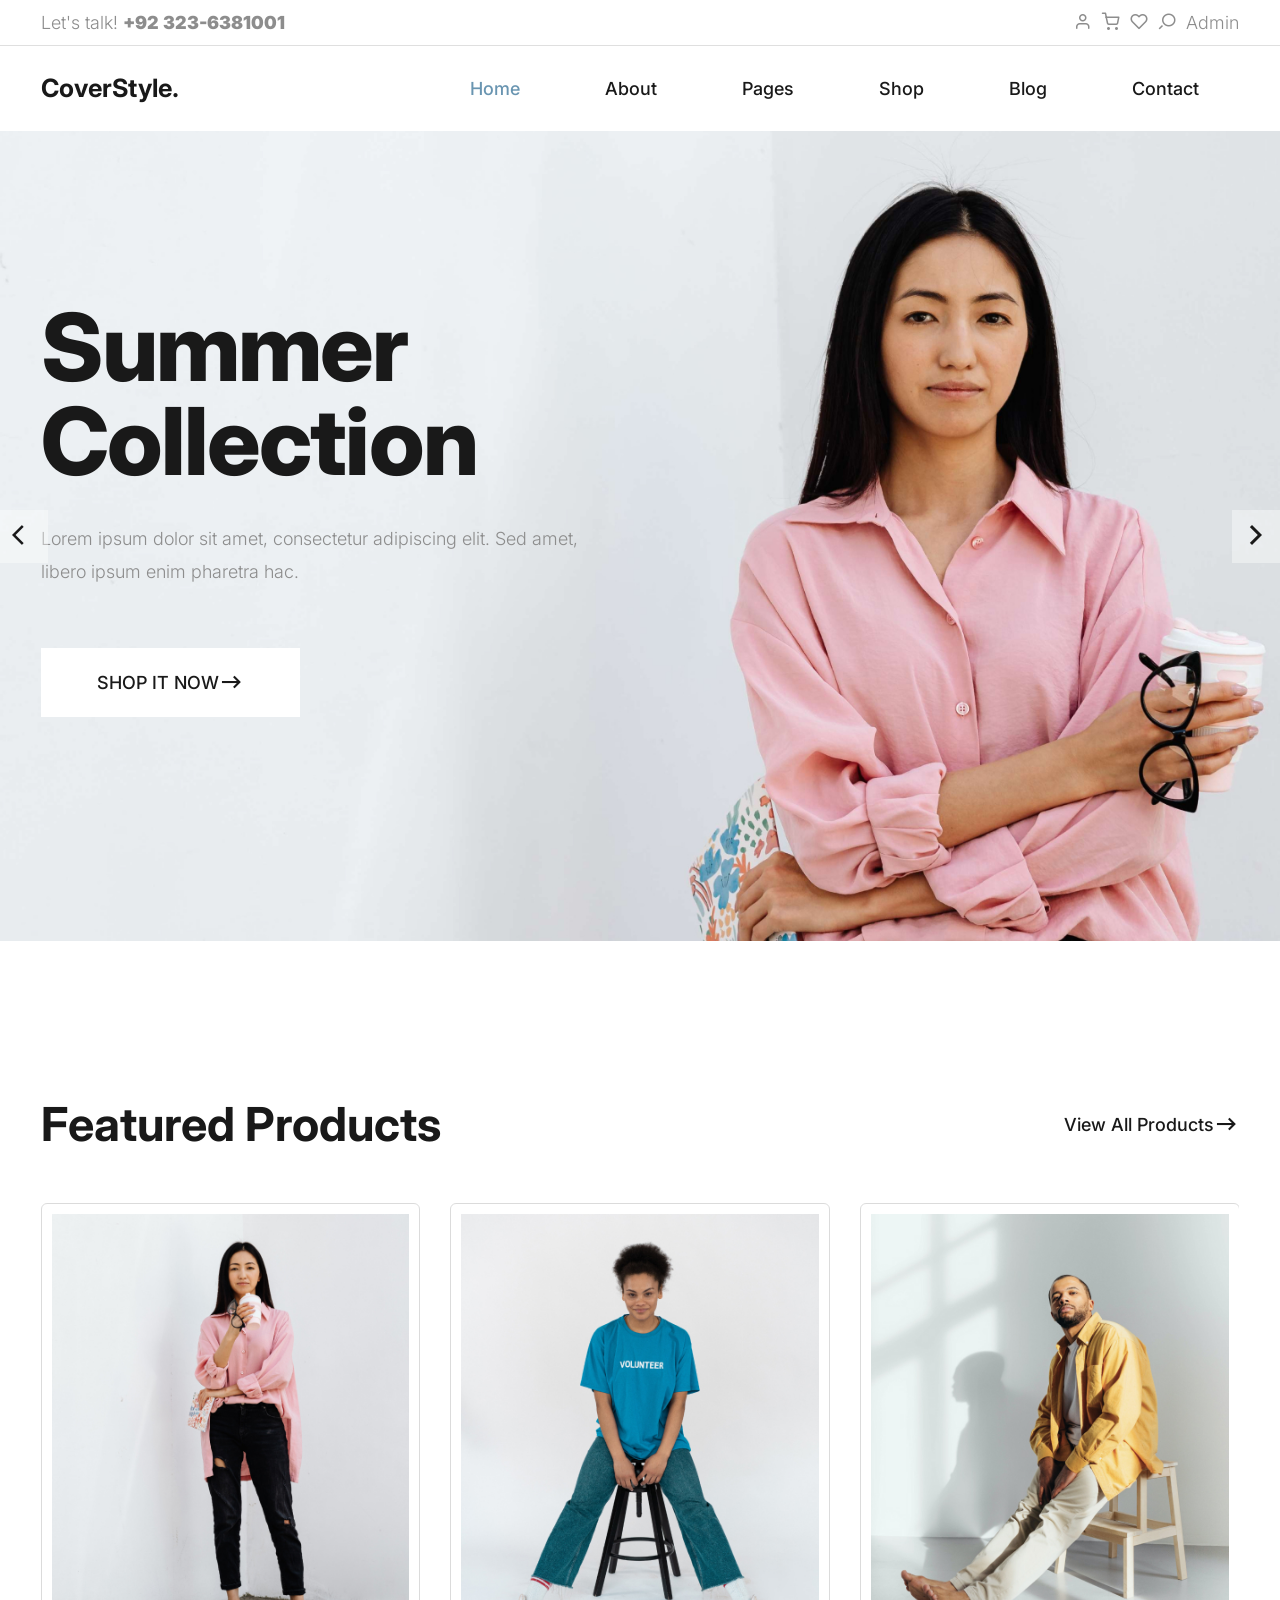
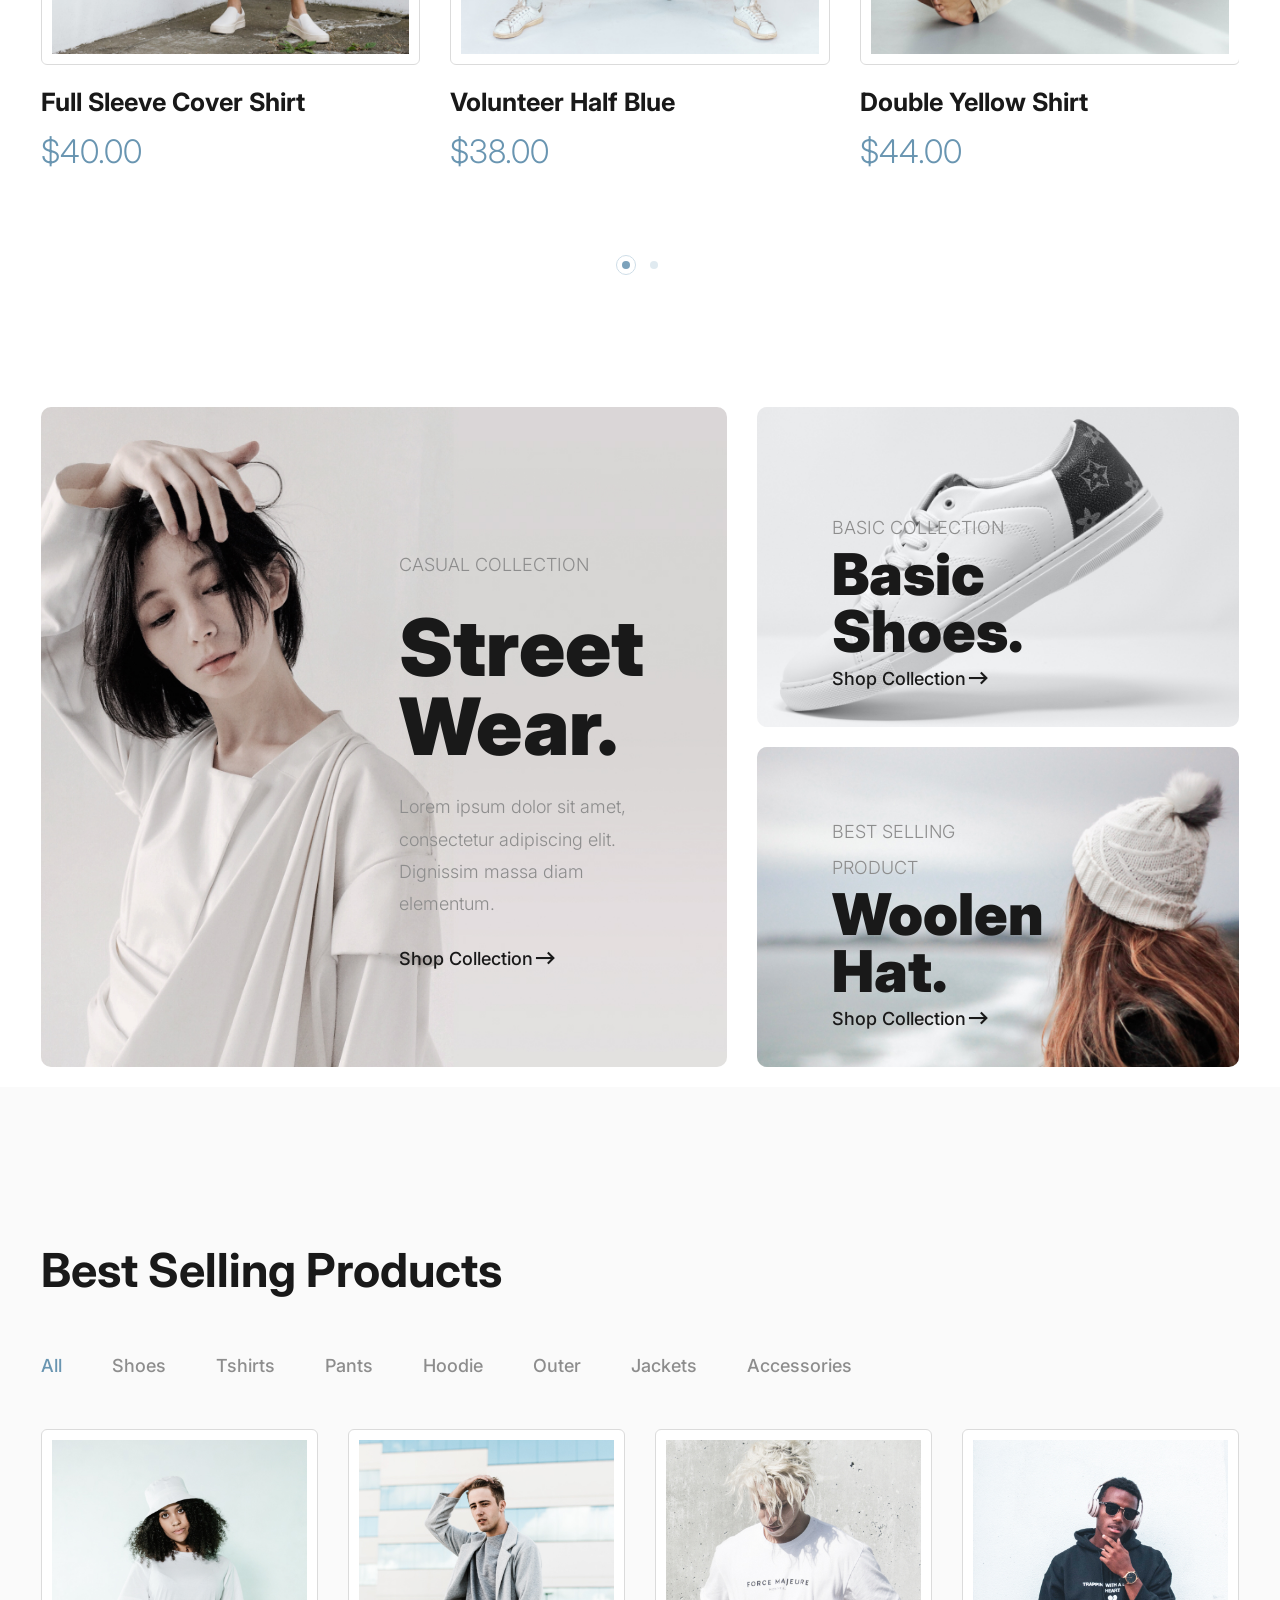
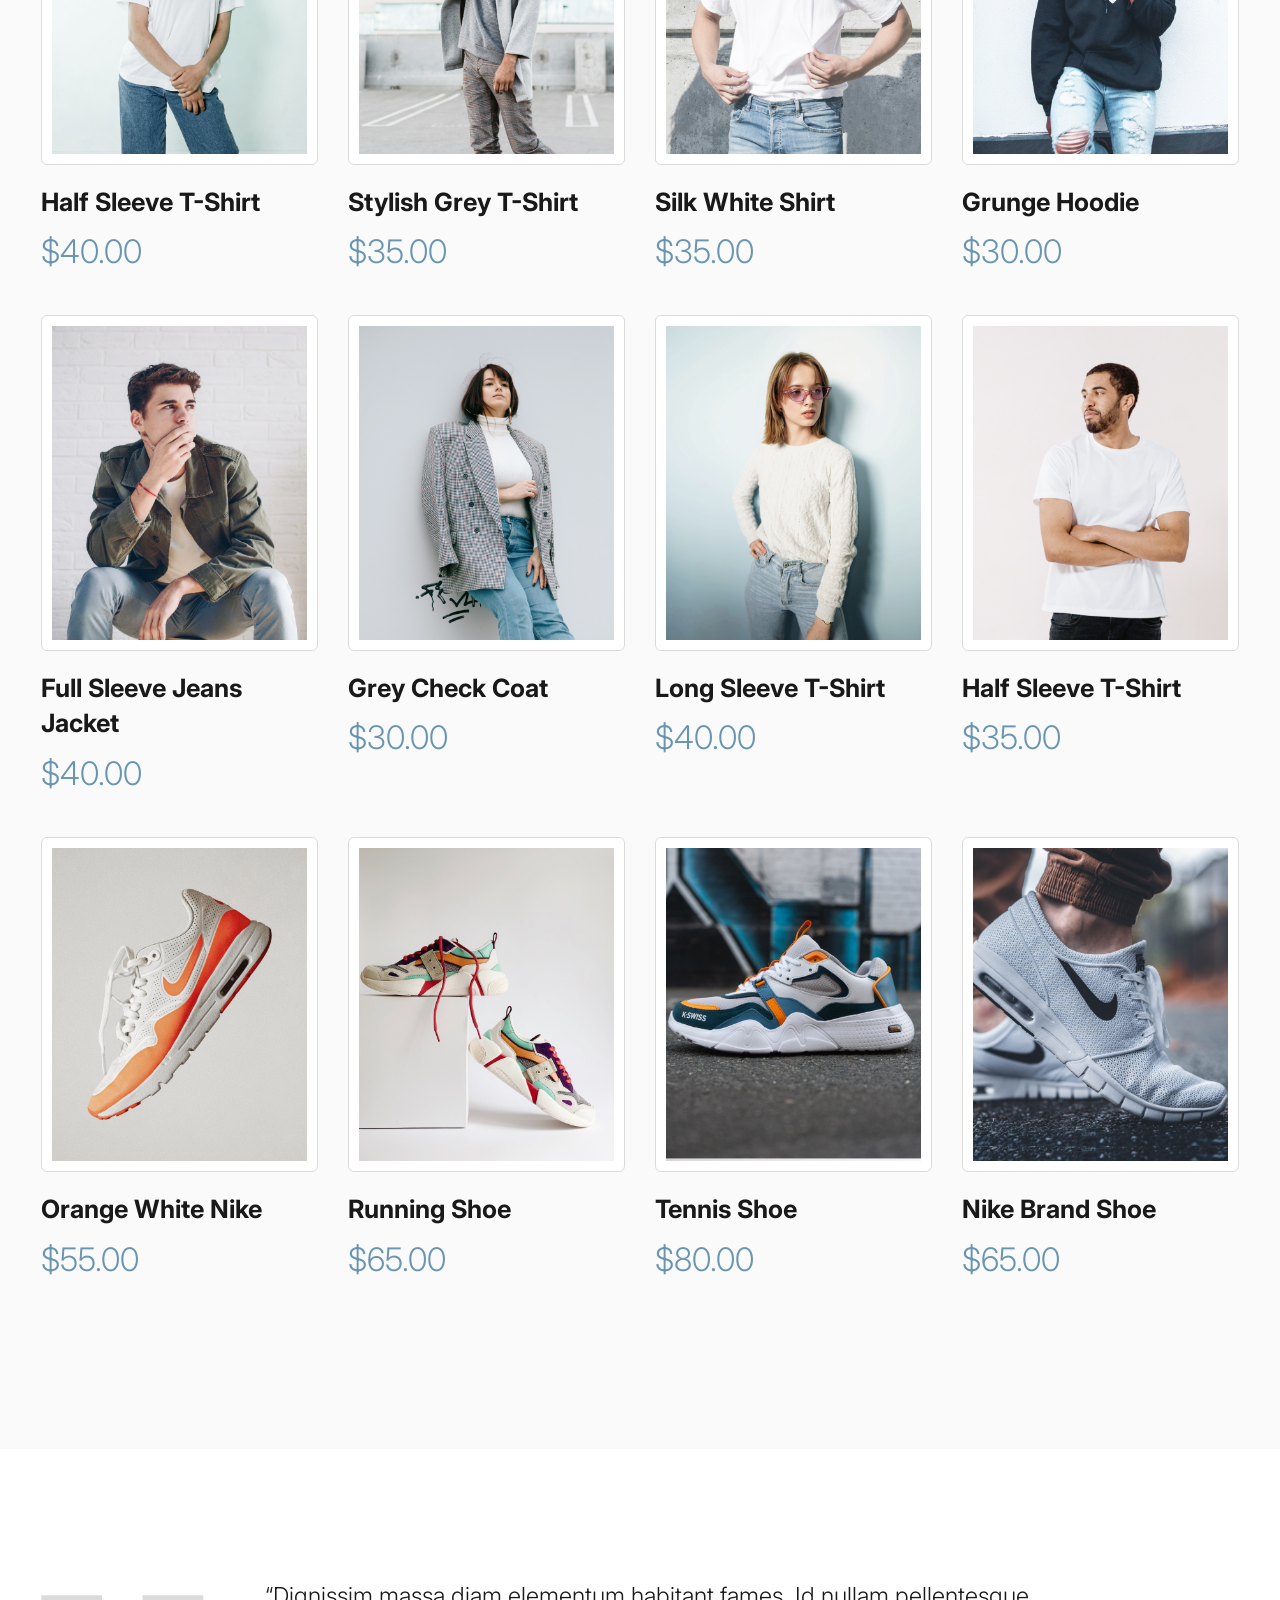
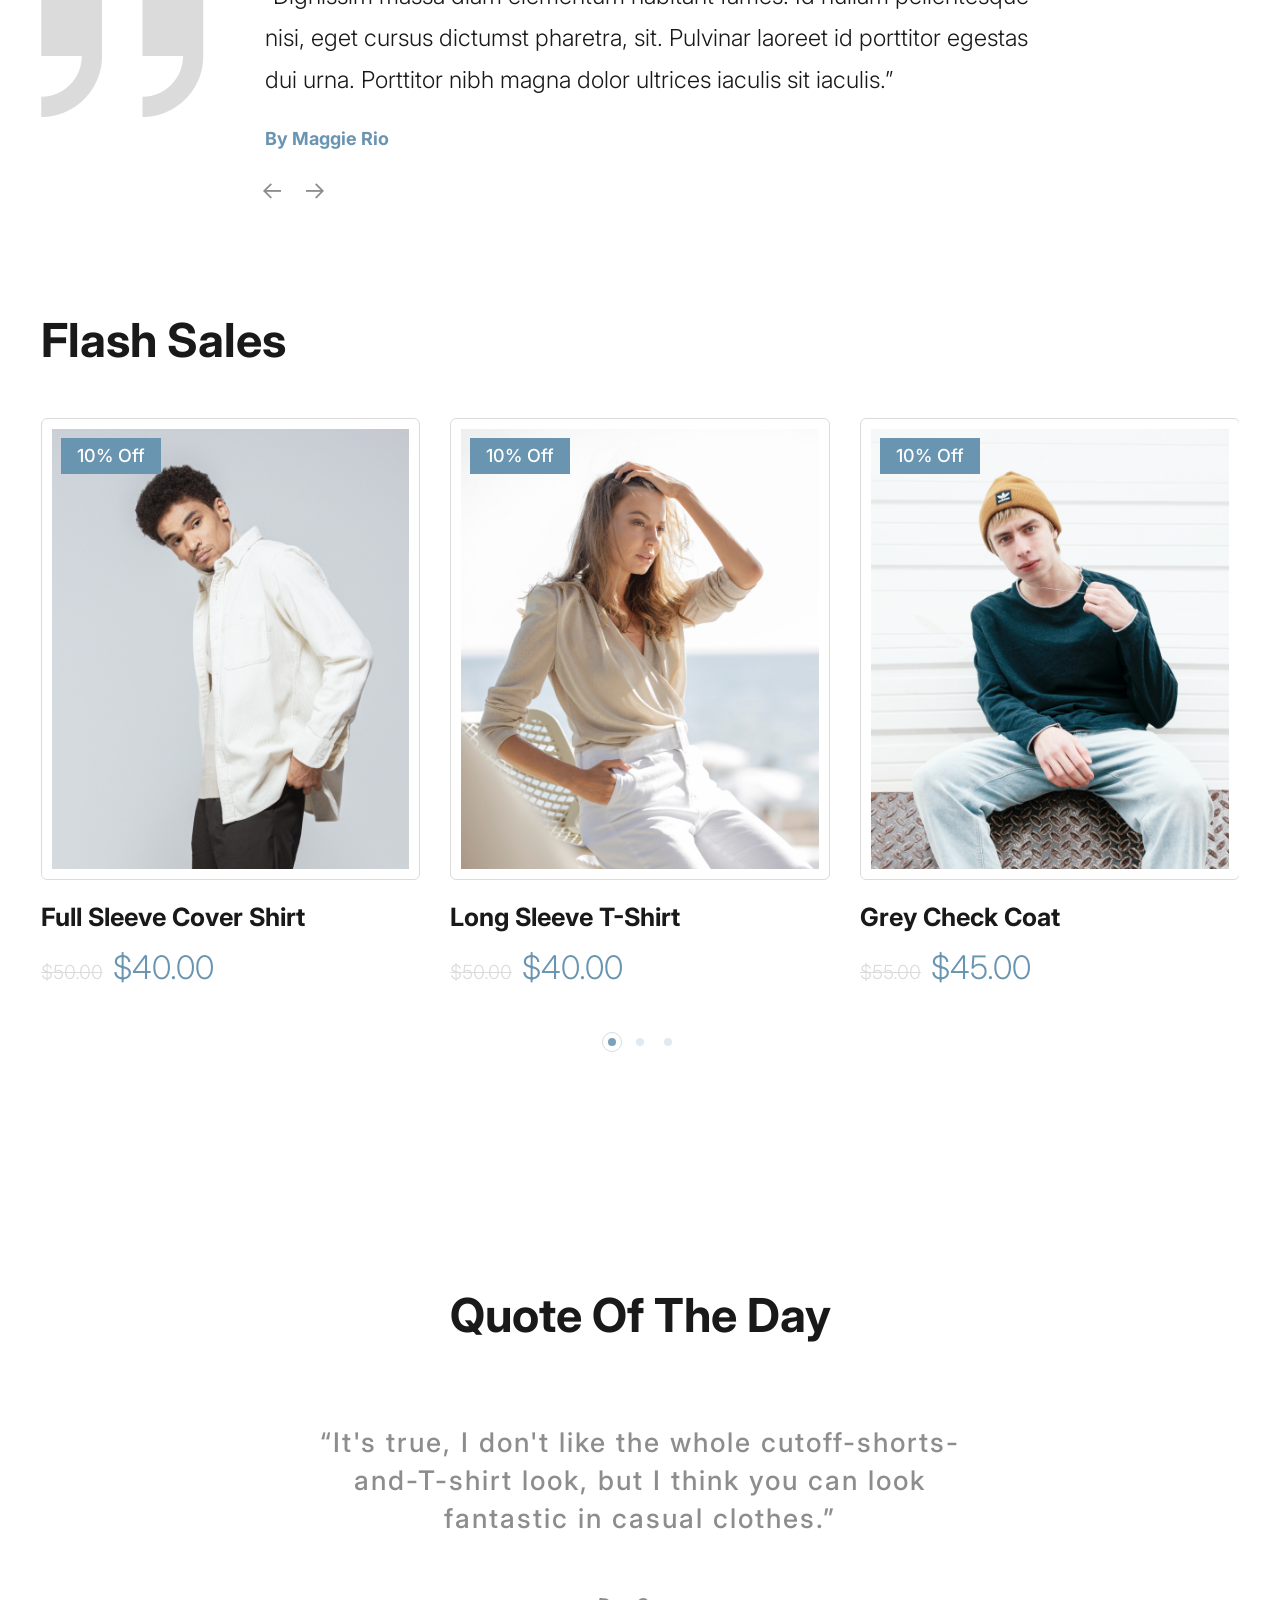
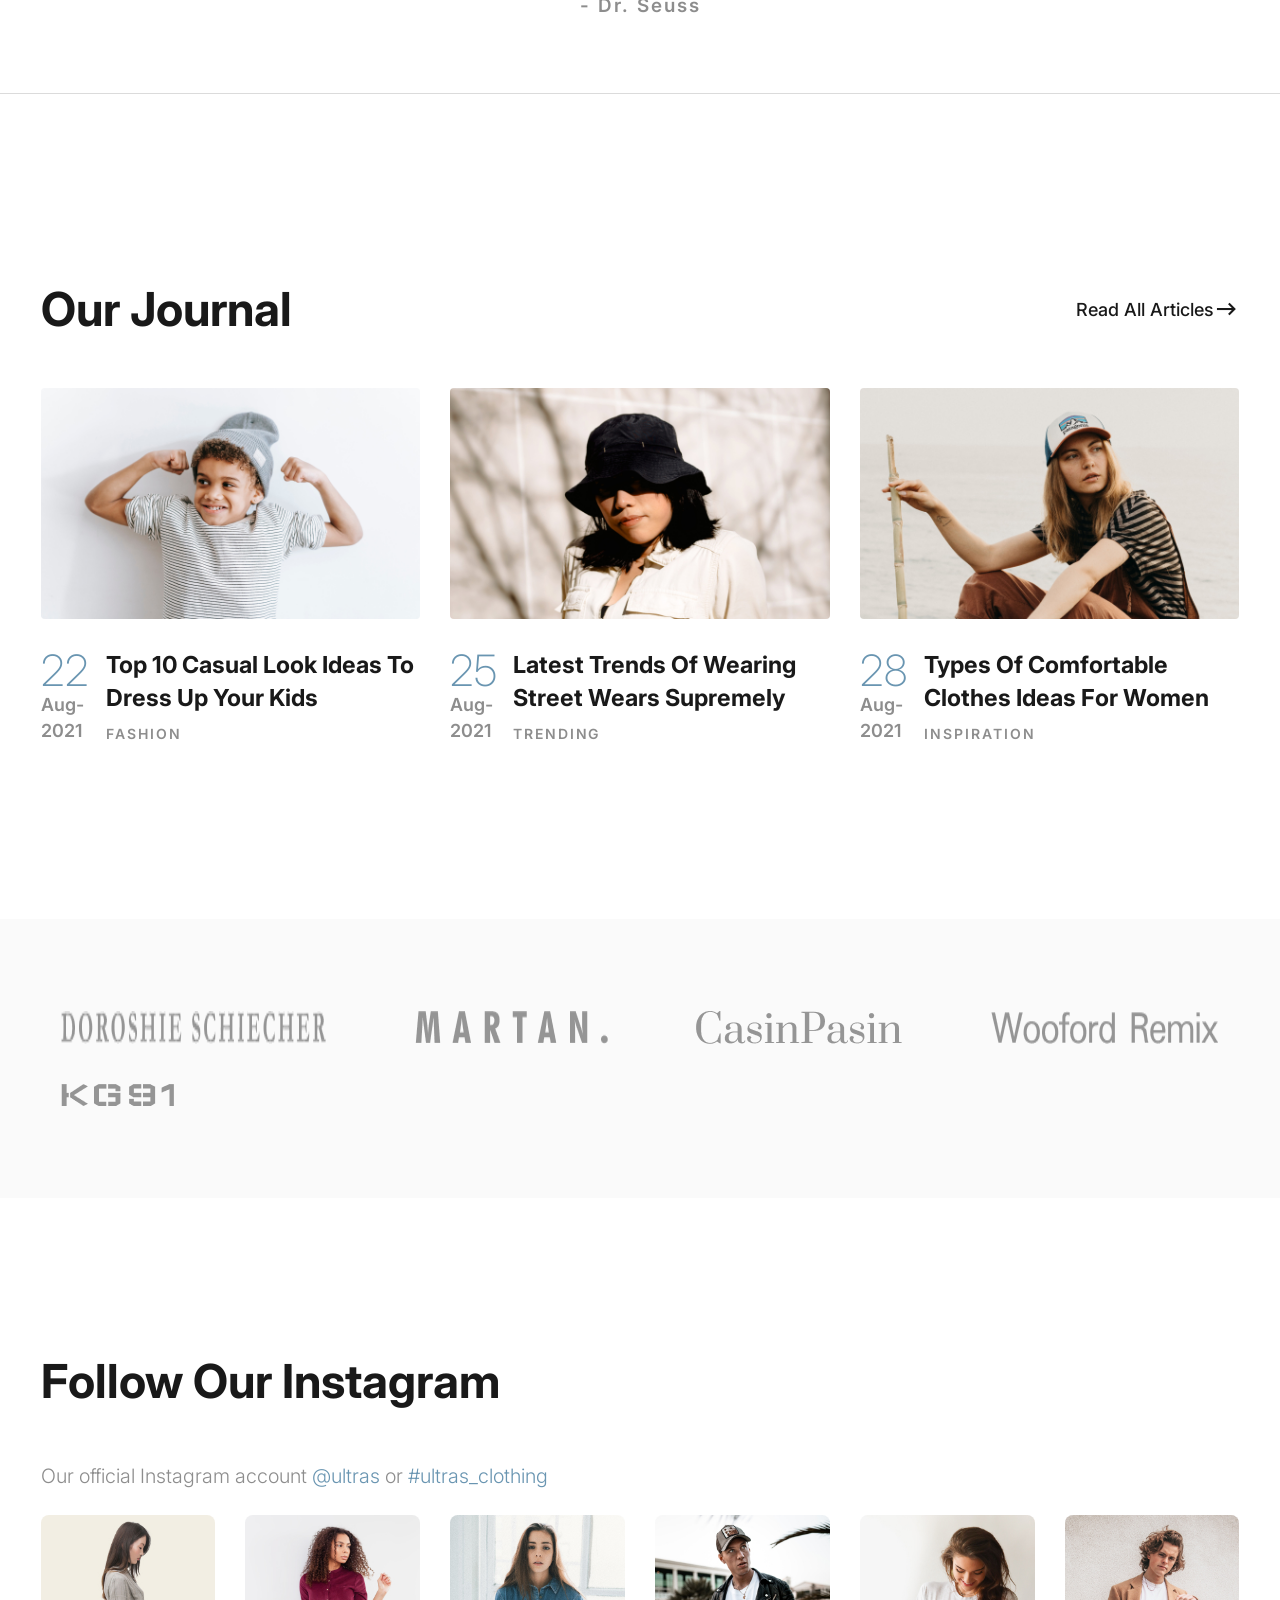
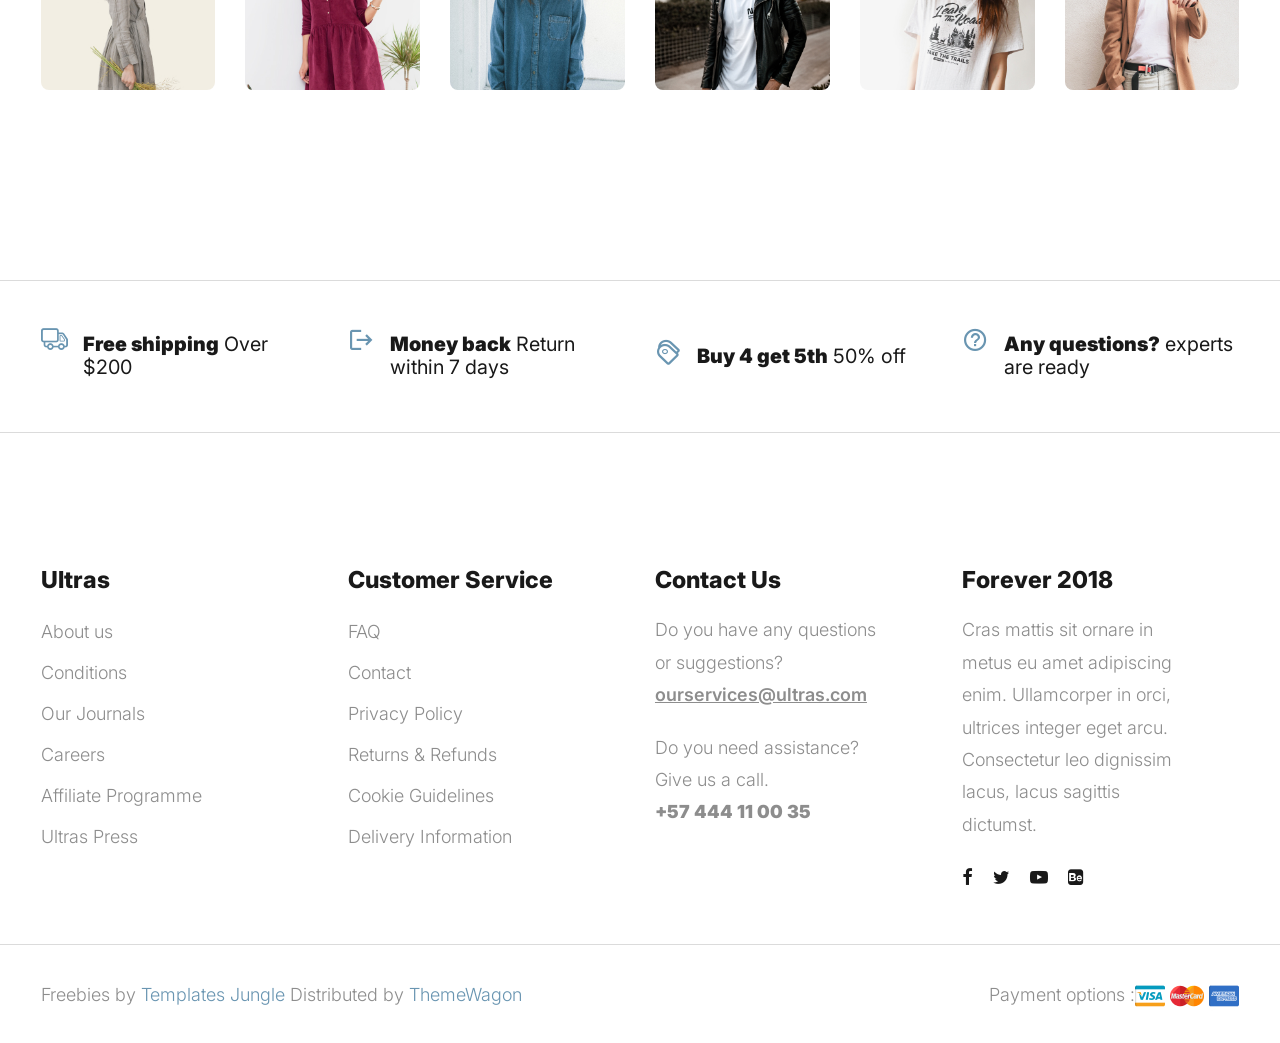
<file: index.html>
<!DOCTYPE html>
<html lang="en">
  <head>
    <title>CoverStyle</title>
    <meta charset="utf-8">
    <meta http-equiv="X-UA-Compatible" content="IE=edge">
    <meta name="viewport" content="width=device-width, initial-scale=1.0">
    <meta name="format-detection" content="telephone=no">
    <meta name="apple-mobile-web-app-capable" content="yes">
    <meta name="author" content="">
    <meta name="keywords" content="">
    <meta name="description" content="">
    <link rel="stylesheet" type="text/css" href="css/normalize.css">
    <link rel="stylesheet" type="text/css" href="icomoon/icomoon.css">
    <link rel="stylesheet" type="text/css" media="all" href="https://maxcdn.bootstrapcdn.com/font-awesome/4.7.0/css/font-awesome.min.css">
    <link rel="stylesheet" type="text/css" href="css/vendor.css">
    <link rel="stylesheet" type="text/css" href="style.css">
    <link rel="preconnect" href="https://fonts.googleapis.com">
    <link rel="preconnect" href="https://fonts.gstatic.com" crossorigin>
    <link href="https://fonts.googleapis.com/css2?family=Inter:wght@100;200;300;400;500;600;700;800;900&display=swap" rel="stylesheet">
    <!-- script
    ================================================== -->
    <script src="js/modernizr.js"></script>
  </head>
  <body>

    <div class="preloader-wrapper">
      <div class="preloader">
      </div>
    </div>

    <div class="search-popup">
      <div class="search-popup-container">

        <form role="search" method="get" class="search-form" action="">
          <input type="search" id="search-form" class="search-field" placeholder="Type and press enter" value="" name="s" />
          <button type="submit" class="search-submit"><a href="#"><i class="icon icon-search"></i></a></button>
        </form>

        <h5 class="cat-list-title">Browse Categories</h5>
        
        <ul class="cat-list">
          <li class="cat-list-item">
            <a href="shop.html" title="Men Jackets">Men Jackets</a>
          </li>
          <li class="cat-list-item">
            <a href="shop.html" title="Fashion">Fashion</a>
          </li>
          <li class="cat-list-item">
            <a href="shop.html" title="Casual Wears">Casual Wears</a>
          </li>
          <li class="cat-list-item">
            <a href="shop.html" title="Women">Women</a>
          </li>
          <li class="cat-list-item">
            <a href="shop.html" title="Trending">Trending</a>
          </li>
          <li class="cat-list-item">
            <a href="shop.html" title="Hoodie">Hoodie</a>
          </li>
          <li class="cat-list-item">
            <a href="shop.html" title="Kids">Kids</a>
          </li>
        </ul>
      </div>
    </div>
    <header id="header">
      <div id="header-wrap">
        <nav class="secondary-nav border-bottom">
          <div class="container">
            <div class="row d-flex align-items-center">
              <div class="col-md-4 header-contact">
                <p>Let's talk! <b>+92 323-6381001</b>
                </p>
              </div>
              <div class="col-md-4 shipping-purchase text-center">
                <p></p>
              </div>
              <div class="col-md-4 col-sm-12 user-items">
                <ul class="d-flex justify-content-end list-unstyled">
                  <li>
                    <a href="signin.php">
                      <i class="icon icon-user"></i>
                    </a>
                  </li>
                  <li>
                    <a href="cart.html">
                      <i class="icon icon-shopping-cart"></i>
                    </a>
                  </li>
                  <li>
                    <a href="wishlist.html">
                      <i class="icon icon-heart"></i>
                    </a>
                  </li>
                  <li class="user-items search-item pe-3">
                    <a href="#" class="search-button">
                      <i class="icon icon-search"></i>
                    </a>
                  </li>
                  <li>
                    <a href="./admin/signin.php">Admin</a>
                  </li>
                </ul>
              </div>
            </div>
          </div>
        </nav>
        <nav class="primary-nav p-100">
          <div class="container">
            <div class="row d-flex align-items-center">
              <div class="col-lg-2 col-md-2">
                <div class="main-logo">
                  <a href="index.html">
                   <h3>CoverStyle.</h3>
                                    </a>
                </div>
              </div>
              <div class="col-lg-10 col-md-10">
                <div class="navbar">

                  <div id="main-nav" class="stellarnav d-flex justify-content-end right">
                    <ul class="menu-list">

                      <li class="menu-item ">
                        <a href="index.html" class="item-anchor active d-flex align-item-center" data-effect="Home">Home</a>
                       
                      </li>

                      <li><a href="about.html" class="item-anchor" data-effect="About">About</a></li>

               

                      <li class="menu-item ">
                        <a href="#" class="item-anchor d-flex align-item-center" data-effect="Pages">Pages</a>
                        
                      </li>

                      <li><a href="shop.html" class="item-anchor" data-effect="About">Shop</a></li>

                      <li class="menu-item">
                        <a href="blog.html" class="item-anchor d-flex align-item-center" data-effect="Blog">Blog</a>
                        
                      </li>

                      <li><a href="contact.php" class="item-anchor" data-effect="Contact">Contact</a></li>

                    </ul>
                  </div>

                </div>
              </div>
            </div>
          </div>
        </nav>
      </div>
    </header>

    <section id="billboard" class="overflow-hidden">

      <button class="button-prev">
        <i class="icon icon-chevron-left"></i>
      </button>
      <button class="button-next">
        <i class="icon icon-chevron-right"></i>
      </button>
      <div class="swiper main-swiper">
        <div class="swiper-wrapper">
          <div class="swiper-slide" style="background-image: url('images/banner1.jpg');background-repeat: no-repeat;background-size: cover;background-position: center;">
            <div class="banner-content">
              <div class="container">
                <div class="row">
                  <div class="col-md-6">
                    <h2 class="banner-title">Summer Collection</h2>
                    <p>Lorem ipsum dolor sit amet, consectetur adipiscing elit. Sed amet, libero ipsum enim pharetra hac.</p>
                    <div class="btn-wrap">
                      <a href="shop.html" class="btn btn-light btn-medium d-flex align-items-center" tabindex="0">Shop it now <i class="icon icon-arrow-io"></i>
                      </a>
                    </div>
                  </div>
                </div>
              </div>
            </div>
          </div>
          <div class="swiper-slide" style="background-image: url('images/pexels-jmendezrf-1536619.jpg');background-repeat: no-repeat;background-size: cover;background-position: center;">
            <div class="banner-content">
              <div class="container">
                <div class="row">
                  <div class="col-md-6">
                    <h2 class="banner-title">Casual Collection</h2>
                    <p>Lorem ipsum dolor sit amet, consectetur adipiscing elit. </p>
                    <div class="btn-wrap">
                      <a href="shop.html" class="btn btn-light btn-light-arrow btn-medium d-flex align-items-center" tabindex="0">Shop it now <i class="icon icon-arrow-io"></i>
                      </a>
                    </div>
                  </div>
                </div>
              </div>
            </div>
          </div>
        </div>
      </div>
    </section>

    <section id="featured-products" class="product-store padding-large">
      <div class="container">
        <div class="section-header d-flex flex-wrap align-items-center justify-content-between">
          <h2 class="section-title">Featured Products</h2>            
          <div class="btn-wrap">
            <a href="shop.html" class="d-flex align-items-center">View all products <i class="icon icon icon-arrow-io"></i></a>
          </div>            
        </div>
        <div class="swiper product-swiper overflow-hidden">
          <div class="swiper-wrapper">
            <div class="swiper-slide">
              <div class="product-item">
                <div class="image-holder">
                  <img src="images/product-item1.jpg" alt="Books" class="product-image">
                </div>
                <div class="cart-concern">
                  <div class="cart-button d-flex justify-content-between align-items-center">
                    <button type="button" class="btn-wrap cart-link d-flex align-items-center">add to cart <i class="icon icon-arrow-io"></i>
                    </button>
                    <button type="button" class="view-btn tooltip
                        d-flex">
                      <i class="icon icon-screen-full"></i>
                      <span class="tooltip-text">Quick view</span>
                    </button>
                    <button type="button" class="wishlist-btn">
                      <i class="icon icon-heart"></i>
                    </button>
                  </div>
                </div>
                <div class="product-detail">
                  <h3 class="product-title">
                    <a href="single-product.html">Full sleeve cover shirt</a>
                  </h3>
                  <span class="item-price text-primary">$40.00</span>
                </div>
              </div>
            </div>
            <div class="swiper-slide">
              <div class="product-item">
                <div class="image-holder">
                  <img src="images/product-item2.jpg" alt="Books" class="product-image">
                </div>
                <div class="cart-concern">
                  <div class="cart-button d-flex justify-content-between align-items-center">
                    <button type="button" class="btn-wrap cart-link d-flex align-items-center">add to cart <i class="icon icon-arrow-io"></i>
                    </button>
                    <button type="button" class="view-btn tooltip
                        d-flex">
                      <i class="icon icon-screen-full"></i>
                      <span class="tooltip-text">Quick view</span>
                    </button>
                    <button type="button" class="wishlist-btn">
                      <i class="icon icon-heart"></i>
                    </button>
                  </div>
                </div>
                <div class="product-detail">
                  <h3 class="product-title">
                    <a href="single-product.html">Volunteer Half blue</a>
                  </h3>
                  <span class="item-price text-primary">$38.00</span>
                </div>
              </div>
            </div>
            <div class="swiper-slide">
              <div class="product-item">
                <div class="image-holder">
                  <img src="images/product-item3.jpg" alt="Books" class="product-image">
                </div>
                <div class="cart-concern">
                  <div class="cart-button d-flex justify-content-between align-items-center">
                    <button type="button" class="btn-wrap cart-link d-flex align-items-center">add to cart <i class="icon icon-arrow-io"></i>
                    </button>
                    <button type="button" class="view-btn tooltip
                        d-flex">
                      <i class="icon icon-screen-full"></i>
                      <span class="tooltip-text">Quick view</span>
                    </button>
                    <button type="button" class="wishlist-btn">
                      <i class="icon icon-heart"></i>
                    </button>
                  </div>
                </div>
                <div class="product-detail">
                  <h3 class="product-title">
                    <a href="single-product.html">Double yellow shirt</a>
                  </h3>
                  <span class="item-price text-primary">$44.00</span>
                </div>
              </div>
            </div>
            <div class="swiper-slide">
              <div class="product-item">
                <div class="image-holder">
                  <img src="images/product-item4.jpg" alt="Books" class="product-image">
                </div>
                <div class="cart-concern">
                  <div class="cart-button d-flex justify-content-between align-items-center">
                    <button type="button" class="btn-wrap cart-link d-flex align-items-center">add to cart <i class="icon icon-arrow-io"></i>
                    </button>
                    <button type="button" class="view-btn tooltip
                        d-flex">
                      <i class="icon icon-screen-full"></i>
                      <span class="tooltip-text">Quick view</span>
                    </button>
                    <button type="button" class="wishlist-btn">
                      <i class="icon icon-heart"></i>
                    </button>
                  </div>
                </div>
                <div class="product-detail">
                  <h3 class="product-title">
                    <a href="single-product.html">Long belly grey pant</a>
                  </h3>
                  <span class="item-price text-primary">$33.00</span>
                </div>
              </div>
            </div>
          </div>
        </div>
        <div class="swiper-pagination"></div>
      </div>
    </section>

    <section id="latest-collection">
      <div class="container">
        <div class="product-collection row">
          <div class="col-lg-7 col-md-12 left-content">
            <div class="collection-item">
              <div class="products-thumb">
                <img src="images/collection-item1.jpg" alt="collection item" class="large-image image-rounded">
              </div>
              <div class="col-lg-6 col-md-6 col-sm-6 product-entry">
                <div class="categories">casual collection</div>
                <h3 class="item-title">street wear.</h3>
                <p>Lorem ipsum dolor sit amet, consectetur adipiscing elit. Dignissim massa diam elementum.</p>
                <div class="btn-wrap">
                  <a href="shop.html" class="d-flex align-items-center">shop collection <i class="icon icon-arrow-io"></i>
                  </a>
                </div>
              </div>
            </div>
          </div>
          <div class="col-lg-5 col-md-12 right-content flex-wrap">
            <div class="collection-item top-item">
              <div class="products-thumb">
                <img src="images/collection-item2.jpg" alt="collection item" class="small-image image-rounded">
              </div>
              <div class="col-md-6 product-entry">
                <div class="categories">Basic Collection</div>
                <h3 class="item-title">Basic shoes.</h3>
                <div class="btn-wrap">
                  <a href="shop.html" class="d-flex align-items-center">shop collection <i class="icon icon-arrow-io"></i>
                  </a>
                </div>
              </div>
            </div>
            <div class="collection-item bottom-item">
              <div class="products-thumb">
                <img src="images/collection-item3.jpg" alt="collection item" class="small-image image-rounded">
              </div>
              <div class="col-md-6 product-entry">
                <div class="categories">Best Selling Product</div>
                <h3 class="item-title">woolen hat.</h3>
                <div class="btn-wrap">
                  <a href="shop.html" class="d-flex align-items-center">shop collection <i class="icon icon-arrow-io"></i>
                  </a>
                </div>
              </div>
            </div>
          </div>
        </div>
      </div>
    </section>



    

    
    <section id="selling-products" class="product-store bg-light-grey padding-large">
      <div class="container">
        <div class="section-header">
          <h2 class="section-title">Best selling products</h2>
        </div>
        <ul class="tabs list-unstyled">
          <li data-tab-target="#all" class="active tab">All</li>
          <li data-tab-target="#shoes" class="tab">Shoes</li>
          <li data-tab-target="#tshirts" class="tab">Tshirts</li>
          <li data-tab-target="#pants" class="tab">Pants</li>
          <li data-tab-target="#hoodie" class="tab">Hoodie</li>
          <li data-tab-target="#outer" class="tab">Outer</li>
          <li data-tab-target="#jackets" class="tab">Jackets</li>
          <li data-tab-target="#accessories" class="tab">Accessories</li>
        </ul>
        <div class="tab-content">
          <div id="all" data-tab-content class="active">
            <div class="row d-flex flex-wrap">
              <div class="product-item col-lg-3 col-md-6 col-sm-6">
                <div class="image-holder">
                  <img src="images/selling-products1.jpg" alt="Books" class="product-image">
                </div>
                <div class="cart-concern">
                  <div class="cart-button d-flex justify-content-between align-items-center">
                    <button type="button" class="btn-wrap cart-link d-flex align-items-center">add to cart <i class="icon icon-arrow-io"></i>
                    </button>
                    <button type="button" class="view-btn tooltip
                        d-flex">
                      <i class="icon icon-screen-full"></i>
                      <span class="tooltip-text">Quick view</span>
                    </button>
                    <button type="button" class="wishlist-btn">
                      <i class="icon icon-heart"></i>
                    </button>
                  </div>
                </div>
                <div class="product-detail">
                  <h3 class="product-title">
                    <a href="single-product.html">Half sleeve T-shirt</a>
                  </h3>
                  <div class="item-price text-primary">$40.00</div>
                </div>
              </div>
              <div class="product-item col-lg-3 col-md-6 col-sm-6">
                <div class="image-holder">
                  <img src="images/selling-products2.jpg" alt="Books" class="product-image">
                </div>
                <div class="cart-concern">
                  <div class="cart-button d-flex justify-content-between align-items-center">
                    <button type="button" class="btn-wrap cart-link d-flex align-items-center">add to cart <i class="icon icon-arrow-io"></i>
                    </button>
                    <button type="button" class="view-btn tooltip
                        d-flex">
                      <i class="icon icon-screen-full"></i>
                      <span class="tooltip-text">Quick view</span>
                    </button>
                    <button type="button" class="wishlist-btn">
                      <i class="icon icon-heart"></i>
                    </button>
                  </div>
                </div>
                <div class="product-detail">
                  <h3 class="product-title">
                    <a href="single-product.html">Stylish Grey T-shirt</a>
                  </h3>
                  <div class="item-price text-primary">$35.00</div>
                </div>
              </div>
              <div class="product-item col-lg-3 col-md-6 col-sm-6">
                <div class="image-holder">
                  <img src="images/selling-products3.jpg" alt="Books" class="product-image">
                </div>
                <div class="cart-concern">
                  <div class="cart-button d-flex justify-content-between align-items-center">
                    <button type="button" class="btn-wrap cart-link d-flex align-items-center">add to cart <i class="icon icon-arrow-io"></i>
                    </button>
                    <button type="button" class="view-btn tooltip
                        d-flex">
                      <i class="icon icon-screen-full"></i>
                      <span class="tooltip-text">Quick view</span>
                    </button>
                    <button type="button" class="wishlist-btn">
                      <i class="icon icon-heart"></i>
                    </button>
                  </div>
                </div>
                <div class="product-detail">
                  <h3 class="product-title">
                    <a href="single-product.html">Silk White Shirt</a>
                  </h3>
                  <div class="item-price text-primary">$35.00</div>
                </div>
              </div>
              <div class="product-item col-lg-3 col-md-6 col-sm-6">
                <div class="image-holder">
                  <img src="images/selling-products4.jpg" alt="Books" class="product-image">
                </div>
                <div class="cart-concern">
                  <div class="cart-button d-flex justify-content-between align-items-center">
                    <button type="button" class="btn-wrap cart-link d-flex align-items-center">add to cart <i class="icon icon-arrow-io"></i>
                    </button>
                    <button type="button" class="view-btn tooltip
                        d-flex">
                      <i class="icon icon-screen-full"></i>
                      <span class="tooltip-text">Quick view</span>
                    </button>
                    <button type="button" class="wishlist-btn">
                      <i class="icon icon-heart"></i>
                    </button>
                  </div>
                </div>
                <div class="product-detail">
                  <h3 class="product-title">
                    <a href="single-product.html">Grunge Hoodie</a>
                  </h3>
                  <div class="item-price text-primary">$30.00</div>
                </div>
              </div>
              <div class="product-item col-lg-3 col-md-6 col-sm-6">
                <div class="image-holder">
                  <img src="images/selling-products5.jpg" alt="Books" class="product-image">
                </div>
                <div class="cart-concern">
                  <div class="cart-button d-flex justify-content-between align-items-center">
                    <button type="button" class="btn-wrap cart-link d-flex align-items-center">add to cart <i class="icon icon-arrow-io"></i>
                    </button>
                    <button type="button" class="view-btn tooltip
                        d-flex">
                      <i class="icon icon-screen-full"></i>
                      <span class="tooltip-text">Quick view</span>
                    </button>
                    <button type="button" class="wishlist-btn">
                      <i class="icon icon-heart"></i>
                    </button>
                  </div>
                </div>
                <div class="product-detail">
                  <h3 class="product-title">
                    <a href="single-product.html">Full sleeve Jeans jacket</a>
                  </h3>
                  <div class="item-price text-primary">$40.00</div>
                </div>
              </div>
              <div class="product-item col-lg-3 col-md-6 col-sm-6">
                <div class="image-holder">
                  <img src="images/selling-products6.jpg" alt="Books" class="product-image">
                </div>
                <div class="cart-concern">
                  <div class="cart-button d-flex justify-content-between align-items-center">
                    <button type="button" class="btn-wrap cart-link d-flex align-items-center">add to cart <i class="icon icon-arrow-io"></i>
                    </button>
                    <button type="button" class="view-btn tooltip
                        d-flex">
                      <i class="icon icon-screen-full"></i>
                      <span class="tooltip-text">Quick view</span>
                    </button>
                    <button type="button" class="wishlist-btn">
                      <i class="icon icon-heart"></i>
                    </button>
                  </div>
                </div>
                <div class="product-detail">
                  <h3 class="product-title">
                    <a href="single-product.html">Grey Check Coat</a>
                  </h3>
                  <div class="item-price text-primary">$30.00</div>
                </div>
              </div>
              <div class="product-item col-lg-3 col-md-6 col-sm-6">
                <div class="image-holder">
                  <img src="images/selling-products7.jpg" alt="Books" class="product-image">
                </div>
                <div class="cart-concern">
                  <div class="cart-button d-flex justify-content-between align-items-center">
                    <button type="button" class="btn-wrap cart-link d-flex align-items-center">add to cart <i class="icon icon-arrow-io"></i>
                    </button>
                    <button type="button" class="view-btn tooltip
                        d-flex">
                      <i class="icon icon-screen-full"></i>
                      <span class="tooltip-text">Quick view</span>
                    </button>
                    <button type="button" class="wishlist-btn">
                      <i class="icon icon-heart"></i>
                    </button>
                  </div>
                </div>
                <div class="product-detail">
                  <h3 class="product-title">
                    <a href="single-product.html">Long Sleeve T-shirt</a>
                  </h3>
                  <div class="item-price text-primary">$40.00</div>
                </div>
              </div>
              <div class="product-item col-lg-3 col-md-6 col-sm-6">
                <div class="image-holder">
                  <img src="images/selling-products8.jpg" alt="Books" class="product-image">
                </div>
                <div class="cart-concern">
                  <div class="cart-button d-flex justify-content-between align-items-center">
                    <button type="button" class="btn-wrap cart-link d-flex align-items-center">add to cart <i class="icon icon-arrow-io"></i>
                    </button>
                    <button type="button" class="view-btn tooltip
                        d-flex">
                      <i class="icon icon-screen-full"></i>
                      <span class="tooltip-text">Quick view</span>
                    </button>
                    <button type="button" class="wishlist-btn">
                      <i class="icon icon-heart"></i>
                    </button>
                  </div>
                </div>
                <div class="product-detail">
                  <h3 class="product-title">
                    <a href="single-product.html">Half Sleeve T-shirt</a>
                  </h3>
                  <div class="item-price text-primary">$35.00</div>
                </div>
              </div>
              <div class="product-item col-lg-3 col-md-6 col-sm-6">
                <div class="image-holder">
                  <img src="images/selling-products13.jpg" alt="Books" class="product-image">
                </div>
                <div class="cart-concern">
                  <div class="cart-button d-flex justify-content-between align-items-center">
                    <button type="button" class="btn-wrap cart-link d-flex align-items-center">add to cart <i class="icon icon-arrow-io"></i>
                    </button>
                    <button type="button" class="view-btn tooltip
                        d-flex">
                      <i class="icon icon-screen-full"></i>
                      <span class="tooltip-text">Quick view</span>
                    </button>
                    <button type="button" class="wishlist-btn">
                      <i class="icon icon-heart"></i>
                    </button>
                  </div>
                </div>
                <div class="product-detail">
                  <h3 class="product-title">
                    <a href="single-product.html">Orange white Nike</a>
                  </h3>
                  <div class="item-price text-primary">$55.00</div>
                </div>
              </div>
              <div class="product-item col-lg-3 col-md-6 col-sm-6">
                <div class="image-holder">
                  <img src="images/selling-products14.jpg" alt="Books" class="product-image">
                </div>
                <div class="cart-concern">
                  <div class="cart-button d-flex justify-content-between align-items-center">
                    <button type="button" class="btn-wrap cart-link d-flex align-items-center">add to cart <i class="icon icon-arrow-io"></i>
                    </button>
                    <button type="button" class="view-btn tooltip
                        d-flex">
                      <i class="icon icon-screen-full"></i>
                      <span class="tooltip-text">Quick view</span>
                    </button>
                    <button type="button" class="wishlist-btn">
                      <i class="icon icon-heart"></i>
                    </button>
                  </div>
                </div>
                <div class="product-detail">
                  <h3 class="product-title">
                    <a href="single-product.html">Running Shoe</a>
                  </h3>
                  <div class="item-price text-primary">$65.00</div>
                </div>
              </div>
              <div class="product-item col-lg-3 col-md-6 col-sm-6">
                <div class="image-holder">
                  <img src="images/selling-products15.jpg" alt="Books" class="product-image">
                </div>
                <div class="cart-concern">
                  <div class="cart-button d-flex justify-content-between align-items-center">
                    <button type="button" class="btn-wrap cart-link d-flex align-items-center">add to cart <i class="icon icon-arrow-io"></i>
                    </button>
                    <button type="button" class="view-btn tooltip
                        d-flex">
                      <i class="icon icon-screen-full"></i>
                      <span class="tooltip-text">Quick view</span>
                    </button>
                    <button type="button" class="wishlist-btn">
                      <i class="icon icon-heart"></i>
                    </button>
                  </div>
                </div>
                <div class="product-detail">
                  <h3 class="product-title">
                    <a href="single-product.html">Tennis Shoe</a>
                  </h3>
                  <div class="item-price text-primary">$80.00</div>
                </div>
              </div>
              <div class="product-item col-lg-3 col-md-6 col-sm-6">
                <div class="image-holder">
                  <img src="images/selling-products16.jpg" alt="Books" class="product-image">
                </div>
                <div class="cart-concern">
                  <div class="cart-button d-flex justify-content-between align-items-center">
                    <button type="button" class="btn-wrap cart-link d-flex align-items-center">add to cart <i class="icon icon-arrow-io"></i>
                    </button>
                    <button type="button" class="view-btn tooltip
                        d-flex">
                      <i class="icon icon-screen-full"></i>
                      <span class="tooltip-text">Quick view</span>
                    </button>
                    <button type="button" class="wishlist-btn">
                      <i class="icon icon-heart"></i>
                    </button>
                  </div>
                </div>
                <div class="product-detail">
                  <h3 class="product-title">
                    <a href="single-product.html">Nike Brand Shoe</a>
                  </h3>
                  <div class="item-price text-primary">$65.00</div>
                </div>
              </div>
            </div>
          </div>
          <div id="shoes" data-tab-content>
            <div class="row d-flex flex-wrap">
              <div class="product-item col-lg-3 col-md-6 col-sm-6">
                <div class="image-holder">
                  <img src="images/selling-products13.jpg" alt="Books" class="product-image">
                </div>
                <div class="cart-concern">
                  <div class="cart-button d-flex justify-content-between align-items-center">
                    <button type="button" class="btn-wrap cart-link d-flex align-items-center">add to cart <i class="icon icon-arrow-io"></i>
                    </button>
                    <button type="button" class="view-btn tooltip
                        d-flex">
                      <i class="icon icon-screen-full"></i>
                      <span class="tooltip-text">Quick view</span>
                    </button>
                    <button type="button" class="wishlist-btn">
                      <i class="icon icon-heart"></i>
                    </button>
                  </div>
                </div>
                <div class="product-detail">
                  <h3 class="product-title">
                    <a href="single-product.html">Orange white Nike</a>
                  </h3>
                  <div class="item-price text-primary">$55.00</div>
                </div>
              </div>
              <div class="product-item col-lg-3 col-md-6 col-sm-6">
                <div class="image-holder">
                  <img src="images/selling-products14.jpg" alt="Books" class="product-image">
                </div>
                <div class="cart-concern">
                  <div class="cart-button d-flex justify-content-between align-items-center">
                    <button type="button" class="btn-wrap cart-link d-flex align-items-center">add to cart <i class="icon icon-arrow-io"></i>
                    </button>
                    <button type="button" class="view-btn tooltip
                        d-flex">
                      <i class="icon icon-screen-full"></i>
                      <span class="tooltip-text">Quick view</span>
                    </button>
                    <button type="button" class="wishlist-btn">
                      <i class="icon icon-heart"></i>
                    </button>
                  </div>
                </div>
                <div class="product-detail">
                  <h3 class="product-title">
                    <a href="single-product.html">Running Shoe</a>
                  </h3>
                  <div class="item-price text-primary">$65.00</div>
                </div>
              </div>
              <div class="product-item col-lg-3 col-md-6 col-sm-6">
                <div class="image-holder">
                  <img src="images/selling-products15.jpg" alt="Books" class="product-image">
                </div>
                <div class="cart-concern">
                  <div class="cart-button d-flex justify-content-between align-items-center">
                    <button type="button" class="btn-wrap cart-link d-flex align-items-center">add to cart <i class="icon icon-arrow-io"></i>
                    </button>
                    <button type="button" class="view-btn tooltip
                        d-flex">
                      <i class="icon icon-screen-full"></i>
                      <span class="tooltip-text">Quick view</span>
                    </button>
                    <button type="button" class="wishlist-btn">
                      <i class="icon icon-heart"></i>
                    </button>
                  </div>
                </div>
                <div class="product-detail">
                  <h3 class="product-title">
                    <a href="single-product.html">Tennis Shoe</a>
                  </h3>
                  <div class="item-price text-primary">$80.00</div>
                </div>
              </div>
              <div class="product-item col-lg-3 col-md-6 col-sm-6">
                <div class="image-holder">
                  <img src="images/selling-products16.jpg" alt="Books" class="product-image">
                </div>
                <div class="cart-concern">
                  <div class="cart-button d-flex justify-content-between align-items-center">
                    <button type="button" class="btn-wrap cart-link d-flex align-items-center">add to cart <i class="icon icon-arrow-io"></i>
                    </button>
                    <button type="button" class="view-btn tooltip
                        d-flex">
                      <i class="icon icon-screen-full"></i>
                      <span class="tooltip-text">Quick view</span>
                    </button>
                    <button type="button" class="wishlist-btn">
                      <i class="icon icon-heart"></i>
                    </button>
                  </div>
                </div>
                <div class="product-detail">
                  <h3 class="product-title">
                    <a href="single-product.html">Nike Brand Shoe</a>
                  </h3>
                  <div class="item-price text-primary">$65.00</div>
                </div>
              </div>
            </div>
          </div>
          <div id="tshirts" data-tab-content>
            <div class="row d-flex flex-wrap">
              <div class="product-item col-lg-3 col-md-6 col-sm-6">
                <div class="image-holder">
                  <img src="images/selling-products3.jpg" alt="Books" class="product-image">
                </div>
                <div class="cart-concern">
                  <div class="cart-button d-flex justify-content-between align-items-center">
                    <button type="button" class="btn-wrap cart-link d-flex align-items-center">add to cart <i class="icon icon-arrow-io"></i>
                    </button>
                    <button type="button" class="view-btn tooltip
                        d-flex">
                      <i class="icon icon-screen-full"></i>
                      <span class="tooltip-text">Quick view</span>
                    </button>
                    <button type="button" class="wishlist-btn">
                      <i class="icon icon-heart"></i>
                    </button>
                  </div>
                </div>
                <div class="product-detail">
                  <h3 class="product-title">
                    <a href="single-product.html">Silk White Shirt</a>
                  </h3>
                  <div class="item-price text-primary">$35.00</div>
                </div>
              </div>
              <div class="product-item col-lg-3 col-md-6 col-sm-6">
                <div class="image-holder">
                  <img src="images/selling-products8.jpg" alt="Books" class="product-image">
                </div>
                <div class="cart-concern">
                  <div class="cart-button d-flex justify-content-between align-items-center">
                    <button type="button" class="btn-wrap cart-link d-flex align-items-center">add to cart <i class="icon icon-arrow-io"></i>
                    </button>
                    <button type="button" class="view-btn tooltip
                        d-flex">
                      <i class="icon icon-screen-full"></i>
                      <span class="tooltip-text">Quick view</span>
                    </button>
                    <button type="button" class="wishlist-btn">
                      <i class="icon icon-heart"></i>
                    </button>
                  </div>
                </div>
                <div class="product-detail">
                  <h3 class="product-title">
                    <a href="single-product.html">White Half T-shirt</a>
                  </h3>
                  <div class="item-price text-primary">$30.00</div>
                </div>
              </div>
              <div class="product-item col-lg-3 col-md-6 col-sm-6">
                <div class="image-holder">
                  <img src="images/selling-products5.jpg" alt="Books" class="product-image">
                </div>
                <div class="cart-concern">
                  <div class="cart-button d-flex justify-content-between align-items-center">
                    <button type="button" class="btn-wrap cart-link d-flex align-items-center">add to cart <i class="icon icon-arrow-io"></i>
                    </button>
                    <button type="button" class="view-btn tooltip
                        d-flex">
                      <i class="icon icon-screen-full"></i>
                      <span class="tooltip-text">Quick view</span>
                    </button>
                    <button type="button" class="wishlist-btn">
                      <i class="icon icon-heart"></i>
                    </button>
                  </div>
                </div>
                <div class="product-detail">
                  <h3 class="product-title">
                    <a href="single-product.html">Ghee Half T-shirt</a>
                  </h3>
                  <div class="item-price text-primary">$40.00</div>
                </div>
              </div>
              <div class="product-item col-lg-3 col-md-6 col-sm-6">
                <div class="image-holder">
                  <img src="images/selling-products7.jpg" alt="Books" class="product-image">
                </div>
                <div class="cart-concern">
                  <div class="cart-button d-flex justify-content-between align-items-center">
                    <button type="button" class="btn-wrap cart-link d-flex align-items-center">add to cart <i class="icon icon-arrow-io"></i>
                    </button>
                    <button type="button" class="view-btn tooltip
                        d-flex">
                      <i class="icon icon-screen-full"></i>
                      <span class="tooltip-text">Quick view</span>
                    </button>
                    <button type="button" class="wishlist-btn">
                      <i class="icon icon-heart"></i>
                    </button>
                  </div>
                </div>
                <div class="product-detail">
                  <h3 class="product-title">
                    <a href="single-product.html">Long Sleeve T-shirt</a>
                  </h3>
                  <div class="item-price text-primary">$40.00</div>
                </div>
              </div>
            </div>
          </div>
          <div id="pants" data-tab-content>
            <div class="row d-flex flex-wrap">
              <div class="product-item col-lg-3 col-md-6 col-sm-6">
                <div class="image-holder">
                  <img src="images/selling-products1.jpg" alt="Books" class="product-image">
                </div>
                <div class="cart-concern">
                  <div class="cart-button d-flex justify-content-between align-items-center">
                    <button type="button" class="btn-wrap cart-link d-flex align-items-center">add to cart <i class="icon icon-arrow-io"></i>
                    </button>
                    <button type="button" class="view-btn tooltip
                        d-flex">
                      <i class="icon icon-screen-full"></i>
                      <span class="tooltip-text">Quick view</span>
                    </button>
                    <button type="button" class="wishlist-btn">
                      <i class="icon icon-heart"></i>
                    </button>
                  </div>
                </div>
                <div class="product-detail">
                  <h3 class="product-title">
                    <a href="single-product.html">Half sleeve T-shirt</a>
                  </h3>
                  <div class="item-price text-primary">$40.00</div>
                </div>
              </div>
              <div class="product-item col-lg-3 col-md-6 col-sm-6">
                <div class="image-holder">
                  <img src="images/selling-products4.jpg" alt="Books" class="product-image">
                </div>
                <div class="cart-concern">
                  <div class="cart-button d-flex justify-content-between align-items-center">
                    <button type="button" class="btn-wrap cart-link d-flex align-items-center">add to cart <i class="icon icon-arrow-io"></i>
                    </button>
                    <button type="button" class="view-btn tooltip
                        d-flex">
                      <i class="icon icon-screen-full"></i>
                      <span class="tooltip-text">Quick view</span>
                    </button>
                    <button type="button" class="wishlist-btn">
                      <i class="icon icon-heart"></i>
                    </button>
                  </div>
                </div>
                <div class="product-detail">
                  <h3 class="product-title">
                    <a href="single-product.html">Grunge Hoodie</a>
                  </h3>
                  <div class="item-price text-primary">$30.00</div>
                </div>
              </div>
              <div class="product-item col-lg-3 col-md-6 col-sm-6">
                <div class="image-holder">
                  <img src="images/selling-products7.jpg" alt="Books" class="product-image">
                </div>
                <div class="cart-concern">
                  <div class="cart-button d-flex justify-content-between align-items-center">
                    <button type="button" class="btn-wrap cart-link d-flex align-items-center">add to cart <i class="icon icon-arrow-io"></i>
                    </button>
                    <button type="button" class="view-btn tooltip
                        d-flex">
                      <i class="icon icon-screen-full"></i>
                      <span class="tooltip-text">Quick view</span>
                    </button>
                    <button type="button" class="wishlist-btn">
                      <i class="icon icon-heart"></i>
                    </button>
                  </div>
                </div>
                <div class="product-detail">
                  <h3 class="product-title">
                    <a href="single-product.html">Long Sleeve T-shirt</a>
                  </h3>
                  <div class="item-price text-primary">$40.00</div>
                </div>
              </div>
              <div class="product-item col-lg-3 col-md-6 col-sm-6">
                <div class="image-holder">
                  <img src="images/selling-products2.jpg" alt="Books" class="product-image">
                </div>
                <div class="cart-concern">
                  <div class="cart-button d-flex justify-content-between align-items-center">
                    <button type="button" class="btn-wrap cart-link d-flex align-items-center">add to cart <i class="icon icon-arrow-io"></i>
                    </button>
                    <button type="button" class="view-btn tooltip
                        d-flex">
                      <i class="icon icon-screen-full"></i>
                      <span class="tooltip-text">Quick view</span>
                    </button>
                    <button type="button" class="wishlist-btn">
                      <i class="icon icon-heart"></i>
                    </button>
                  </div>
                </div>
                <div class="product-detail">
                  <h3 class="product-title">
                    <a href="single-product.html">Stylish Grey Pant</a>
                  </h3>
                  <div class="item-price text-primary">$40.00</div>
                </div>
              </div>
            </div>
          </div>
          <div id="hoodie" data-tab-content>
            <div class="row d-flex flex-wrap">
              <div class="product-item col-lg-3 col-md-6 col-sm-6">
                <div class="image-holder">
                  <img src="images/selling-products17.jpg" alt="Books" class="product-image">
                </div>
                <div class="cart-concern">
                  <div class="cart-button d-flex justify-content-between align-items-center">
                    <button type="button" class="btn-wrap cart-link d-flex align-items-center">add to cart <i class="icon icon-arrow-io"></i>
                    </button>
                    <button type="button" class="view-btn tooltip
                        d-flex">
                      <i class="icon icon-screen-full"></i>
                      <span class="tooltip-text">Quick view</span>
                    </button>
                    <button type="button" class="wishlist-btn">
                      <i class="icon icon-heart"></i>
                    </button>
                  </div>
                </div>
                <div class="product-detail">
                  <h3 class="product-title">
                    <a href="single-product.html">White Hoodie</a>
                  </h3>
                  <div class="item-price text-primary">$40.00</div>
                </div>
              </div>
              <div class="product-item col-lg-3 col-md-6 col-sm-6">
                <div class="image-holder">
                  <img src="images/selling-products4.jpg" alt="Books" class="product-image">
                </div>
                <div class="cart-concern">
                  <div class="cart-button d-flex justify-content-between align-items-center">
                    <button type="button" class="btn-wrap cart-link d-flex align-items-center">add to cart <i class="icon icon-arrow-io"></i>
                    </button>
                    <button type="button" class="view-btn tooltip
                        d-flex">
                      <i class="icon icon-screen-full"></i>
                      <span class="tooltip-text">Quick view</span>
                    </button>
                    <button type="button" class="wishlist-btn">
                      <i class="icon icon-heart"></i>
                    </button>
                  </div>
                </div>
                <div class="product-detail">
                  <h3 class="product-title">
                    <a href="single-product.html">Navy Blue Hoodie</a>
                  </h3>
                  <div class="item-price text-primary">$45.00</div>
                </div>
              </div>
              <div class="product-item col-lg-3 col-md-6 col-sm-6">
                <div class="image-holder">
                  <img src="images/selling-products18.jpg" alt="Books" class="product-image">
                </div>
                <div class="cart-concern">
                  <div class="cart-button d-flex justify-content-between align-items-center">
                    <button type="button" class="btn-wrap cart-link d-flex align-items-center">add to cart <i class="icon icon-arrow-io"></i>
                    </button>
                    <button type="button" class="view-btn tooltip
                        d-flex">
                      <i class="icon icon-screen-full"></i>
                      <span class="tooltip-text">Quick view</span>
                    </button>
                    <button type="button" class="wishlist-btn">
                      <i class="icon icon-heart"></i>
                    </button>
                  </div>
                </div>
                <div class="product-detail">
                  <h3 class="product-title">
                    <a href="single-product.html">Dark Green Hoodie</a>
                  </h3>
                  <div class="item-price text-primary">$35.00</div>
                </div>
              </div>
            </div>
          </div>
          <div id="outer" data-tab-content>
            <div class="row d-flex flex-wrap">
              <div class="product-item col-lg-3 col-md-6 col-sm-6">
                <div class="image-holder">
                  <img src="images/selling-products3.jpg" alt="Books" class="product-image">
                </div>
                <div class="cart-concern">
                  <div class="cart-button d-flex justify-content-between align-items-center">
                    <button type="button" class="btn-wrap cart-link d-flex align-items-center">add to cart <i class="icon icon-arrow-io"></i>
                    </button>
                    <button type="button" class="view-btn tooltip
                        d-flex">
                      <i class="icon icon-screen-full"></i>
                      <span class="tooltip-text">Quick view</span>
                    </button>
                    <button type="button" class="wishlist-btn">
                      <i class="icon icon-heart"></i>
                    </button>
                  </div>
                </div>
                <div class="product-detail">
                  <h3 class="product-title">
                    <a href="single-product.html">Silk White Shirt</a>
                  </h3>
                  <div class="item-price text-primary">$ 35.00</div>
                </div>
              </div>
              <div class="product-item col-lg-3 col-md-6 col-sm-6">
                <div class="image-holder">
                  <img src="images/selling-products4.jpg" alt="Books" class="product-image">
                </div>
                <div class="cart-concern">
                  <div class="cart-button d-flex justify-content-between align-items-center">
                    <button type="button" class="btn-wrap cart-link d-flex align-items-center">add to cart <i class="icon icon-arrow-io"></i>
                    </button>
                    <button type="button" class="view-btn tooltip
                        d-flex">
                      <i class="icon icon-screen-full"></i>
                      <span class="tooltip-text">Quick view</span>
                    </button>
                    <button type="button" class="wishlist-btn">
                      <i class="icon icon-heart"></i>
                    </button>
                  </div>
                </div>
                <div class="product-detail">
                  <h3 class="product-title">
                    <a href="single-product.html">Grunge Hoodie</a>
                  </h3>
                  <div class="item-price text-primary">$ 30.00</div>
                </div>
              </div>
              <div class="product-item col-lg-3 col-md-6 col-sm-6">
                <div class="image-holder">
                  <img src="images/selling-products6.jpg" alt="Books" class="product-image">
                </div>
                <div class="cart-concern">
                  <div class="cart-button d-flex justify-content-between align-items-center">
                    <button type="button" class="btn-wrap cart-link d-flex align-items-center">add to cart <i class="icon icon-arrow-io"></i>
                    </button>
                    <button type="button" class="view-btn tooltip
                        d-flex">
                      <i class="icon icon-screen-full"></i>
                      <span class="tooltip-text">Quick view</span>
                    </button>
                    <button type="button" class="wishlist-btn">
                      <i class="icon icon-heart"></i>
                    </button>
                  </div>
                </div>
                <div class="product-detail">
                  <h3 class="product-title">
                    <a href="single-product.html">Grey Check Coat</a>
                  </h3>
                  <div class="item-price text-primary">$ 30.00</div>
                </div>
              </div>
              <div class="product-item col-lg-3 col-md-6 col-sm-6">
                <div class="image-holder">
                  <img src="images/selling-products7.jpg" alt="Books" class="product-image">
                </div>
                <div class="cart-concern">
                  <div class="cart-button d-flex justify-content-between align-items-center">
                    <button type="button" class="btn-wrap cart-link d-flex align-items-center">add to cart <i class="icon icon-arrow-io"></i>
                    </button>
                    <button type="button" class="view-btn tooltip
                        d-flex">
                      <i class="icon icon-screen-full"></i>
                      <span class="tooltip-text">Quick view</span>
                    </button>
                    <button type="button" class="wishlist-btn">
                      <i class="icon icon-heart"></i>
                    </button>
                  </div>
                </div>
                <div class="product-detail">
                  <h3 class="product-title">
                    <a href="single-product.html">Long Sleeve T-shirt</a>
                  </h3>
                  <div class="item-price text-primary">$ 40.00</div>
                </div>
              </div>
            </div>
          </div>
          <div id="jackets" data-tab-content>
            <div class="row d-flex flex-wrap">
              <div class="product-item col-lg-3 col-md-6 col-sm-6">
                <div class="image-holder">
                  <img src="images/selling-products5.jpg" alt="Books" class="product-image">
                </div>
                <div class="cart-concern">
                  <div class="cart-button d-flex justify-content-between align-items-center">
                    <button type="button" class="btn-wrap cart-link d-flex align-items-center">add to cart <i class="icon icon-arrow-io"></i>
                    </button>
                    <button type="button" class="view-btn tooltip
                        d-flex">
                      <i class="icon icon-screen-full"></i>
                      <span class="tooltip-text">Quick view</span>
                    </button>
                    <button type="button" class="wishlist-btn">
                      <i class="icon icon-heart"></i>
                    </button>
                  </div>
                </div>
                <div class="product-detail">
                  <h3 class="product-title">
                    <a href="single-product.html">Full Sleeve Jeans Jacket</a>
                  </h3>
                  <div class="item-price text-primary">$40.00</div>
                </div>
              </div>
              <div class="product-item col-lg-3 col-md-6 col-sm-6">
                <div class="image-holder">
                  <img src="images/selling-products2.jpg" alt="Books" class="product-image">
                </div>
                <div class="cart-concern">
                  <div class="cart-button d-flex justify-content-between align-items-center">
                    <button type="button" class="btn-wrap cart-link d-flex align-items-center">add to cart <i class="icon icon-arrow-io"></i>
                    </button>
                    <button type="button" class="view-btn tooltip
                        d-flex">
                      <i class="icon icon-screen-full"></i>
                      <span class="tooltip-text">Quick view</span>
                    </button>
                    <button type="button" class="wishlist-btn">
                      <i class="icon icon-heart"></i>
                    </button>
                  </div>
                </div>
                <div class="product-detail">
                  <h3 class="product-title">
                    <a href="single-product.html">Stylish Grey Coat</a>
                  </h3>
                  <div class="item-price text-primary">$35.00</div>
                </div>
              </div>
              <div class="product-item col-lg-3 col-md-6 col-sm-6">
                <div class="image-holder">
                  <img src="images/selling-products6.jpg" alt="Books" class="product-image">
                </div>
                <div class="cart-concern">
                  <div class="cart-button d-flex justify-content-between align-items-center">
                    <button type="button" class="btn-wrap cart-link d-flex align-items-center">add to cart <i class="icon icon-arrow-io"></i>
                    </button>
                    <button type="button" class="view-btn tooltip
                        d-flex">
                      <i class="icon icon-screen-full"></i>
                      <span class="tooltip-text">Quick view</span>
                    </button>
                    <button type="button" class="wishlist-btn">
                      <i class="icon icon-heart"></i>
                    </button>
                  </div>
                </div>
                <div class="product-detail">
                  <h3 class="product-title">
                    <a href="single-product.html">Grey Check Coat</a>
                  </h3>
                  <div class="item-price text-primary">$35.00</div>
                </div>
              </div>
            </div>
          </div>
          <div id="accessories" data-tab-content>
            <div class="row d-flex flex-wrap">
              <div class="product-item col-lg-3 col-md-6 col-sm-6">
                <div class="image-holder">
                  <img src="images/selling-products19.jpg" alt="Books" class="product-image">
                </div>
                <div class="cart-concern">
                  <div class="cart-button d-flex justify-content-between align-items-center">
                    <button type="button" class="btn-wrap cart-link d-flex align-items-center">add to cart <i class="icon icon-arrow-io"></i>
                    </button>
                    <button type="button" class="view-btn tooltip
                        d-flex">
                      <i class="icon icon-screen-full"></i>
                      <span class="tooltip-text">Quick view</span>
                    </button>
                    <button type="button" class="wishlist-btn">
                      <i class="icon icon-heart"></i>
                    </button>
                  </div>
                </div>
                <div class="product-detail">
                  <h3 class="product-title">
                    <a href="single-product.html">Stylish Women Bag</a>
                  </h3>
                  <div class="item-price text-primary">$35.00</div>
                </div>
              </div>
              <div class="product-item col-lg-3 col-md-6 col-sm-6">
                <div class="image-holder">
                  <img src="images/selling-products20.jpg" alt="Books" class="product-image">
                </div>
                <div class="cart-concern">
                  <div class="cart-button d-flex justify-content-between align-items-center">
                    <button type="button" class="btn-wrap cart-link d-flex align-items-center">add to cart <i class="icon icon-arrow-io"></i>
                    </button>
                    <button type="button" class="view-btn tooltip
                        d-flex">
                      <i class="icon icon-screen-full"></i>
                      <span class="tooltip-text">Quick view</span>
                    </button>
                    <button type="button" class="wishlist-btn">
                      <i class="icon icon-heart"></i>
                    </button>
                  </div>
                </div>
                <div class="product-detail">
                  <h3 class="product-title">
                    <a href="single-product.html">Stylish Gadgets</a>
                  </h3>
                  <div class="item-price text-primary">$30.00</div>
                </div>
              </div>
            </div>
          </div>
        </div>
      </div>
    </section>

    <section id="testimonials" class="padding-large no-padding-bottom">
      <div class="container">
        <div class="reviews-content">
          <div class="row d-flex flex-wrap">
            <div class="col-md-2">
              <div class="review-icon">
                <i class="icon icon-right-quote"></i>
              </div>
            </div>
            <div class="col-md-8">
              <div class="swiper testimonial-swiper overflow-hidden">
                <div class="swiper-wrapper">
                  <div class="swiper-slide">
                    <div class="testimonial-detail">
                      <p>“Dignissim massa diam elementum habitant fames. Id nullam pellentesque nisi, eget cursus dictumst pharetra, sit. Pulvinar laoreet id porttitor egestas dui urna. Porttitor nibh magna dolor ultrices iaculis sit iaculis.”</p>
                      <div class="author-detail">
                        <div class="name">By Maggie Rio</div>
                      </div>
                    </div>
                  </div>
                  <div class="swiper-slide">
                    <div class="testimonial-detail">
                      <p>“Dignissim massa diam elementum habitant fames. Id nullam pellentesque nisi, eget cursus dictumst pharetra, sit. Pulvinar laoreet id porttitor egestas dui urna. Porttitor nibh magna dolor ultrices iaculis sit iaculis.”</p>
                      <div class="author-detail">
                        <div class="name">By John Smith</div>
                      </div>
                    </div>
                  </div>
                </div>
              </div>
              <div class="swiper-arrows">
                <button class="prev-button">
                  <i class="icon icon-arrow-left"></i>
                </button>
                <button class="next-button">
                  <i class="icon icon-arrow-right"></i>
                </button>
              </div>
            </div>
          </div>
        </div>
      </div>
    </section>

    <section id="flash-sales" class="product-store padding-large">
      
      <div class="container">
        <div class="section-header">
          <h2 class="section-title">Flash sales</h2>
        </div>
        <div class="swiper product-swiper flash-sales overflow-hidden">

          <div class="swiper-wrapper">
            <div class="swiper-slide">
              <div class="product-item">
                <img src="images/selling-products9.jpg" alt="Books" class="product-image">
                <div class="cart-concern">
                  <div class="cart-button d-flex justify-content-between align-items-center">
                    <button type="button" class="btn-wrap cart-link d-flex align-items-center">add to cart <i class="icon icon-arrow-io"></i>
                    </button>
                    <button type="button" class="view-btn tooltip
                        d-flex">
                      <i class="icon icon-screen-full"></i>
                      <span class="tooltip-text">Quick view</span>
                    </button>
                    <button type="button" class="wishlist-btn">
                      <i class="icon icon-heart"></i>
                    </button>
                  </div>
                </div>
                <div class="discount">10% Off</div>
                <div class="product-detail">
                  <h3 class="product-title">
                    <a href="single-product.html">Full sleeve cover shirt</a>
                  </h3>
                  <div class="item-price text-primary">
                    <del class="prev-price">$50.00</del>$40.00
                  </div>
                </div>
              </div>
            </div>
            <div class="swiper-slide">
              <div class="product-item">
                <img src="images/selling-products10.jpg" alt="Books" class="product-image">
                <div class="cart-concern">
                  <div class="cart-button d-flex justify-content-between align-items-center">
                    <button type="button" class="btn-wrap cart-link d-flex align-items-center">add to cart <i class="icon icon-arrow-io"></i>
                    </button>
                    <button type="button" class="view-btn tooltip
                        d-flex">
                      <i class="icon icon-screen-full"></i>
                      <span class="tooltip-text">Quick view</span>
                    </button>
                    <button type="button" class="wishlist-btn">
                      <i class="icon icon-heart"></i>
                    </button>
                  </div>
                </div>
                <div class="discount">10% Off</div>
                <div class="product-detail">
                  <h3 class="product-title">
                    <a href="single-product.html">Long Sleeve T-shirt</a>
                  </h3>
                  <div class="item-price text-primary">
                    <del class="prev-price">$50.00</del>$40.00
                  </div>
                </div>
              </div>
            </div>
            <div class="swiper-slide">
              <div class="product-item">
                <img src="images/selling-products11.jpg" alt="Books" class="product-image">
                <div class="cart-concern">
                  <div class="cart-button d-flex justify-content-between align-items-center">
                    <button type="button" class="btn-wrap cart-link d-flex align-items-center">add to cart <i class="icon icon-arrow-io"></i>
                    </button>
                    <button type="button" class="view-btn tooltip
                        d-flex">
                      <i class="icon icon-screen-full"></i>
                      <span class="tooltip-text">Quick view</span>
                    </button>
                    <button type="button" class="wishlist-btn">
                      <i class="icon icon-heart"></i>
                    </button>
                  </div>
                </div>
                <div class="discount">10% Off</div>
                <div class="product-detail">
                  <h3 class="product-title">
                    <a href="single-product.html">Grey Check Coat</a>
                  </h3>
                  <div class="item-price text-primary">
                    <del class="prev-price">$55.00</del>$45.00
                  </div>
                </div>
              </div>
            </div>
            <div class="swiper-slide">
              <div class="product-item">
                <img src="images/selling-products12.jpg" alt="Books" class="product-image">
                <div class="cart-concern">
                  <div class="cart-button d-flex justify-content-between align-items-center">
                    <button type="button" class="btn-wrap cart-link d-flex align-items-center">add to cart <i class="icon icon-arrow-io"></i>
                    </button>
                    <button type="button" class="view-btn tooltip
                        d-flex">
                      <i class="icon icon-screen-full"></i>
                      <span class="tooltip-text">Quick view</span>
                    </button>
                    <button type="button" class="wishlist-btn">
                      <i class="icon icon-heart"></i>
                    </button>
                  </div>
                </div>
                <div class="discount">10% Off</div>
                <div class="product-detail">
                  <h3 class="product-title">
                    <a href="single-product.html">Silk White Shirt</a>
                  </h3>
                  <div class="item-price text-primary">
                    <del class="prev-price">$45.00</del>$35.00
                  </div>
                </div>
              </div>
            </div>
            <div class="swiper-slide">
              <div class="product-item">
                <img src="images/selling-products8.jpg" alt="Books" class="product-image">
                <div class="cart-concern">
                  <div class="cart-button d-flex justify-content-between align-items-center">
                    <button type="button" class="btn-wrap cart-link d-flex align-items-center">add to cart <i class="icon icon-arrow-io"></i>
                    </button>
                    <button type="button" class="view-btn tooltip
                        d-flex">
                      <i class="icon icon-screen-full"></i>
                      <span class="tooltip-text">Quick view</span>
                    </button>
                    <button type="button" class="wishlist-btn">
                      <i class="icon icon-heart"></i>
                    </button>
                  </div>
                </div>
                <div class="discount">10% Off</div>
                <div class="product-detail">
                  <h3 class="product-title">
                    <a href="single-product.html">Blue Jeans pant</a>
                  </h3>
                  <div class="item-price text-primary">
                    <del class="prev-price">$45.00</del>$35.00
                  </div>
                </div>
              </div>
            </div>
          </div>
          <div class="swiper-pagination"></div>

        </div>
      </div>
    </section>





    
    
    <section id="quotation" class="align-center  padding-small">
      <div class="inner-content">
        <h2 class="section-title divider">Quote of the day</h2>
        <blockquote>
          <q>It's true, I don't like the whole cutoff-shorts-and-T-shirt look, but I think you can look fantastic in casual clothes.</q>
          <div class="author-name">- Dr. Seuss</div>
        </blockquote>
      </div>
    </section>

    <hr>
    <section id="latest-blog" class="padding-large">
      <div class="container">
        <div class="section-header d-flex flex-wrap align-items-center justify-content-between">
          <h2 class="section-title">our Journal</h2>
          <div class="btn-wrap align-right">
            <a href="blog.html" class="d-flex align-items-center">Read All Articles <i class="icon icon icon-arrow-io"></i>
            </a>
          </div>
        </div>
        <div class="row d-flex flex-wrap">
          <article class="col-md-4 post-item">
            <div class="image-holder zoom-effect">
              <a href="single-post.html">
                <img src="images/post-img1.jpg" alt="post" class="post-image">
              </a>
            </div>
            <div class="post-content d-flex">
              <div class="meta-date">
                <div class="meta-day text-primary">22</div>
                <div class="meta-month">Aug-2021</div>
              </div>
              <div class="post-header">
                <h3 class="post-title">
                  <a href="single-post.html">top 10 casual look ideas to dress up your kids</a>
                </h3>
                <a href="blog.html" class="blog-categories">Fashion</a>
              </div>
            </div>
          </article>
          <article class="col-md-4 post-item">
            <div class="image-holder zoom-effect">
              <a href="single-post.html">
                <img src="images/post-img2.jpg" alt="post" class="post-image">
              </a>
            </div>
            <div class="post-content d-flex">
              <div class="meta-date">
                <div class="meta-day text-primary">25</div>
                <div class="meta-month">Aug-2021</div>
              </div>
              <div class="post-header">
                <h3 class="post-title">
                  <a href="single-post.html">Latest trends of wearing street wears supremely</a>
                </h3>
                <a href="blog.html" class="blog-categories">Trending</a>
              </div>
            </div>
          </article>
          <article class="col-md-4 post-item">
            <div class="image-holder zoom-effect">
              <a href="single-post.html">
                <img src="images/post-img3.jpg" alt="post" class="post-image">
              </a>
            </div>
            <div class="post-content d-flex">
              <div class="meta-date">
                <div class="meta-day text-primary">28</div>
                <div class="meta-month">Aug-2021</div>
              </div>
              <div class="post-header">
                <h3 class="post-title">
                  <a href="single-post.html">types of comfortable clothes ideas for women</a>
                </h3>
                <a href="blog.html" class="blog-categories">Inspiration</a>
              </div>
            </div>
          </article>
        </div>
      </div>
    </section>

    <section id="brand-collection" class="padding-medium bg-light-grey">
      <div class="container">
        <div class="d-flex flex-wrap justify-content-between">
          <img src="images/brand1.png" alt="phone" class="brand-image">
          <img src="images/brand2.png" alt="phone" class="brand-image">
          <img src="images/brand3.png" alt="phone" class="brand-image">
          <img src="images/brand4.png" alt="phone" class="brand-image">
          <img src="images/brand5.png" alt="phone" class="brand-image">
        </div>
      </div>
    </section>

    <section id="instagram" class="padding-large">
      <div class="container">
        <div class="section-header">
          <h2 class="section-title">Follow our instagram</h2>
        </div>
        <p>Our official Instagram account <a href="#">@ultras</a> or <a href="#">#ultras_clothing</a>
        </p>
        <div class="row d-flex flex-wrap justify-content-between">
          <div class="col-lg-2 col-md-4 col-sm-6">
            <figure class="zoom-effect">
              <img src="images/insta-image1.jpg" alt="instagram" class="insta-image">
              <i class="icon icon-instagram"></i>
            </figure>
          </div>
          <div class="col-lg-2 col-md-4 col-sm-6">
            <figure class="zoom-effect">
              <img src="images/insta-image2.jpg" alt="instagram" class="insta-image">
              <i class="icon icon-instagram"></i>
            </figure>
          </div>
          <div class="col-lg-2 col-md-4 col-sm-6">
            <figure class="zoom-effect">
              <img src="images/insta-image3.jpg" alt="instagram" class="insta-image">
              <i class="icon icon-instagram"></i>
            </figure>
          </div>
          <div class="col-lg-2 col-md-4 col-sm-6">
            <figure class="zoom-effect">
              <img src="images/insta-image4.jpg" alt="instagram" class="insta-image">
              <i class="icon icon-instagram"></i>
            </figure>
          </div>
          <div class="col-lg-2 col-md-4 col-sm-6">
            <figure class="zoom-effect">
              <img src="images/insta-image5.jpg" alt="instagram" class="insta-image">
              <i class="icon icon-instagram"></i>
            </figure>
          </div>
          <div class="col-lg-2 col-md-4 col-sm-6">
            <figure class="zoom-effect">
              <img src="images/insta-image6.jpg" alt="instagram" class="insta-image">
              <i class="icon icon-instagram"></i>
            </figure>
          </div>
        </div>          
      </div>
    </section>

    <section id="shipping-information">
      <hr>
      <div class="container">
        <div class="row d-flex flex-wrap align-items-center justify-content-between">
          <div class="col-md-3 col-sm-6">
            <div class="icon-box">
              <i class="icon icon-truck"></i>
              <h4 class="block-title">
                <strong>Free shipping</strong> Over $200
              </h4>
            </div>
          </div>
          <div class="col-md-3 col-sm-6">
            <div class="icon-box">
              <i class="icon icon-return"></i>
              <h4 class="block-title">
                <strong>Money back</strong> Return within 7 days
              </h4>
            </div>
          </div>
          <div class="col-md-3 col-sm-6">
            <div class="icon-box">
              <i class="icon icon-tags1"></i>
              <h4 class="block-title">
                <strong>Buy 4 get 5th</strong> 50% off
              </h4>
            </div>
          </div>
          <div class="col-md-3 col-sm-6">
            <div class="icon-box">
              <i class="icon icon-help_outline"></i>
              <h4 class="block-title">
                <strong>Any questions?</strong> experts are ready
              </h4>
            </div>
          </div>
        </div>
      </div>
      <hr>
    </section>

    <footer id="footer">
      <div class="container">
        <div class="footer-menu-list">
          <div class="row d-flex flex-wrap justify-content-between">
            <div class="col-lg-3 col-md-6 col-sm-6">
              <div class="footer-menu">
                <h5 class="widget-title">Ultras</h5>
                <ul class="menu-list list-unstyled">
                  <li class="menu-item">
                    <a href="about.html">About us</a>
                  </li>
                  <li class="menu-item">
                    <a href="#">Conditions </a>
                  </li>
                  <li class="menu-item">
                    <a href="blog.html">Our Journals</a>
                  </li>
                  <li class="menu-item">
                    <a href="#">Careers</a>
                  </li>
                  <li class="menu-item">
                    <a href="#">Affiliate Programme</a>
                  </li>
                  <li class="menu-item">
                    <a href="#">Ultras Press</a>
                  </li>
                </ul>
              </div>
            </div>
            <div class="col-lg-3 col-md-6 col-sm-6">
              <div class="footer-menu">
                <h5 class="widget-title">Customer Service</h5>
                <ul class="menu-list list-unstyled">
                  <li class="menu-item">
                    <a href="faqs.html">FAQ</a>
                  </li>
                  <li class="menu-item">
                    <a href="contact.html">Contact</a>
                  </li>
                  <li class="menu-item">
                    <a href="#">Privacy Policy</a>
                  </li>
                  <li class="menu-item">
                    <a href="#">Returns & Refunds</a>
                  </li>
                  <li class="menu-item">
                    <a href="#">Cookie Guidelines</a>
                  </li>
                  <li class="menu-item">
                    <a href="#">Delivery Information</a>
                  </li>
                </ul>
              </div>
            </div>
            <div class="col-lg-3 col-md-6 col-sm-6">
              <div class="footer-menu">
                <h5 class="widget-title">Contact Us</h5>
                <p>Do you have any questions or suggestions? <a href="#" class="email">ourservices@ultras.com</a>
                </p>
                <p>Do you need assistance? Give us a call. <br>
                  <strong>+57 444 11 00 35</strong>
                </p>
              </div>
            </div>
            <div class="col-lg-3 col-md-6 col-sm-6">
              <div class="footer-menu">
                <h5 class="widget-title">Forever 2018</h5>
                <p>Cras mattis sit ornare in metus eu amet adipiscing enim. Ullamcorper in orci, ultrices integer eget arcu. Consectetur leo dignissim lacus, lacus sagittis dictumst.</p>
                <div class="social-links">
                  <ul class="d-flex list-unstyled">
                    <li>
                      <a href="#">
                        <i class="icon icon-facebook"></i>
                      </a>
                    </li>
                    <li>
                      <a href="#">
                        <i class="icon icon-twitter"></i>
                      </a>
                    </li>
                    <li>
                      <a href="#">
                        <i class="icon icon-youtube-play"></i>
                      </a>
                    </li>
                    <li>
                      <a href="#">
                        <i class="icon icon-behance-square"></i>
                      </a>
                    </li>
                  </ul>
                </div>
              </div>
            </div>
          </div>
        </div>
      </div>
      <hr>
    </footer>

    <div id="footer-bottom">
      <div class="container">
        <div class="d-flex align-items-center flex-wrap justify-content-between">
          <div class="copyright">
            <p>Freebies by <a href="https://templatesjungle.com/">Templates Jungle</a> Distributed by <a href="https://themewagon.com">ThemeWagon</a>
            </p>
          </div>
          <div class="payment-method">
            <p>Payment options :</p>
            <div class="card-wrap">
              <img src="images/visa-icon.jpg" alt="visa">
              <img src="images/mastercard.png" alt="mastercard">
              <img src="images/american-express.jpg" alt="american-express">
            </div>
          </div>
        </div>
      </div>
    </div>

    <script src="js/jquery-1.11.0.min.js"></script>
    <script src="js/plugins.js"></script>
    <script src="js/script.js"></script>
  </body>
</html>
</file>
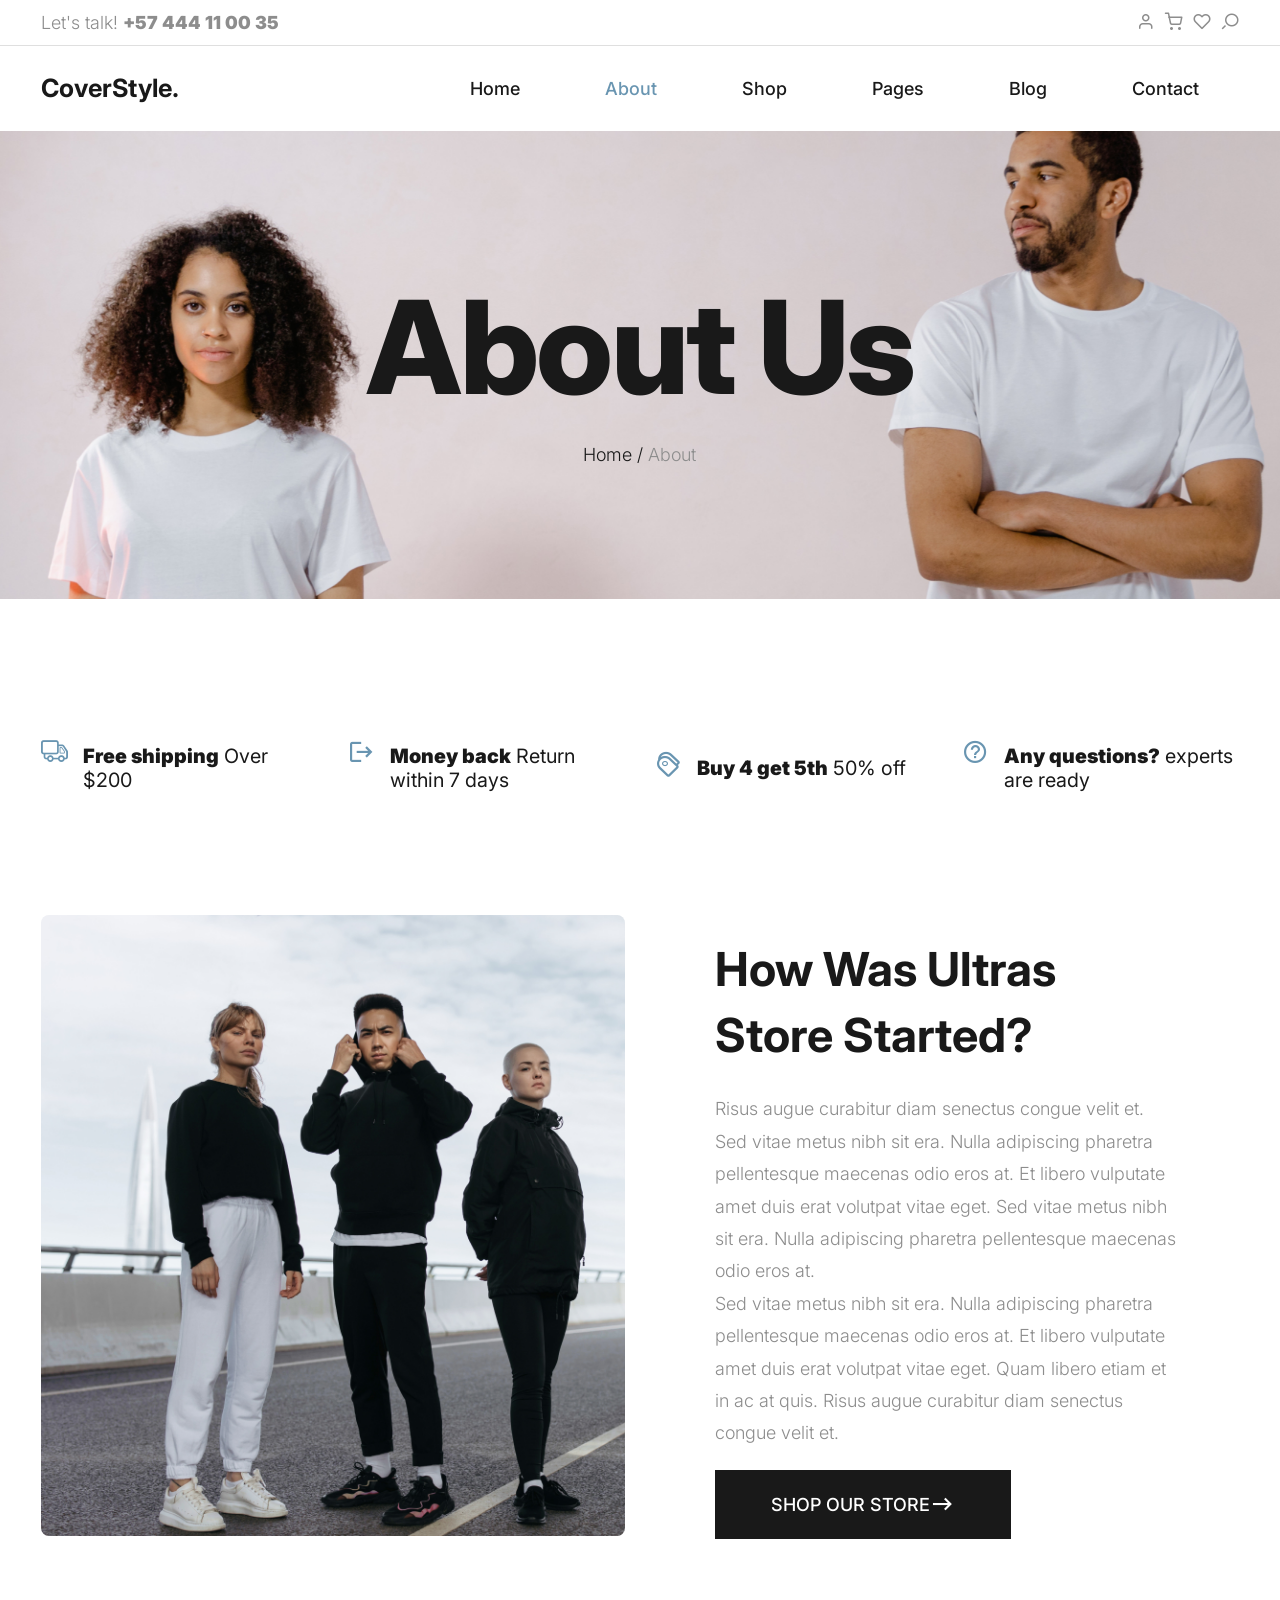
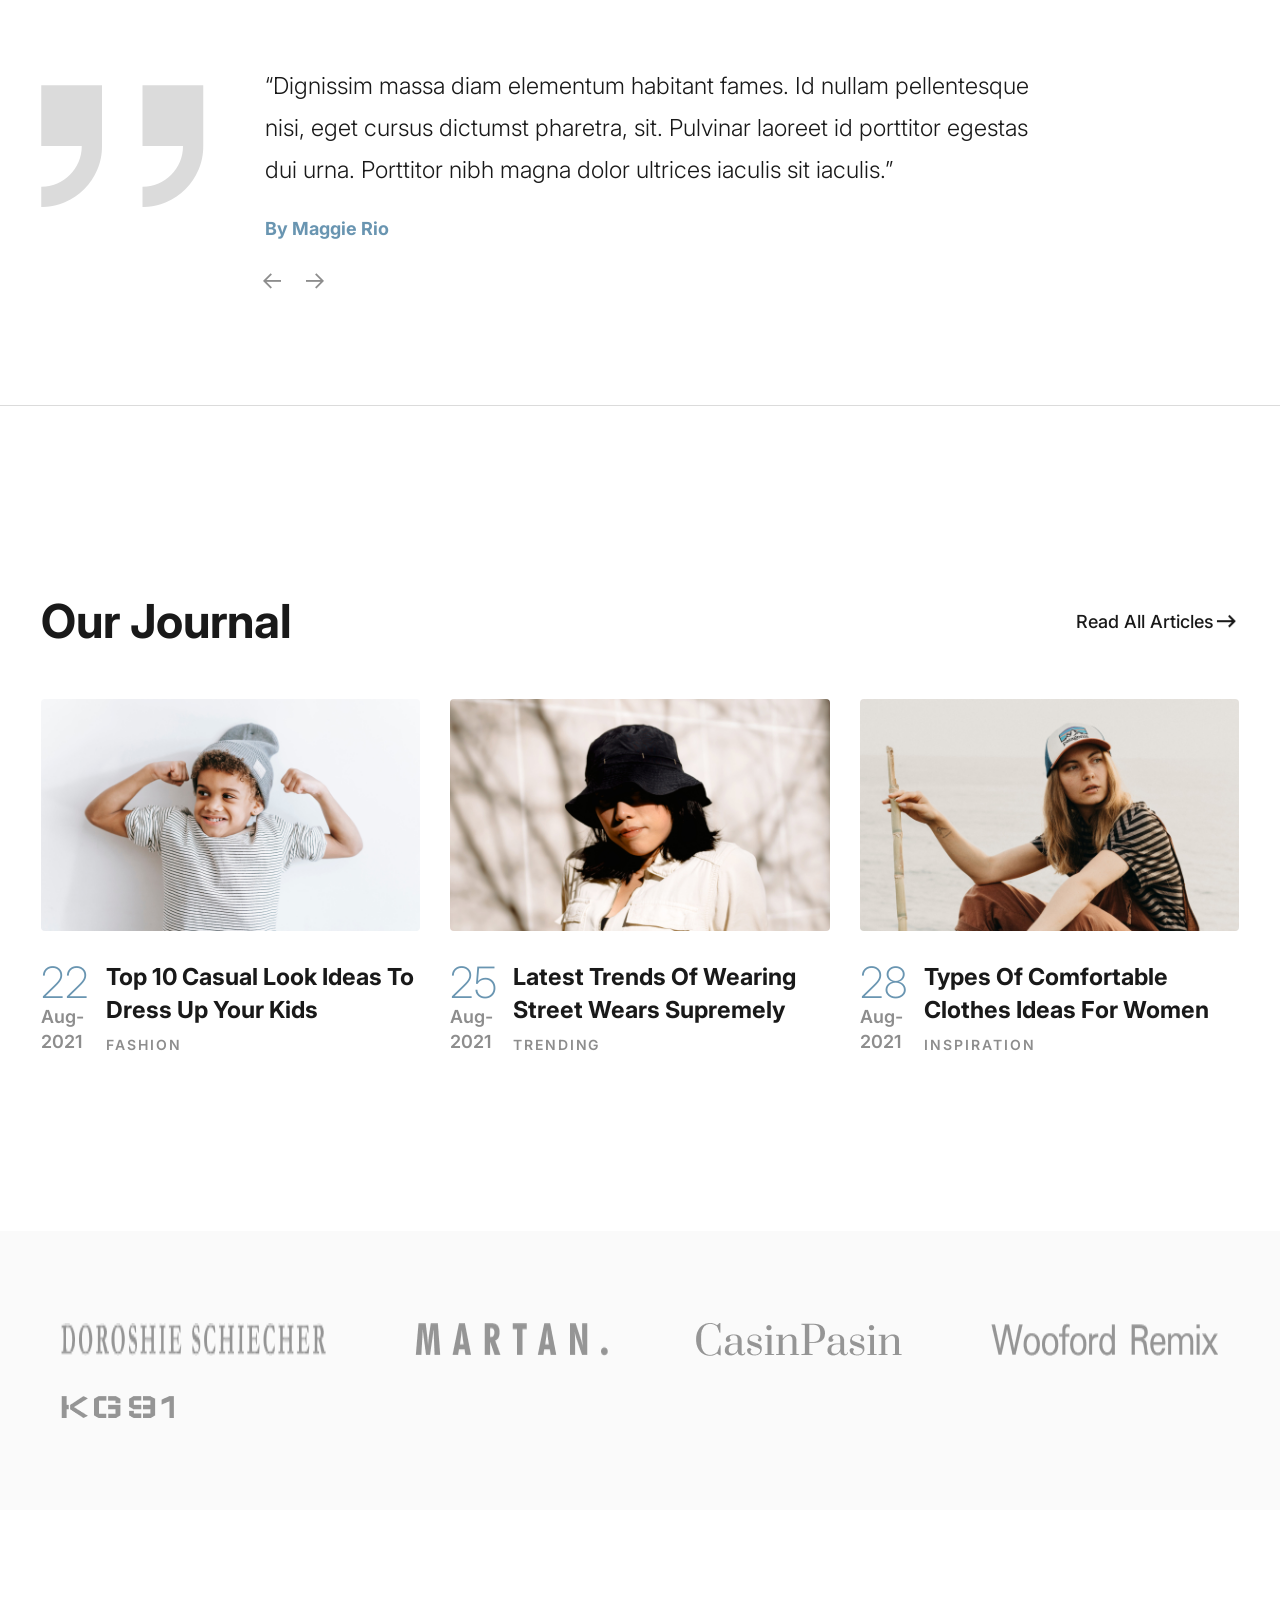
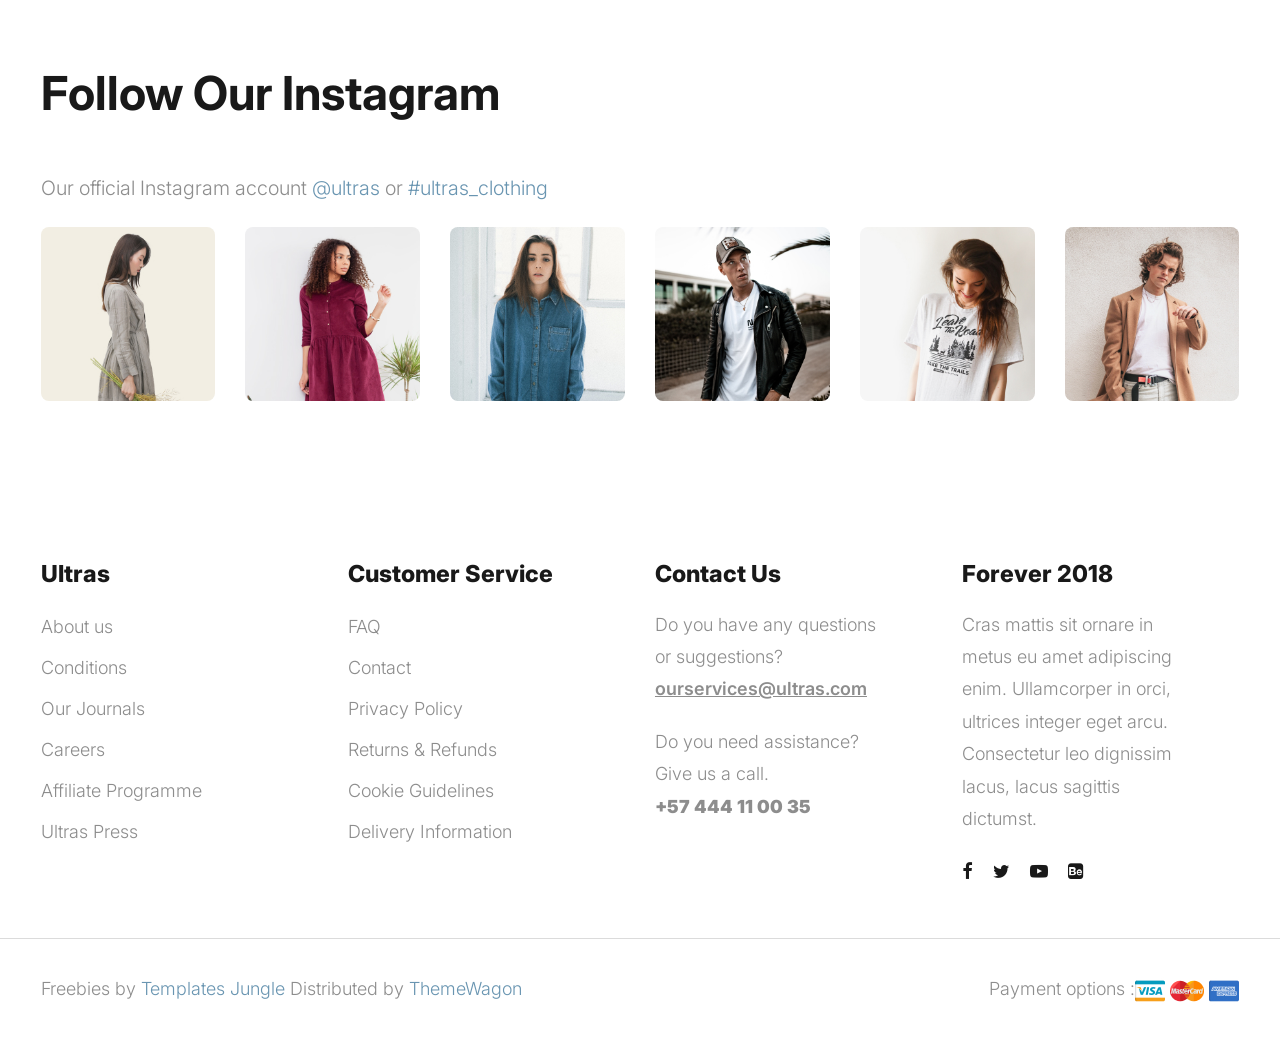
<file: about.html>
<!DOCTYPE html>
<html lang="en">
  <head>
    <title>CoverStyle</title>
    <meta charset="utf-8">
    <meta http-equiv="X-UA-Compatible" content="IE=edge">
    <meta name="viewport" content="width=device-width, initial-scale=1.0">
    <meta name="format-detection" content="telephone=no">
    <meta name="apple-mobile-web-app-capable" content="yes">
    <meta name="author" content="">
    <meta name="keywords" content="">
    <meta name="description" content="">
    <link rel="stylesheet" type="text/css" href="css/normalize.css">
    <link rel="stylesheet" type="text/css" href="icomoon/icomoon.css">
    <link rel="stylesheet" type="text/css" media="all" href="https://maxcdn.bootstrapcdn.com/font-awesome/4.7.0/css/font-awesome.min.css">
    <link rel="stylesheet" type="text/css" href="css/vendor.css">
    <link rel="stylesheet" type="text/css" href="style.css">
    <link rel="preconnect" href="https://fonts.googleapis.com">
    <link rel="preconnect" href="https://fonts.gstatic.com" crossorigin>
    <link href="https://fonts.googleapis.com/css2?family=Inter:wght@100;200;300;400;500;600;700;800;900&display=swap" rel="stylesheet">
    <!-- script
    ================================================== -->
    <script src="js/modernizr.js"></script>
  </head>
  <body>

    <div class="preloader-wrapper">
      <div class="preloader">
      </div>
    </div>

    <div class="search-popup">
      <div class="search-popup-container">

        <form role="search" method="get" class="search-form" action="">
          <input type="search" id="search-form" class="search-field" placeholder="Type and press enter" value="" name="s" />
          <button type="submit" class="search-submit"><a href="#"><i class="icon icon-search"></i></a></button>
        </form>

        <h5 class="cat-list-title">Browse Categories</h5>
        
        <ul class="cat-list">
          <li class="cat-list-item">
            <a href="shop.html" title="Men Jackets">Men Jackets</a>
          </li>
          <li class="cat-list-item">
            <a href="shop.html" title="Fashion">Fashion</a>
          </li>
          <li class="cat-list-item">
            <a href="shop.html" title="Casual Wears">Casual Wears</a>
          </li>
          <li class="cat-list-item">
            <a href="shop.html" title="Women">Women</a>
          </li>
          <li class="cat-list-item">
            <a href="shop.html" title="Trending">Trending</a>
          </li>
          <li class="cat-list-item">
            <a href="shop.html" title="Hoodie">Hoodie</a>
          </li>
          <li class="cat-list-item">
            <a href="shop.html" title="Kids">Kids</a>
          </li>
        </ul>
      </div>
    </div>
    <header id="header">
      <div id="header-wrap">
        <nav class="secondary-nav border-bottom">
          <div class="container">
            <div class="row d-flex align-items-center">
              <div class="col-md-4 header-contact">
                <p>Let's talk! <strong>+57 444 11 00 35</strong>
                </p>
              </div>
              <div class="col-md-4 shipping-purchase text-center">
               
              </div>
              <div class="col-md-4 col-sm-12 user-items">
                <ul class="d-flex justify-content-end list-unstyled">
                  <li>
                    <a href="login.html">
                      <i class="icon icon-user"></i>
                    </a>
                  </li>
                  <li>
                    <a href="cart.html">
                      <i class="icon icon-shopping-cart"></i>
                    </a>
                  </li>
                  <li>
                    <a href="wishlist.html">
                      <i class="icon icon-heart"></i>
                    </a>
                  </li>
                  <li class="user-items search-item pe-3">
                    <a href="#" class="search-button">
                      <i class="icon icon-search"></i>
                    </a>
                  </li>
                </ul>
              </div>
            </div>
          </div>
        </nav>
        <nav class="primary-nav ">
          <div class="container">
            <div class="row d-flex align-items-center">
              <div class="col-lg-2 col-md-2">
                <div class="main-logo">
                  <a href="index.html">
                    <h3>CoverStyle.</h3>
                  </a>
                </div>
              </div>
              <div class="col-lg-10 col-md-10">
                <div class="navbar">

                  <div id="main-nav" class="stellarnav d-flex justify-content-end right">
                    <ul class="menu-list">

                      <li class="menu-item ">
                        <a href="index.html" class="item-anchor d-flex align-item-center" data-effect="Home">Home</a>
                        
                      </li>

                      <li><a href="about.html" class="item-anchor active" data-effect="About">About</a></li>

                      <li class="menu-item ">
                        <a href="shop.html" class="item-anchor d-flex align-item-center" data-effect="Shop">Shop</a>
                        </li>

                      <li class="menu-item ">
                        <a href="#" class="item-anchor d-flex align-item-center" data-effect="Pages">Pages</a>
                        
                      </li>

                      <li class="menu-item ">
                        <a href="blog.html" class="item-anchor d-flex align-item-center" data-effect="Blog">Blog</a>
                        
                      </li>

                      <li><a href="contact.html" class="item-anchor" data-effect="Contact">Contact</a></li>

                    </ul>
                  </div>

                </div>
              </div>
            </div>
          </div>
        </nav>
      </div>
    </header>

    <section class="site-banner jarallax min-height300 padding-large" style="background: url(images/hero-image.jpg) no-repeat;">
      <div class="container">
        <div class="row">
          <div class="col-md-12">
            <h1 class="page-title">About us</h1>
            <div class="breadcrumbs">
              <span class="item">
                <a href="index.html">Home /</a>
              </span>
              <span class="item">About</span>
            </div>
          </div>
        </div>
      </div>
    </section>

    <section id="shipping-information" class="padding-large">
      <div class="container">
        <div class="row d-flex flex-wrap align-items-center justify-content-between">
          <div class="col-md-3 col-sm-6">
            <div class="icon-box">
              <i class="icon icon-truck"></i>
              <h4 class="block-title">
                <strong>Free shipping</strong> Over $200
              </h4>
            </div>
          </div>
          <div class="col-md-3 col-sm-6">
            <div class="icon-box">
              <i class="icon icon-return"></i>
              <h4 class="block-title">
                <strong>Money back</strong> Return within 7 days
              </h4>
            </div>
          </div>
          <div class="col-md-3 col-sm-6">
            <div class="icon-box">
              <i class="icon icon-tags1"></i>
              <h4 class="block-title">
                <strong>Buy 4 get 5th</strong> 50% off
              </h4>
            </div>
          </div>
          <div class="col-md-3 col-sm-6">
            <div class="icon-box">
              <i class="icon icon-help_outline"></i>
              <h4 class="block-title">
                <strong>Any questions?</strong> experts are ready
              </h4>
            </div>
          </div>
        </div>
      </div>
    </section>

    <section id="about-us">
      <div class="container ">
        <div class="row d-flex align-items-center">
          <div class="col-lg-6 col-md-12">
            <div class="image-holder">
              <img src="images/single-image1.jpg" alt="single" class="about-image">
            </div>
          </div>
          <div class="col-lg-6 col-md-12">
            <div class="detail">
              <div class="display-header">
                <h2 class="section-title">How was Ultras Store started?</h2>
                <p>Risus augue curabitur diam senectus congue velit et. Sed vitae metus nibh sit era. Nulla adipiscing pharetra pellentesque maecenas odio eros at. Et libero vulputate amet duis erat volutpat vitae eget. Sed vitae metus nibh sit era. Nulla adipiscing pharetra pellentesque maecenas odio eros at.
                <br>
                Sed vitae metus nibh sit era. Nulla adipiscing pharetra pellentesque maecenas odio eros at. Et libero vulputate amet duis erat volutpat vitae eget. Quam libero etiam et in ac at quis. Risus augue curabitur diam senectus congue velit et. </p>
                <div class="btn-wrap">
                  <a href="shop.html" class="btn btn-dark btn-medium d-flex align-items-center" tabindex="0">Shop our store<i class="icon icon-arrow-io"></i>
                  </a>
                </div>
              </div>
            </div>
          </div>
        </div>
      </div>
    </section>

    <section id="testimonials" class="padding-large">
      <div class="container">
        <div class="reviews-content">
          <div class="row d-flex flex-wrap">
            <div class="col-md-2">
              <div class="review-icon">
                <i class="icon icon-right-quote"></i>
              </div>
            </div>
            <div class="col-md-8">
              <div class="swiper testimonial-swiper overflow-hidden">
                <div class="swiper-wrapper">
                  <div class="swiper-slide">
                    <div class="testimonial-detail">
                      <p>“Dignissim massa diam elementum habitant fames. Id nullam pellentesque nisi, eget cursus dictumst pharetra, sit. Pulvinar laoreet id porttitor egestas dui urna. Porttitor nibh magna dolor ultrices iaculis sit iaculis.”</p>
                      <div class="author-detail">
                        <div class="name">By Maggie Rio</div>
                      </div>
                    </div>
                  </div>
                  <div class="swiper-slide">
                    <div class="testimonial-detail">
                      <p>“Dignissim massa diam elementum habitant fames. Id nullam pellentesque nisi, eget cursus dictumst pharetra, sit. Pulvinar laoreet id porttitor egestas dui urna. Porttitor nibh magna dolor ultrices iaculis sit iaculis.”</p>
                      <div class="author-detail">
                        <div class="name">By John Smith</div>
                      </div>
                    </div>
                  </div>
                </div>
              </div>
              <div class="swiper-arrows">
                <button class="prev-button">
                  <i class="icon icon-arrow-left"></i>
                </button>
                <button class="next-button">
                  <i class="icon icon-arrow-right"></i>
                </button>
              </div>
            </div>
          </div>
        </div>
      </div>
    </section>

    <hr>
    <section id="latest-blog" class="padding-large">
      <div class="container">
        <div class="section-header d-flex flex-wrap align-items-center justify-content-between">
          <h2 class="section-title">our Journal</h2>
          <div class="btn-wrap align-right">
            <a href="blog.html" class="d-flex align-items-center">Read All Articles <i class="icon icon icon-arrow-io"></i>
            </a>
          </div>
        </div>
        <div class="row d-flex flex-wrap">
          <article class="col-md-4 post-item">
            <div class="image-holder zoom-effect">
              <a href="single-post.html">
                <img src="images/post-img1.jpg" alt="post" class="post-image">
              </a>
            </div>
            <div class="post-content d-flex">
              <div class="meta-date">
                <div class="meta-day text-primary">22</div>
                <div class="meta-month">Aug-2021</div>
              </div>
              <div class="post-header">
                <h3 class="post-title">
                  <a href="single-post.html">top 10 casual look ideas to dress up your kids</a>
                </h3>
                <a href="blog.html" class="blog-categories">Fashion</a>
              </div>
            </div>
          </article>
          <article class="col-md-4 post-item">
            <div class="image-holder zoom-effect">
              <a href="single-post.html">
                <img src="images/post-img2.jpg" alt="post" class="post-image">
              </a>
            </div>
            <div class="post-content d-flex">
              <div class="meta-date">
                <div class="meta-day text-primary">25</div>
                <div class="meta-month">Aug-2021</div>
              </div>
              <div class="post-header">
                <h3 class="post-title">
                  <a href="single-post.html">Latest trends of wearing street wears supremely</a>
                </h3>
                <a href="blog.html" class="blog-categories">Trending</a>
              </div>
            </div>
          </article>
          <article class="col-md-4 post-item">
            <div class="image-holder zoom-effect">
              <a href="single-post.html">
                <img src="images/post-img3.jpg" alt="post" class="post-image">
              </a>
            </div>
            <div class="post-content d-flex">
              <div class="meta-date">
                <div class="meta-day text-primary">28</div>
                <div class="meta-month">Aug-2021</div>
              </div>
              <div class="post-header">
                <h3 class="post-title">
                  <a href="single-post.html">types of comfortable clothes ideas for women</a>
                </h3>
                <a href="blog.html" class="blog-categories">Inspiration</a>
              </div>
            </div>
          </article>
        </div>
      </div>
    </section>

    <section id="brand-collection" class="padding-medium bg-light-grey">
      <div class="container">
        <div class="d-flex flex-wrap justify-content-between">
          <img src="images/brand1.png" alt="phone" class="brand-image">
          <img src="images/brand2.png" alt="phone" class="brand-image">
          <img src="images/brand3.png" alt="phone" class="brand-image">
          <img src="images/brand4.png" alt="phone" class="brand-image">
          <img src="images/brand5.png" alt="phone" class="brand-image">
        </div>
      </div>
    </section>

    <section id="instagram" class="padding-large">
      <div class="container">
        <div class="section-header">
          <h2 class="section-title">Follow our instagram</h2>
        </div>
        <p>Our official Instagram account <a href="#">@ultras</a> or <a href="#">#ultras_clothing</a>
        </p>
        <div class="row d-flex flex-wrap justify-content-between">
          <div class="col-lg-2 col-md-4 col-sm-6">
            <figure class="zoom-effect">
              <img src="images/insta-image1.jpg" alt="instagram" class="insta-image">
              <i class="icon icon-instagram"></i>
            </figure>
          </div>
          <div class="col-lg-2 col-md-4 col-sm-6">
            <figure class="zoom-effect">
              <img src="images/insta-image2.jpg" alt="instagram" class="insta-image">
              <i class="icon icon-instagram"></i>
            </figure>
          </div>
          <div class="col-lg-2 col-md-4 col-sm-6">
            <figure class="zoom-effect">
              <img src="images/insta-image3.jpg" alt="instagram" class="insta-image">
              <i class="icon icon-instagram"></i>
            </figure>
          </div>
          <div class="col-lg-2 col-md-4 col-sm-6">
            <figure class="zoom-effect">
              <img src="images/insta-image4.jpg" alt="instagram" class="insta-image">
              <i class="icon icon-instagram"></i>
            </figure>
          </div>
          <div class="col-lg-2 col-md-4 col-sm-6">
            <figure class="zoom-effect">
              <img src="images/insta-image5.jpg" alt="instagram" class="insta-image">
              <i class="icon icon-instagram"></i>
            </figure>
          </div>
          <div class="col-lg-2 col-md-4 col-sm-6">
            <figure class="zoom-effect">
              <img src="images/insta-image6.jpg" alt="instagram" class="insta-image">
              <i class="icon icon-instagram"></i>
            </figure>
          </div>
        </div>          
      </div>
    </section>

    <footer id="footer">
      <div class="container">
        <div class="footer-menu-list">
          <div class="row d-flex flex-wrap justify-content-between">
            <div class="col-lg-3 col-md-6 col-sm-6">
              <div class="footer-menu">
                <h5 class="widget-title">Ultras</h5>
                <ul class="menu-list list-unstyled">
                  <li class="menu-item">
                    <a href="about.html">About us</a>
                  </li>
                  <li class="menu-item">
                    <a href="#">Conditions </a>
                  </li>
                  <li class="menu-item">
                    <a href="blog.html">Our Journals</a>
                  </li>
                  <li class="menu-item">
                    <a href="#">Careers</a>
                  </li>
                  <li class="menu-item">
                    <a href="#">Affiliate Programme</a>
                  </li>
                  <li class="menu-item">
                    <a href="#">Ultras Press</a>
                  </li>
                </ul>
              </div>
            </div>
            <div class="col-lg-3 col-md-6 col-sm-6">
              <div class="footer-menu">
                <h5 class="widget-title">Customer Service</h5>
                <ul class="menu-list list-unstyled">
                  <li class="menu-item">
                    <a href="faqs.html">FAQ</a>
                  </li>
                  <li class="menu-item">
                    <a href="contact.html">Contact</a>
                  </li>
                  <li class="menu-item">
                    <a href="#">Privacy Policy</a>
                  </li>
                  <li class="menu-item">
                    <a href="#">Returns & Refunds</a>
                  </li>
                  <li class="menu-item">
                    <a href="#">Cookie Guidelines</a>
                  </li>
                  <li class="menu-item">
                    <a href="#">Delivery Information</a>
                  </li>
                </ul>
              </div>
            </div>
            <div class="col-lg-3 col-md-6 col-sm-6">
              <div class="footer-menu">
                <h5 class="widget-title">Contact Us</h5>
                <p>Do you have any questions or suggestions? <a href="#" class="email">ourservices@ultras.com</a>
                </p>
                <p>Do you need assistance? Give us a call. <br>
                  <strong>+57 444 11 00 35</strong>
                </p>
              </div>
            </div>
            <div class="col-lg-3 col-md-6 col-sm-6">
              <div class="footer-menu">
                <h5 class="widget-title">Forever 2018</h5>
                <p>Cras mattis sit ornare in metus eu amet adipiscing enim. Ullamcorper in orci, ultrices integer eget arcu. Consectetur leo dignissim lacus, lacus sagittis dictumst.</p>
                <div class="social-links">
                  <ul class="d-flex list-unstyled">
                    <li>
                      <a href="#">
                        <i class="icon icon-facebook"></i>
                      </a>
                    </li>
                    <li>
                      <a href="#">
                        <i class="icon icon-twitter"></i>
                      </a>
                    </li>
                    <li>
                      <a href="#">
                        <i class="icon icon-youtube-play"></i>
                      </a>
                    </li>
                    <li>
                      <a href="#">
                        <i class="icon icon-behance-square"></i>
                      </a>
                    </li>
                  </ul>
                </div>
              </div>
            </div>
          </div>
        </div>
      </div>
      <hr>
    </footer>

    <div id="footer-bottom">
      <div class="container">
        <div class="d-flex align-items-center flex-wrap justify-content-between">
          <div class="copyright">
            <p>Freebies by <a href="https://templatesjungle.com/">Templates Jungle</a> Distributed by <a href="https://themewagon.com">ThemeWagon</a>
            </p>
          </div>
          <div class="payment-method">
            <p>Payment options :</p>
            <div class="card-wrap">
              <img src="images/visa-icon.jpg" alt="visa">
              <img src="images/mastercard.png" alt="mastercard">
              <img src="images/american-express.jpg" alt="american-express">
            </div>
          </div>
        </div>
      </div>
    </div>

    <script src="js/jquery-1.11.0.min.js"></script>
    <script src="js/plugins.js"></script>
    <script src="js/script.js"></script>
  </body>
</html>
</file>
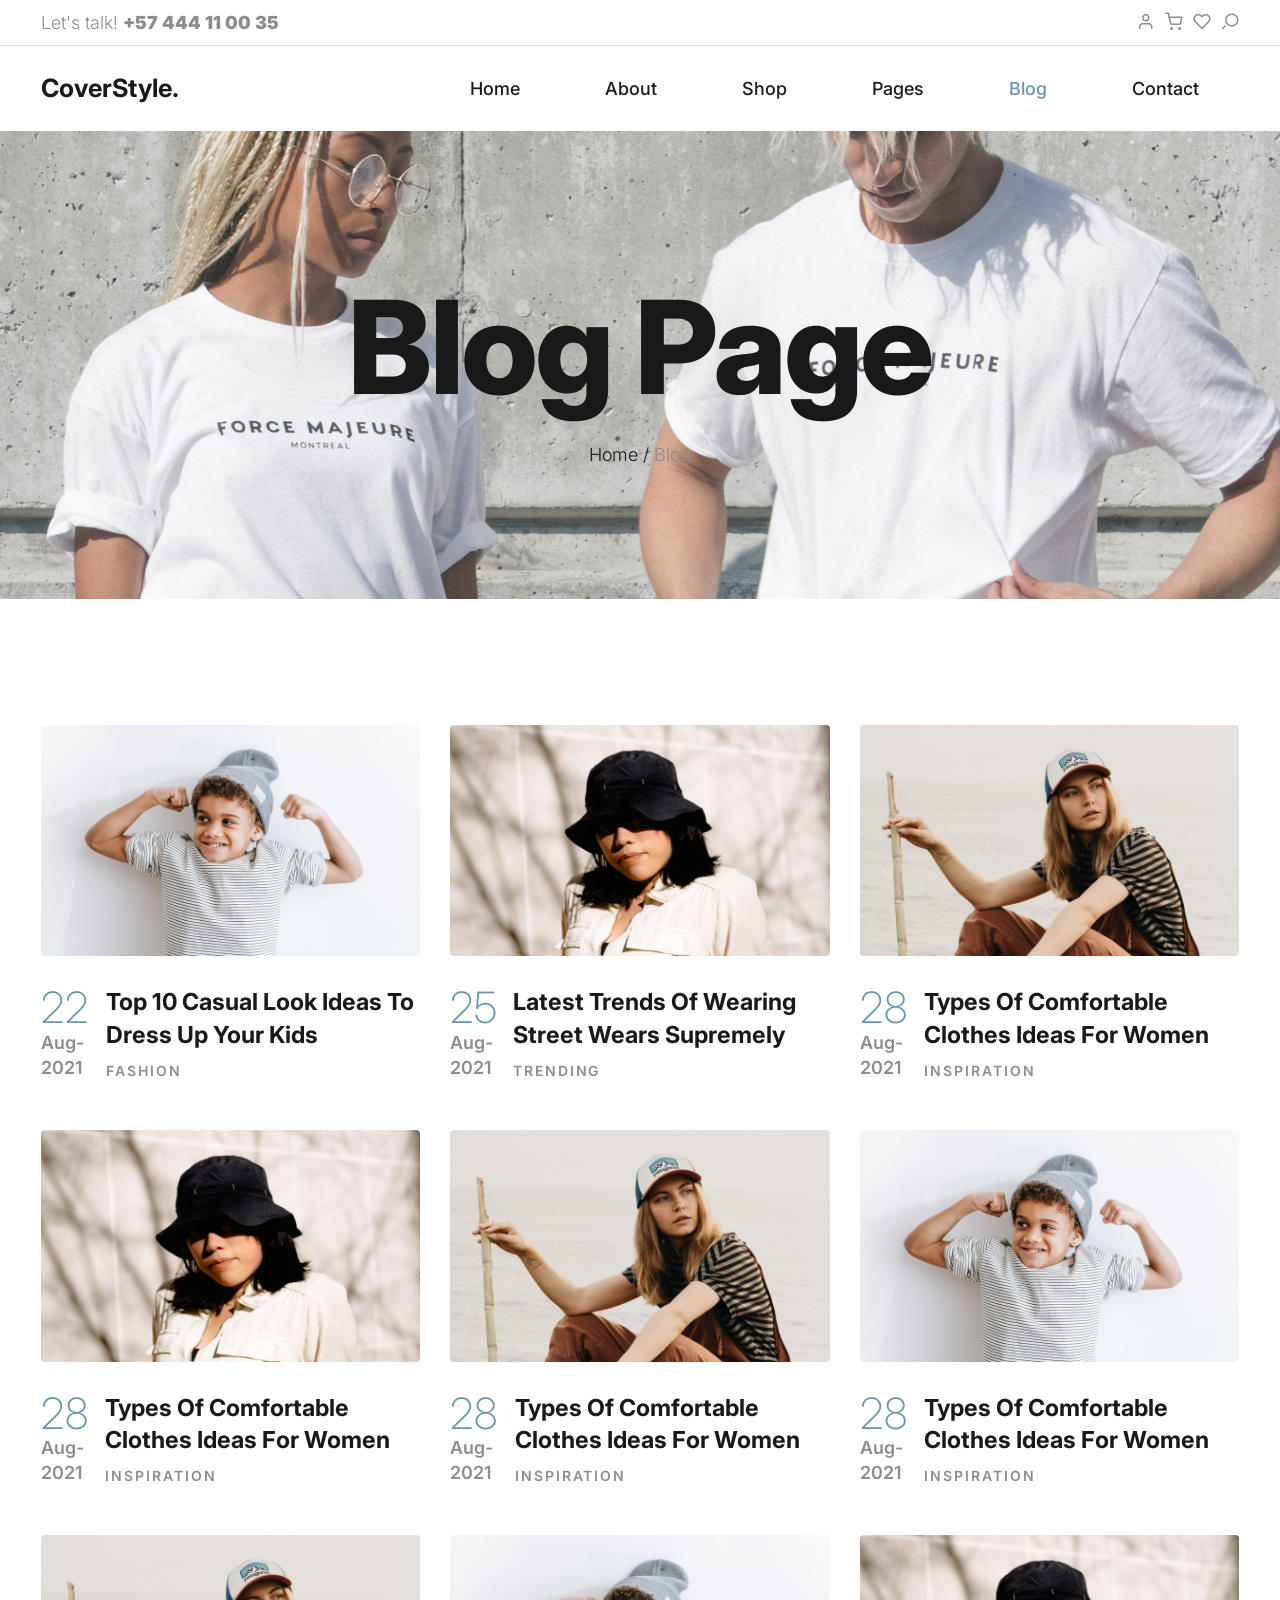
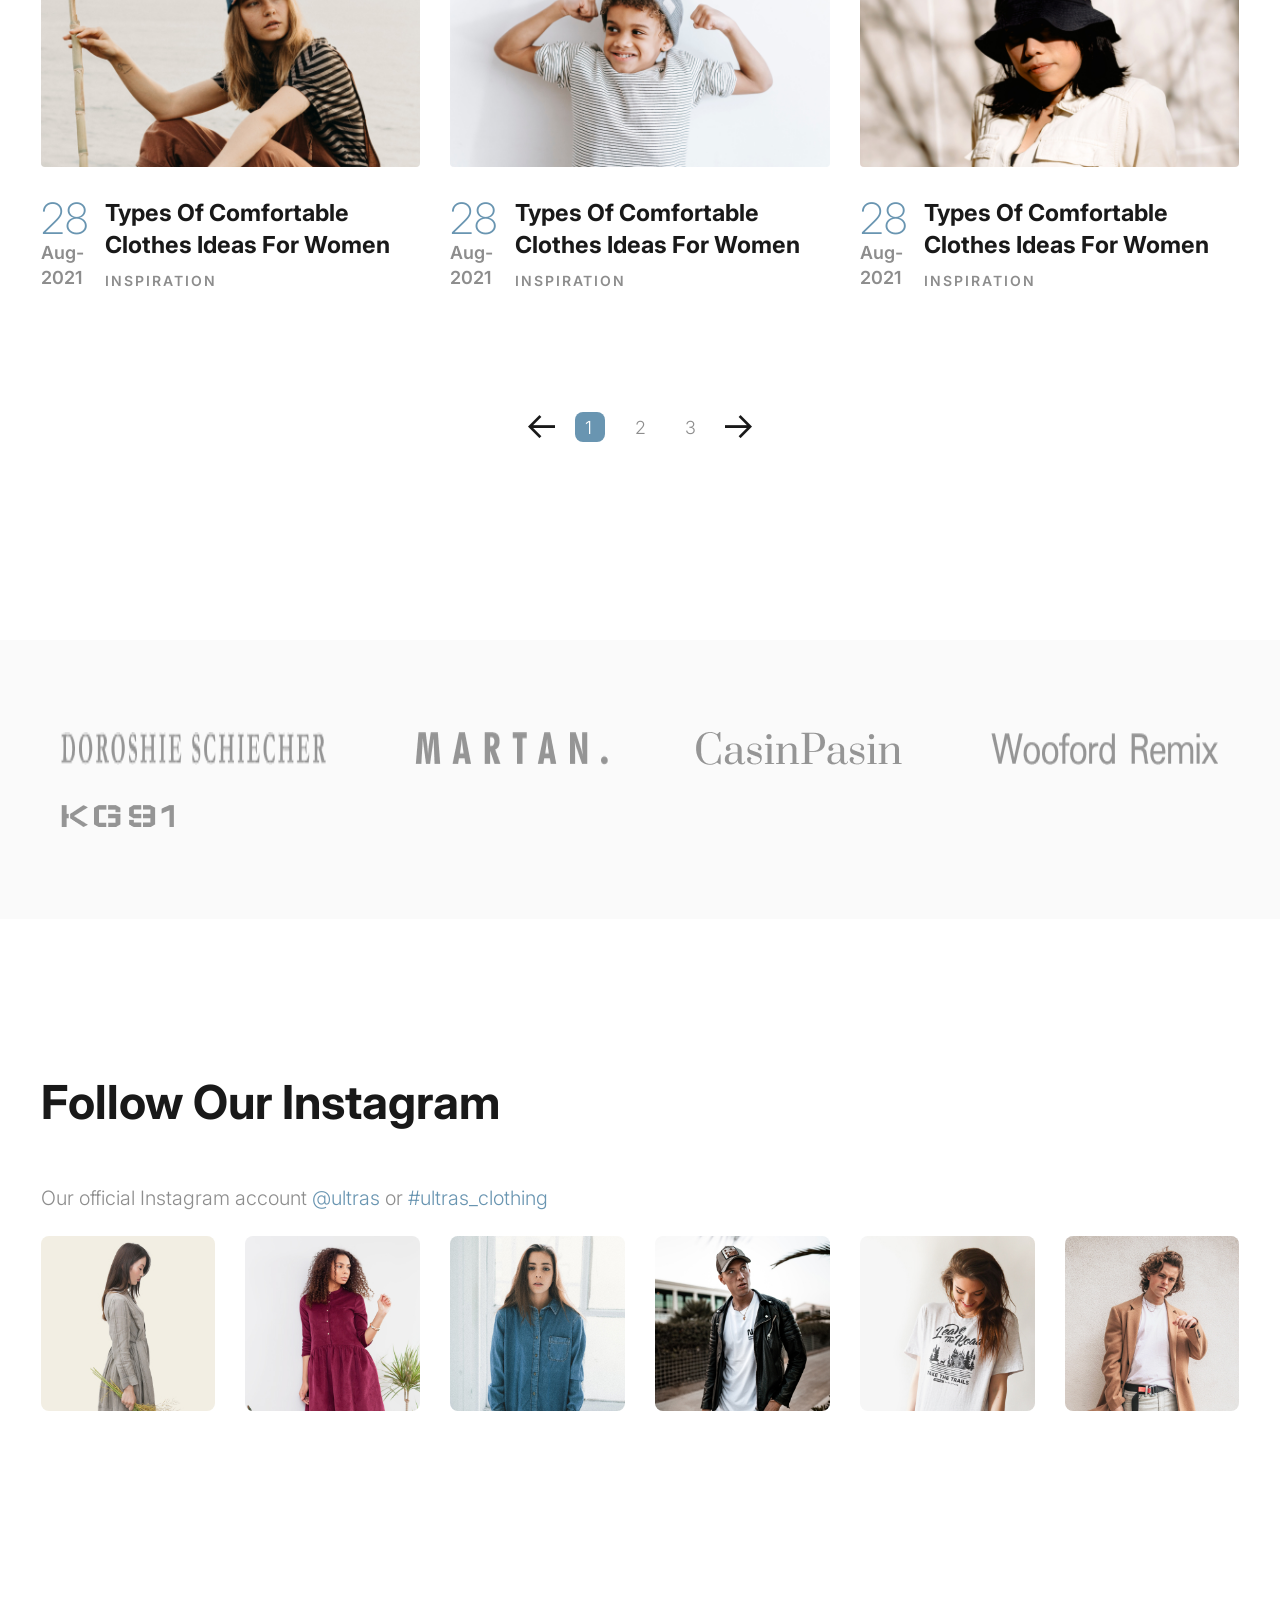
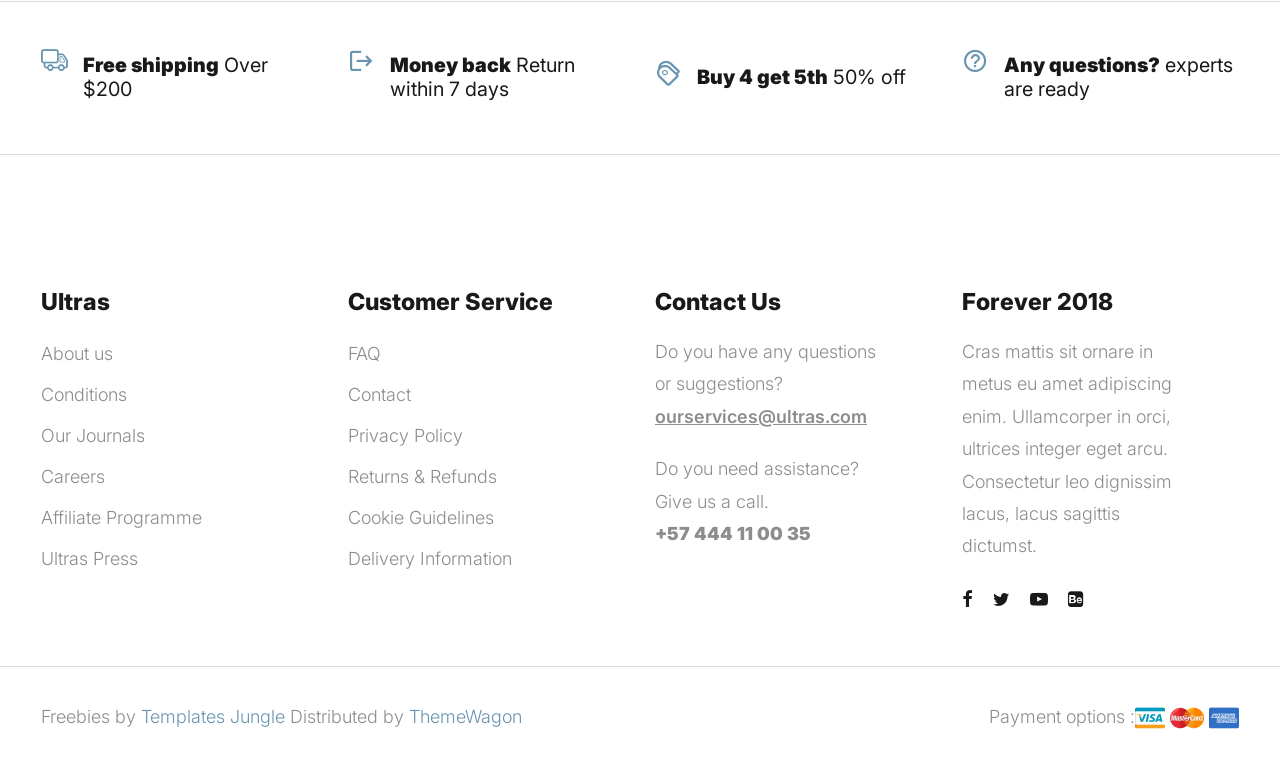
<file: blog.html>
<!DOCTYPE html>
<html lang="en">
  <head>
    <title>CoverStyle</title>
    <meta charset="utf-8">
    <meta http-equiv="X-UA-Compatible" content="IE=edge">
    <meta name="viewport" content="width=device-width, initial-scale=1.0">
    <meta name="format-detection" content="telephone=no">
    <meta name="apple-mobile-web-app-capable" content="yes">
    <meta name="author" content="">
    <meta name="keywords" content="">
    <meta name="description" content="">
    <link rel="stylesheet" type="text/css" href="css/normalize.css">
    <link rel="stylesheet" type="text/css" href="icomoon/icomoon.css">
    <link rel="stylesheet" type="text/css" media="all" href="https://maxcdn.bootstrapcdn.com/font-awesome/4.7.0/css/font-awesome.min.css">
    <link rel="stylesheet" type="text/css" href="css/vendor.css">
    <link rel="stylesheet" type="text/css" href="style.css">
    <link rel="preconnect" href="https://fonts.googleapis.com">
    <link rel="preconnect" href="https://fonts.gstatic.com" crossorigin>
    <link href="https://fonts.googleapis.com/css2?family=Inter:wght@100;200;300;400;500;600;700;800;900&display=swap" rel="stylesheet">
    <!-- script
    ================================================== -->
    <script src="js/modernizr.js"></script>
  </head>
  <body>

    <div class="preloader-wrapper">
      <div class="preloader">
      </div>
    </div>

    <div class="search-popup">
      <div class="search-popup-container">

        <form role="search" method="get" class="search-form" action="">
          <input type="search" id="search-form" class="search-field" placeholder="Type and press enter" value="" name="s" />
          <button type="submit" class="search-submit"><a href="#"><i class="icon icon-search"></i></a></button>
        </form>

        <h5 class="cat-list-title">Browse Categories</h5>
        
        <ul class="cat-list">
          <li class="cat-list-item">
            <a href="shop.html" title="Men Jackets">Men Jackets</a>
          </li>
          <li class="cat-list-item">
            <a href="shop.html" title="Fashion">Fashion</a>
          </li>
          <li class="cat-list-item">
            <a href="shop.html" title="Casual Wears">Casual Wears</a>
          </li>
          <li class="cat-list-item">
            <a href="shop.html" title="Women">Women</a>
          </li>
          <li class="cat-list-item">
            <a href="shop.html" title="Trending">Trending</a>
          </li>
          <li class="cat-list-item">
            <a href="shop.html" title="Hoodie">Hoodie</a>
          </li>
          <li class="cat-list-item">
            <a href="shop.html" title="Kids">Kids</a>
          </li>
        </ul>
      </div>
    </div>
    <header id="header">
      <div id="header-wrap">
        <nav class="secondary-nav border-bottom">
          <div class="container">
            <div class="row d-flex align-items-center">
              <div class="col-md-4 header-contact">
                <p>Let's talk! <strong>+57 444 11 00 35</strong>
                </p>
              </div>
              <div class="col-md-4 shipping-purchase text-center">
              
              </div>
              <div class="col-md-4 col-sm-12 user-items">
                <ul class="d-flex justify-content-end list-unstyled">
                  <li>
                    <a href="login.html">
                      <i class="icon icon-user"></i>
                    </a>
                  </li>
                  <li>
                    <a href="cart.html">
                      <i class="icon icon-shopping-cart"></i>
                    </a>
                  </li>
                  <li>
                    <a href="wishlist.html">
                      <i class="icon icon-heart"></i>
                    </a>
                  </li>
                  <li class="user-items search-item pe-3">
                    <a href="#" class="search-button">
                      <i class="icon icon-search"></i>
                    </a>
                  </li>
                </ul>
              </div>
            </div>
          </div>
        </nav>
        <nav class="primary-nav ">
          <div class="container">
            <div class="row d-flex align-items-center">
              <div class="col-lg-2 col-md-2">
                <div class="main-logo">
                  <a href="index.html">
                    <h3>CoverStyle.</h3>
                  </a>
                </div>
              </div>
              <div class="col-lg-10 col-md-10">
                <div class="navbar">

                  <div id="main-nav" class="stellarnav d-flex justify-content-end right">
                    <ul class="menu-list">

                      <li class="menu-item ">
                        <a href="index.html" class="item-anchor d-flex align-item-center" data-effect="Home">Home</a>
                        
                      </li>

                      <li><a href="about.html" class="item-anchor" data-effect="About">About</a></li>

                      <li class="menu-item ">
                        <a href="shop.html" class="item-anchor d-flex align-item-center" data-effect="Shop">Shop </a>
                       
                      </li>

                      <li class="menu-item ">
                        <a href="#" class="item-anchor d-flex align-item-center" data-effect="Pages">Pages</a>
                        
                      </li>

                      <li class="menu-item ">
                        <a href="blog.html" class="item-anchor active d-flex align-item-center" data-effect="Blog">Blog</a>
                        
                      </li>

                      <li><a href="contact.html" class="item-anchor" data-effect="Contact">Contact</a></li>

                    </ul>
                  </div>

                </div>
              </div>
            </div>
          </div>
        </nav>
      </div>
    </header>

    <section class="site-banner jarallax min-height300 padding-large" style="background: url(images/hero-image1.jpg) no-repeat; background-position: top;">
      <div class="container">
        <div class="row">
          <div class="col-md-12">
            <h1 class="page-title">Blog page</h1>
            <div class="breadcrumbs">
              <span class="item">
                <a href="index.html">Home /</a>
              </span>
              <span class="item">Blog</span>
            </div>
          </div>
        </div>
      </div>
    </section>

    <section id="latest-blog" class="post-grid padding-large">
      <div class="container">
        <div class="row d-flex flex-wrap">
          <article class="col-md-4 post-item">
            <div class="image-holder zoom-effect">
              <a href="single-post.html">
                <img src="images/post-img1.jpg" alt="post" class="post-image">
              </a>
            </div>
            <div class="post-content d-flex">
              <div class="meta-date">
                <div class="meta-day text-primary">22</div>
                <div class="meta-month">Aug-2021</div>
              </div>
              <div class="post-header">
                <h3 class="post-title">
                  <a href="single-post.html">top 10 casual look ideas to dress up your kids</a>
                </h3>
                <a href="blog.html" class="blog-categories">Fashion</a>
              </div>
            </div>
          </article>
          <article class="col-md-4 post-item">
            <div class="image-holder zoom-effect">
              <a href="single-post.html">
                <img src="images/post-img2.jpg" alt="post" class="post-image">
              </a>
            </div>
            <div class="post-content d-flex">
              <div class="meta-date">
                <div class="meta-day text-primary">25</div>
                <div class="meta-month">Aug-2021</div>
              </div>
              <div class="post-header">
                <h3 class="post-title">
                  <a href="single-post.html">Latest trends of wearing street wears supremely</a>
                </h3>
                <a href="blog.html" class="blog-categories">Trending</a>
              </div>
            </div>
          </article>
          <article class="col-md-4 post-item">
            <div class="image-holder zoom-effect">
              <a href="single-post.html">
                <img src="images/post-img3.jpg" alt="post" class="post-image">
              </a>
            </div>
            <div class="post-content d-flex">
              <div class="meta-date">
                <div class="meta-day text-primary">28</div>
                <div class="meta-month">Aug-2021</div>
              </div>
              <div class="post-header">
                <h3 class="post-title">
                  <a href="single-post.html">types of comfortable clothes ideas for women</a>
                </h3>
                <a href="blog.html" class="blog-categories">Inspiration</a>
              </div>
            </div>
          </article>
          <article class="col-md-4 post-item">
            <div class="image-holder zoom-effect">
              <a href="single-post.html">
                <img src="images/post-img2.jpg" alt="post" class="post-image">
              </a>
            </div>
            <div class="post-content d-flex">
              <div class="meta-date">
                <div class="meta-day text-primary">28</div>
                <div class="meta-month">Aug-2021</div>
              </div>
              <div class="post-header">
                <h3 class="post-title">
                  <a href="single-post.html">types of comfortable clothes ideas for women</a>
                </h3>
                <a href="blog.html" class="blog-categories">Inspiration</a>
              </div>
            </div>
          </article>
          <article class="col-md-4 post-item">
            <div class="image-holder zoom-effect">
              <a href="single-post.html">
                <img src="images/post-img3.jpg" alt="post" class="post-image">
              </a>
            </div>
            <div class="post-content d-flex">
              <div class="meta-date">
                <div class="meta-day text-primary">28</div>
                <div class="meta-month">Aug-2021</div>
              </div>
              <div class="post-header">
                <h3 class="post-title">
                  <a href="single-post.html">types of comfortable clothes ideas for women</a>
                </h3>
                <a href="blog.html" class="blog-categories">Inspiration</a>
              </div>
            </div>
          </article>
          <article class="col-md-4 post-item">
            <div class="image-holder zoom-effect">
              <a href="single-post.html">
                <img src="images/post-img1.jpg" alt="post" class="post-image">
              </a>
            </div>
            <div class="post-content d-flex">
              <div class="meta-date">
                <div class="meta-day text-primary">28</div>
                <div class="meta-month">Aug-2021</div>
              </div>
              <div class="post-header">
                <h3 class="post-title">
                  <a href="single-post.html">types of comfortable clothes ideas for women</a>
                </h3>
                <a href="blog.html" class="blog-categories">Inspiration</a>
              </div>
            </div>
          </article>
          <article class="col-md-4 post-item">
            <div class="image-holder zoom-effect">
              <a href="single-post.html">
                <img src="images/post-img3.jpg" alt="post" class="post-image">
              </a>
            </div>
            <div class="post-content d-flex">
              <div class="meta-date">
                <div class="meta-day text-primary">28</div>
                <div class="meta-month">Aug-2021</div>
              </div>
              <div class="post-header">
                <h3 class="post-title">
                  <a href="single-post.html">types of comfortable clothes ideas for women</a>
                </h3>
                <a href="blog.html" class="blog-categories">Inspiration</a>
              </div>
            </div>
          </article>
          <article class="col-md-4 post-item">
            <div class="image-holder zoom-effect">
              <a href="single-post.html">
                <img src="images/post-img1.jpg" alt="post" class="post-image">
              </a>
            </div>
            <div class="post-content d-flex">
              <div class="meta-date">
                <div class="meta-day text-primary">28</div>
                <div class="meta-month">Aug-2021</div>
              </div>
              <div class="post-header">
                <h3 class="post-title">
                  <a href="single-post.html">types of comfortable clothes ideas for women</a>
                </h3>
                <a href="blog.html" class="blog-categories">Inspiration</a>
              </div>
            </div>
          </article>
          <article class="col-md-4 post-item">
            <div class="image-holder zoom-effect">
              <a href="single-post.html">
                <img src="images/post-img2.jpg" alt="post" class="post-image">
              </a>
            </div>
            <div class="post-content d-flex">
              <div class="meta-date">
                <div class="meta-day text-primary">28</div>
                <div class="meta-month">Aug-2021</div>
              </div>
              <div class="post-header">
                <h3 class="post-title">
                  <a href="single-post.html">types of comfortable clothes ideas for women</a>
                </h3>
                <a href="blog.html" class="blog-categories">Inspiration</a>
              </div>
            </div>
          </article>
        </div>
        <nav class="navigation paging-navigation text-center padding-medium" role="navigation">
          <div class="pagination loop-pagination d-flex justify-content-center">
            <a href="#" class="pagination-arrow d-flex align-items-center">
              <i class="icon icon-arrow-left"></i>
            </a>
            <span aria-current="page" class="page-numbers current">1</span>
            <a class="page-numbers" href="#">2</a>
            <a class="page-numbers" href="#">3</a>
            <a href="#" class="pagination-arrow d-flex align-items-center">
              <i class="icon icon-arrow-right"></i>
            </a>
          </div>
        </nav>
      </div>
    </section>

    <section id="brand-collection" class="padding-medium bg-light-grey">
      <div class="container">
        <div class="d-flex flex-wrap justify-content-between">
          <img src="images/brand1.png" alt="phone" class="brand-image">
          <img src="images/brand2.png" alt="phone" class="brand-image">
          <img src="images/brand3.png" alt="phone" class="brand-image">
          <img src="images/brand4.png" alt="phone" class="brand-image">
          <img src="images/brand5.png" alt="phone" class="brand-image">
        </div>
      </div>
    </section>

    <section id="instagram" class="padding-large">
      <div class="container">
        <div class="section-header">
          <h2 class="section-title">Follow our instagram</h2>
        </div>
        <p>Our official Instagram account <a href="#">@ultras</a> or <a href="#">#ultras_clothing</a>
        </p>
        <div class="row d-flex flex-wrap justify-content-between">
          <div class="col-lg-2 col-md-4 col-sm-6">
            <figure class="zoom-effect">
              <img src="images/insta-image1.jpg" alt="instagram" class="insta-image">
              <i class="icon icon-instagram"></i>
            </figure>
          </div>
          <div class="col-lg-2 col-md-4 col-sm-6">
            <figure class="zoom-effect">
              <img src="images/insta-image2.jpg" alt="instagram" class="insta-image">
              <i class="icon icon-instagram"></i>
            </figure>
          </div>
          <div class="col-lg-2 col-md-4 col-sm-6">
            <figure class="zoom-effect">
              <img src="images/insta-image3.jpg" alt="instagram" class="insta-image">
              <i class="icon icon-instagram"></i>
            </figure>
          </div>
          <div class="col-lg-2 col-md-4 col-sm-6">
            <figure class="zoom-effect">
              <img src="images/insta-image4.jpg" alt="instagram" class="insta-image">
              <i class="icon icon-instagram"></i>
            </figure>
          </div>
          <div class="col-lg-2 col-md-4 col-sm-6">
            <figure class="zoom-effect">
              <img src="images/insta-image5.jpg" alt="instagram" class="insta-image">
              <i class="icon icon-instagram"></i>
            </figure>
          </div>
          <div class="col-lg-2 col-md-4 col-sm-6">
            <figure class="zoom-effect">
              <img src="images/insta-image6.jpg" alt="instagram" class="insta-image">
              <i class="icon icon-instagram"></i>
            </figure>
          </div>
        </div>          
      </div>
    </section>

    <section id="shipping-information">
      <hr>
      <div class="container">
        <div class="row d-flex flex-wrap align-items-center justify-content-between">
          <div class="col-md-3 col-sm-6">
            <div class="icon-box">
              <i class="icon icon-truck"></i>
              <h4 class="block-title">
                <strong>Free shipping</strong> Over $200
              </h4>
            </div>
          </div>
          <div class="col-md-3 col-sm-6">
            <div class="icon-box">
              <i class="icon icon-return"></i>
              <h4 class="block-title">
                <strong>Money back</strong> Return within 7 days
              </h4>
            </div>
          </div>
          <div class="col-md-3 col-sm-6">
            <div class="icon-box">
              <i class="icon icon-tags1"></i>
              <h4 class="block-title">
                <strong>Buy 4 get 5th</strong> 50% off
              </h4>
            </div>
          </div>
          <div class="col-md-3 col-sm-6">
            <div class="icon-box">
              <i class="icon icon-help_outline"></i>
              <h4 class="block-title">
                <strong>Any questions?</strong> experts are ready
              </h4>
            </div>
          </div>
        </div>
      </div>
      <hr>
    </section>

    <footer id="footer">
      <div class="container">
        <div class="footer-menu-list">
          <div class="row d-flex flex-wrap justify-content-between">
            <div class="col-lg-3 col-md-6 col-sm-6">
              <div class="footer-menu">
                <h5 class="widget-title">Ultras</h5>
                <ul class="menu-list list-unstyled">
                  <li class="menu-item">
                    <a href="about.html">About us</a>
                  </li>
                  <li class="menu-item">
                    <a href="#">Conditions </a>
                  </li>
                  <li class="menu-item">
                    <a href="blog.html">Our Journals</a>
                  </li>
                  <li class="menu-item">
                    <a href="#">Careers</a>
                  </li>
                  <li class="menu-item">
                    <a href="#">Affiliate Programme</a>
                  </li>
                  <li class="menu-item">
                    <a href="#">Ultras Press</a>
                  </li>
                </ul>
              </div>
            </div>
            <div class="col-lg-3 col-md-6 col-sm-6">
              <div class="footer-menu">
                <h5 class="widget-title">Customer Service</h5>
                <ul class="menu-list list-unstyled">
                  <li class="menu-item">
                    <a href="faqs.html">FAQ</a>
                  </li>
                  <li class="menu-item">
                    <a href="contact.html">Contact</a>
                  </li>
                  <li class="menu-item">
                    <a href="#">Privacy Policy</a>
                  </li>
                  <li class="menu-item">
                    <a href="#">Returns & Refunds</a>
                  </li>
                  <li class="menu-item">
                    <a href="#">Cookie Guidelines</a>
                  </li>
                  <li class="menu-item">
                    <a href="#">Delivery Information</a>
                  </li>
                </ul>
              </div>
            </div>
            <div class="col-lg-3 col-md-6 col-sm-6">
              <div class="footer-menu">
                <h5 class="widget-title">Contact Us</h5>
                <p>Do you have any questions or suggestions? <a href="#" class="email">ourservices@ultras.com</a>
                </p>
                <p>Do you need assistance? Give us a call. <br>
                  <strong>+57 444 11 00 35</strong>
                </p>
              </div>
            </div>
            <div class="col-lg-3 col-md-6 col-sm-6">
              <div class="footer-menu">
                <h5 class="widget-title">Forever 2018</h5>
                <p>Cras mattis sit ornare in metus eu amet adipiscing enim. Ullamcorper in orci, ultrices integer eget arcu. Consectetur leo dignissim lacus, lacus sagittis dictumst.</p>
                <div class="social-links">
                  <ul class="d-flex list-unstyled">
                    <li>
                      <a href="#">
                        <i class="icon icon-facebook"></i>
                      </a>
                    </li>
                    <li>
                      <a href="#">
                        <i class="icon icon-twitter"></i>
                      </a>
                    </li>
                    <li>
                      <a href="#">
                        <i class="icon icon-youtube-play"></i>
                      </a>
                    </li>
                    <li>
                      <a href="#">
                        <i class="icon icon-behance-square"></i>
                      </a>
                    </li>
                  </ul>
                </div>
              </div>
            </div>
          </div>
        </div>
      </div>
      <hr>
    </footer>

    <div id="footer-bottom">
      <div class="container">
        <div class="d-flex align-items-center flex-wrap justify-content-between">
          <div class="copyright">
            <p>Freebies by <a href="https://templatesjungle.com/">Templates Jungle</a> Distributed by <a href="https://themewagon.com">ThemeWagon</a>
            </p>
          </div>
          <div class="payment-method">
            <p>Payment options :</p>
            <div class="card-wrap">
              <img src="images/visa-icon.jpg" alt="visa">
              <img src="images/mastercard.png" alt="mastercard">
              <img src="images/american-express.jpg" alt="american-express">
            </div>
          </div>
        </div>
      </div>
    </div>

    <script src="js/jquery-1.11.0.min.js"></script>
    <script src="js/plugins.js"></script>
    <script src="js/script.js"></script>
  </body>
</html>
</file>
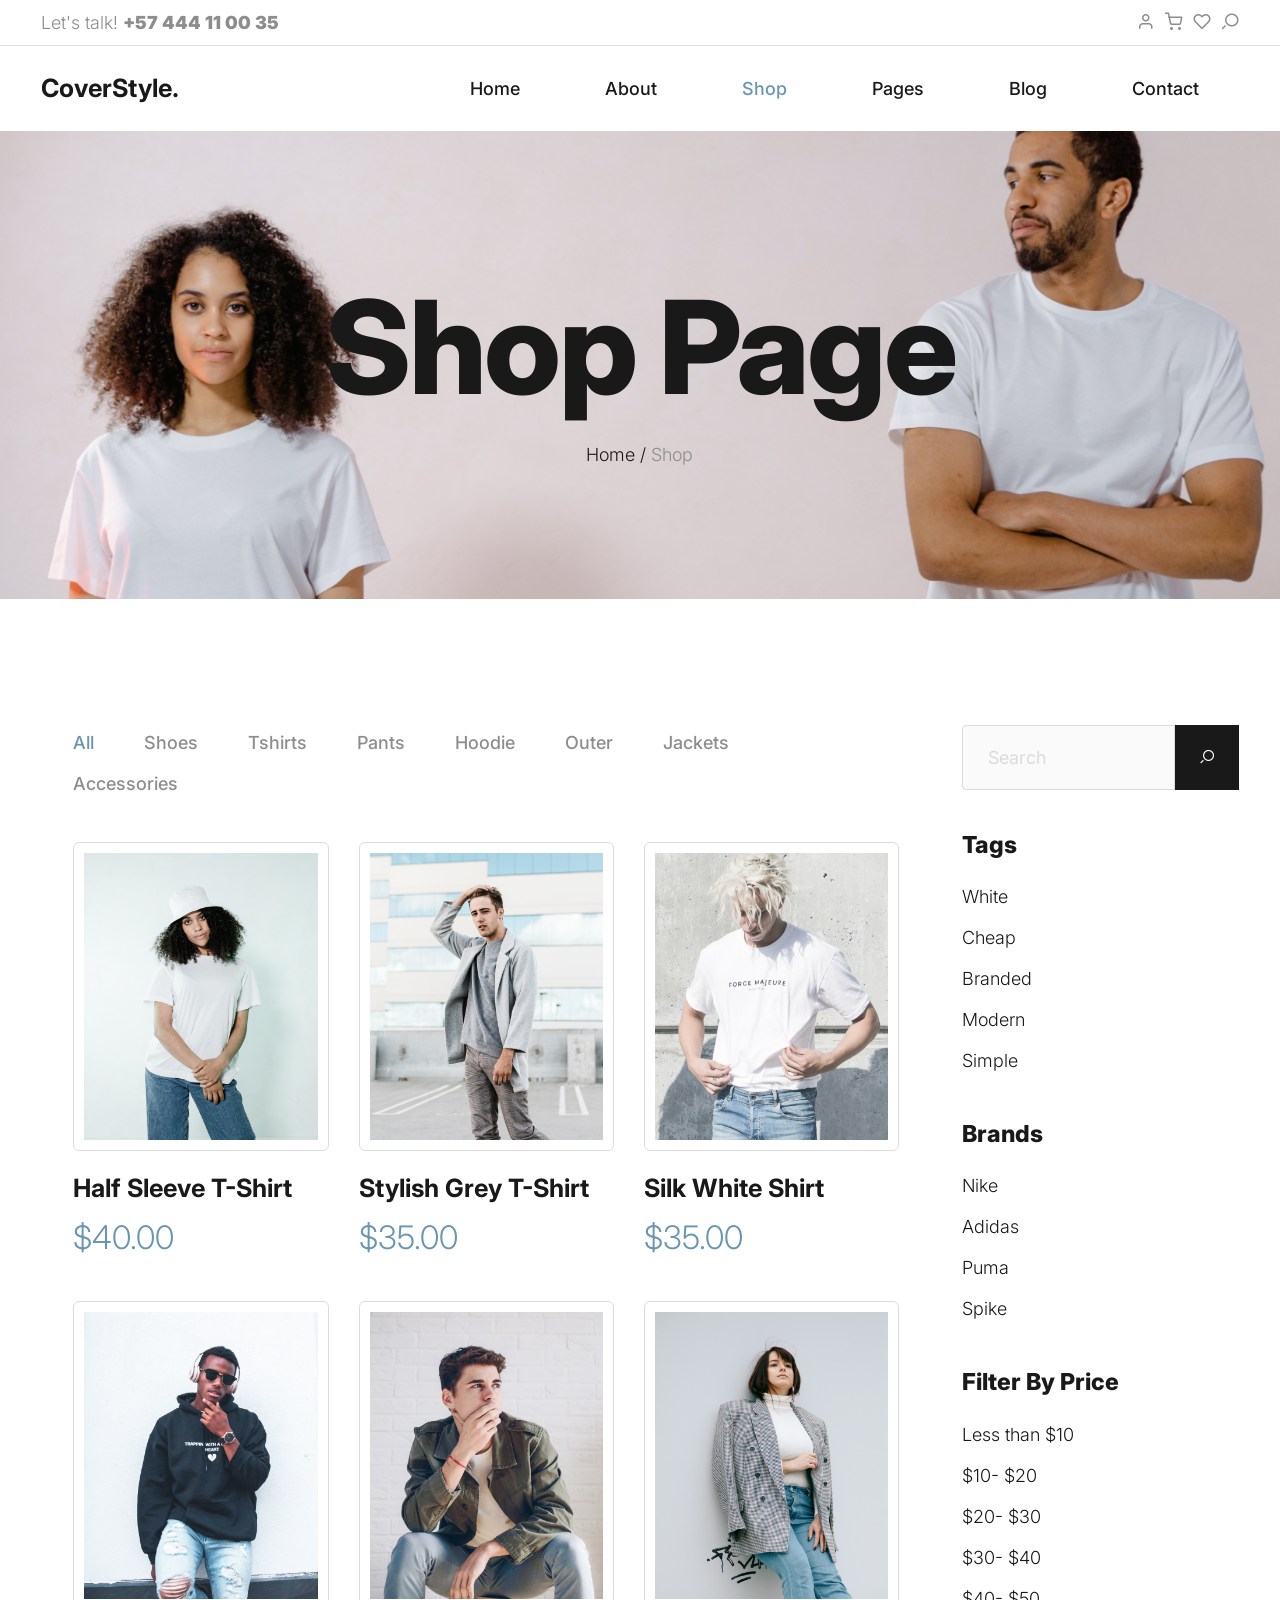
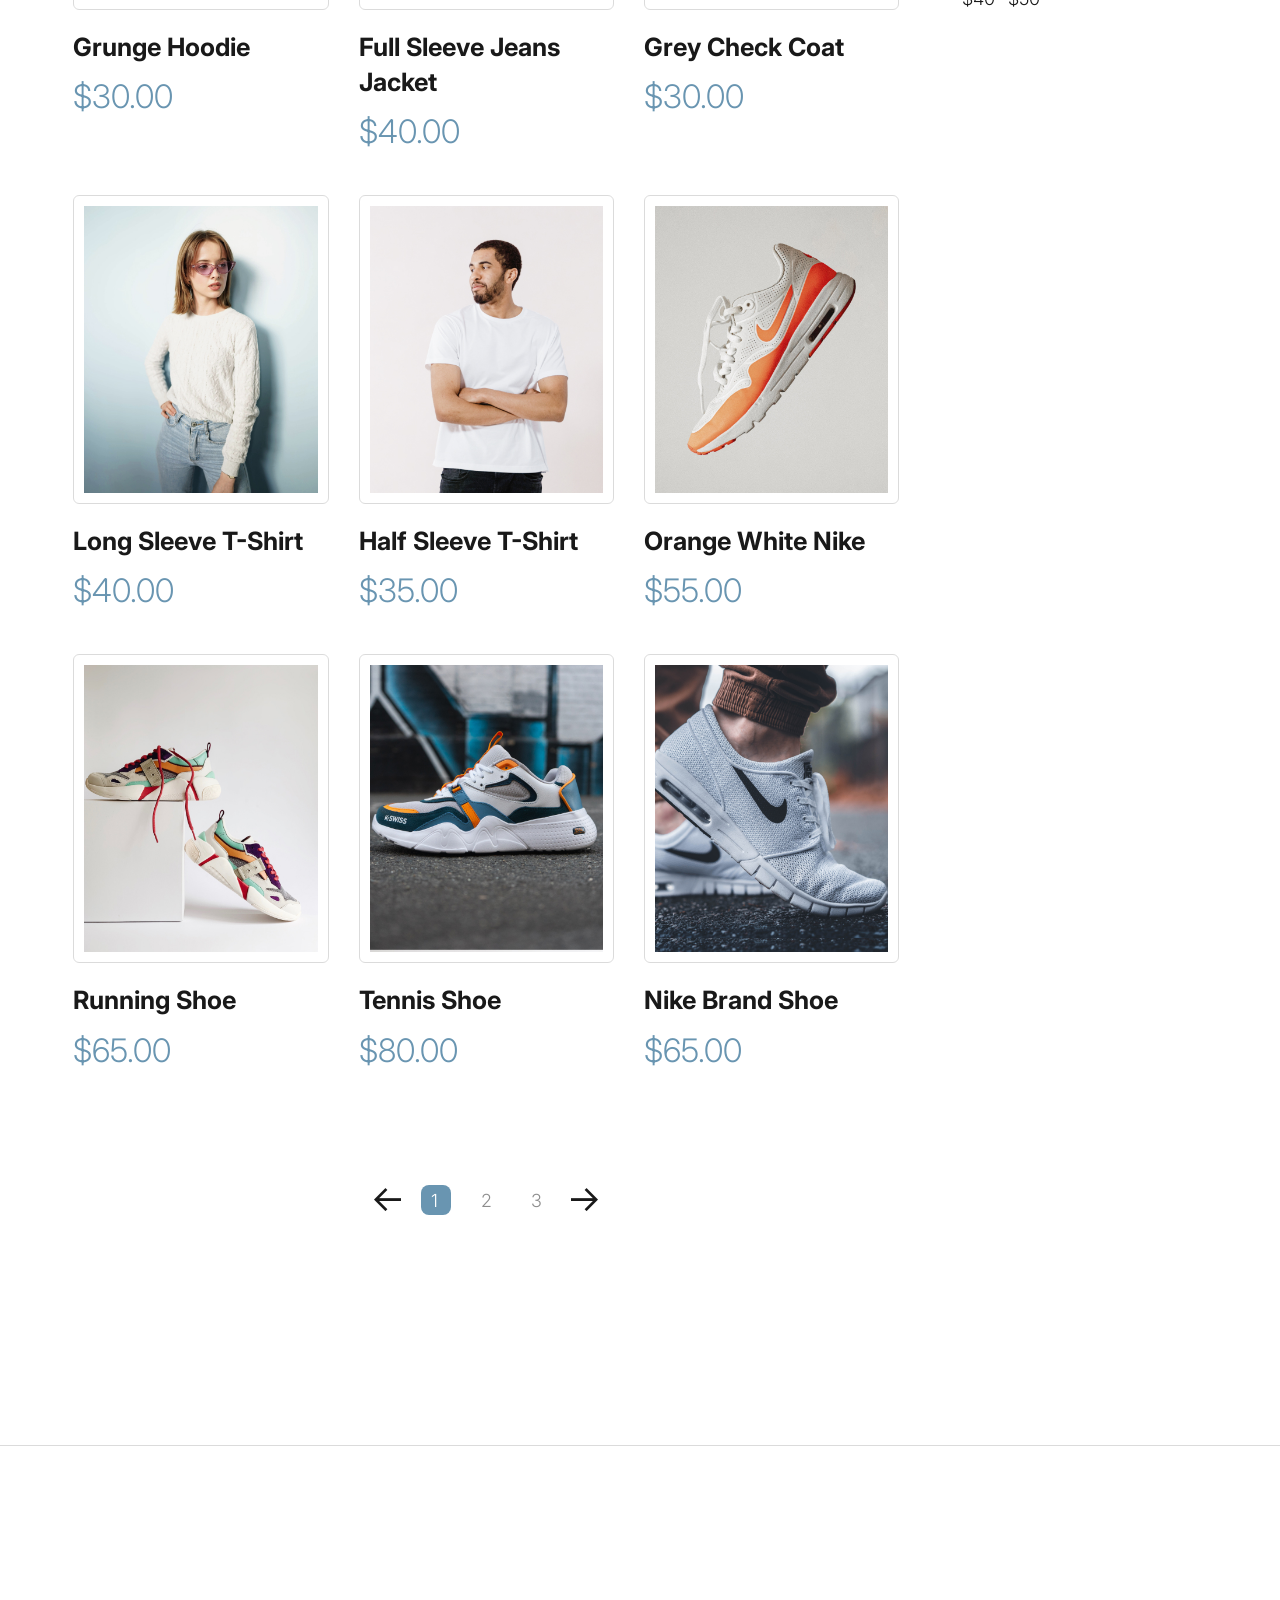
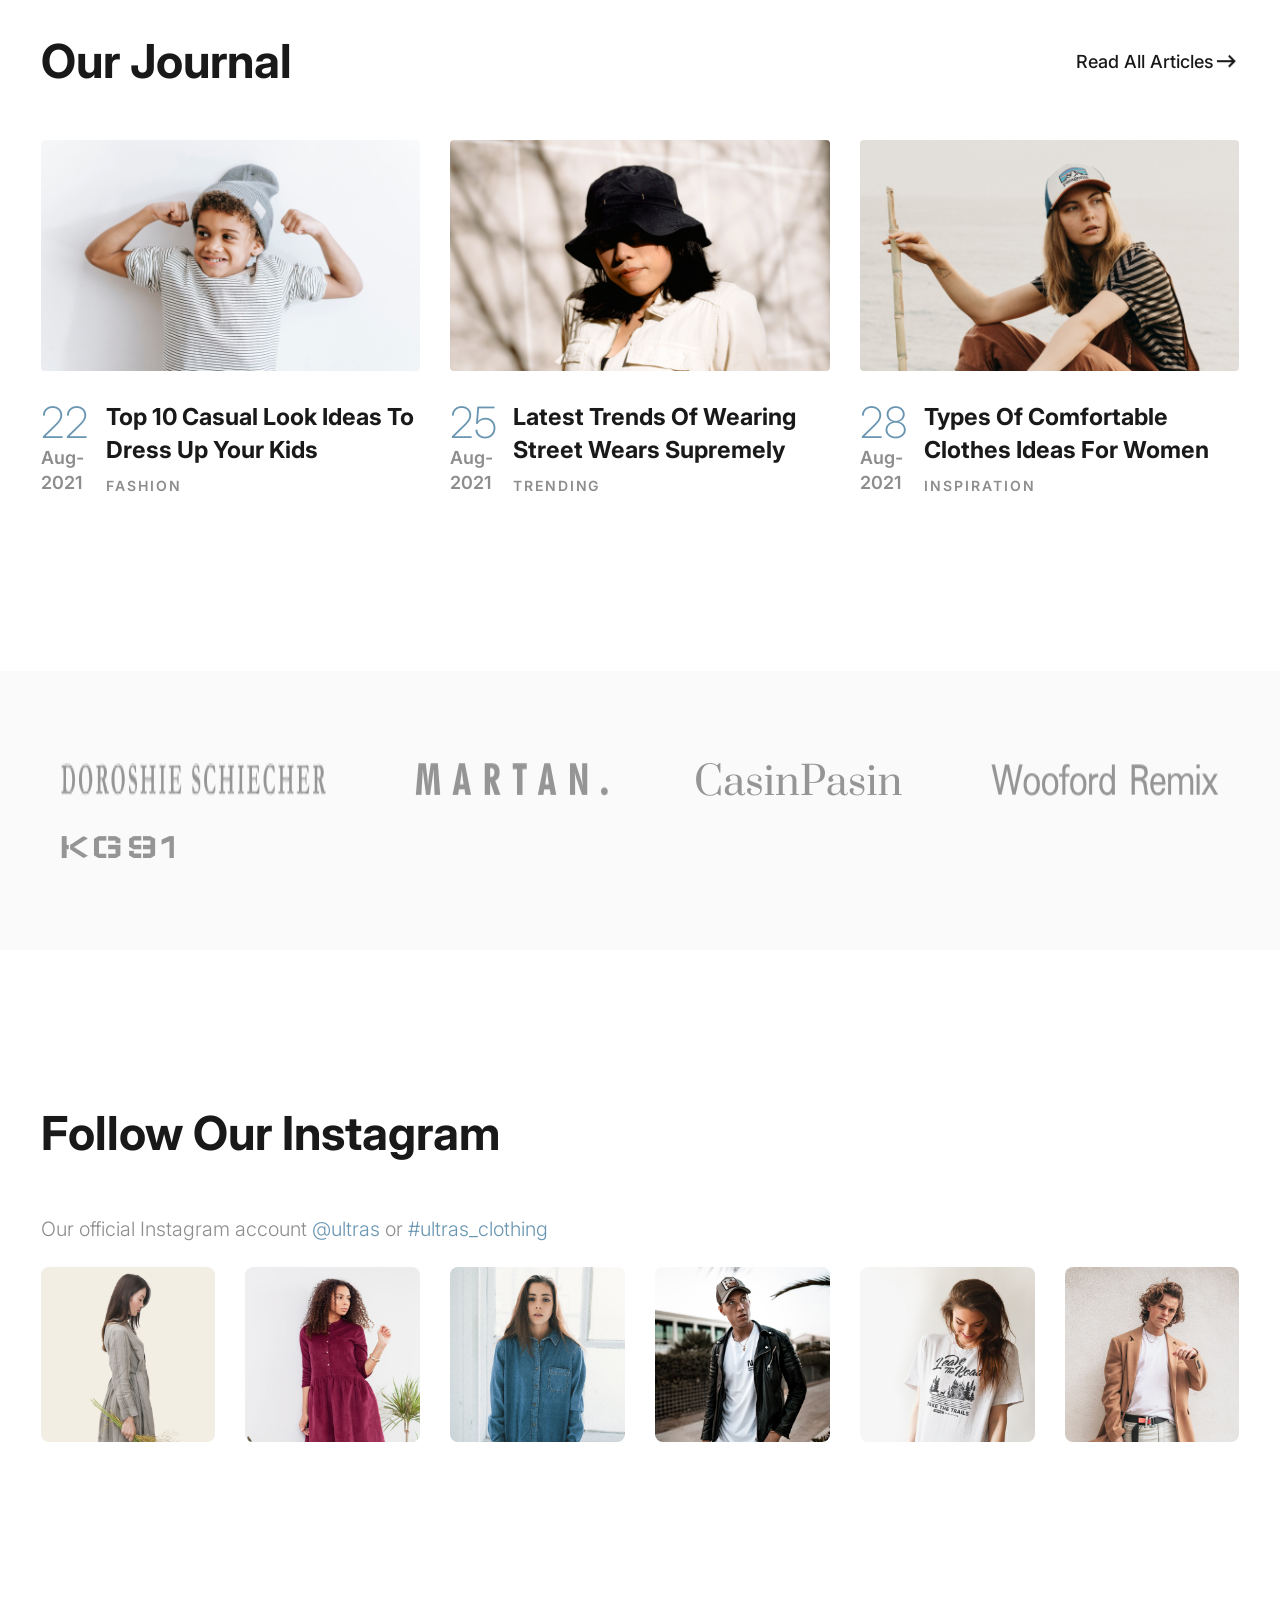
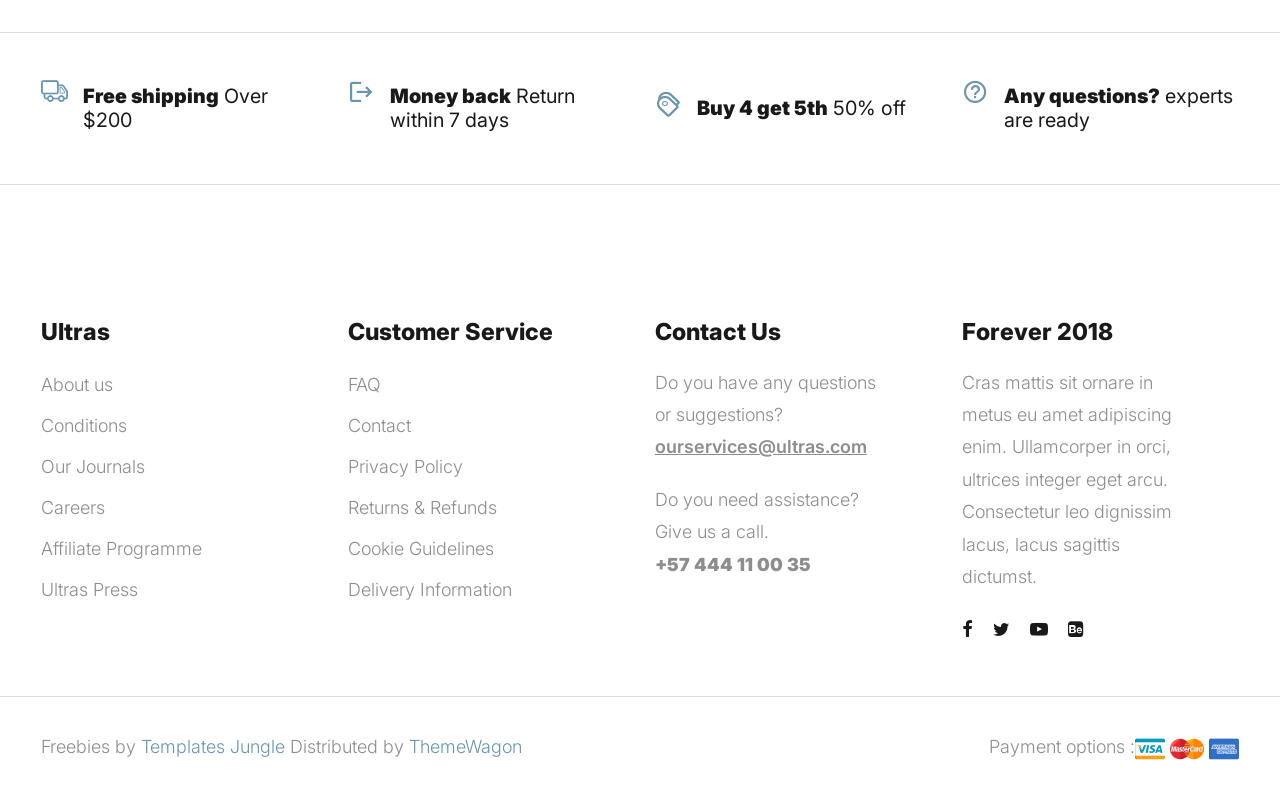
<file: shop.html>
<!DOCTYPE html>
<html lang="en">
  <head>
    <title>CoverStyle</title>
    <meta charset="utf-8">
    <meta http-equiv="X-UA-Compatible" content="IE=edge">
    <meta name="viewport" content="width=device-width, initial-scale=1.0">
    <meta name="format-detection" content="telephone=no">
    <meta name="apple-mobile-web-app-capable" content="yes">
    <meta name="author" content="">
    <meta name="keywords" content="">
    <meta name="description" content="">
    <link rel="stylesheet" type="text/css" href="css/normalize.css">
    <link rel="stylesheet" type="text/css" href="icomoon/icomoon.css">
    <link rel="stylesheet" type="text/css" media="all" href="https://maxcdn.bootstrapcdn.com/font-awesome/4.7.0/css/font-awesome.min.css">
    <link rel="stylesheet" type="text/css" href="css/vendor.css">
    <link rel="stylesheet" type="text/css" href="style.css">
    <link rel="preconnect" href="https://fonts.googleapis.com">
    <link rel="preconnect" href="https://fonts.gstatic.com" crossorigin>
    <link href="https://fonts.googleapis.com/css2?family=Inter:wght@100;200;300;400;500;600;700;800;900&display=swap" rel="stylesheet">
    <!-- script
    ================================================== -->
    <script src="js/modernizr.js"></script>
  </head>
  <body>

    <div class="preloader-wrapper">
      <div class="preloader">
      </div>
    </div>

    <div class="search-popup">
      <div class="search-popup-container">

        <form role="search" method="get" class="search-form" action="">
          <input type="search" id="search-form" class="search-field" placeholder="Type and press enter" value="" name="s" />
          <button type="submit" class="search-submit"><a href="#"><i class="icon icon-search"></i></a></button>
        </form>

        <h5 class="cat-list-title">Browse Categories</h5>
        
        <ul class="cat-list">
          <li class="cat-list-item">
            <a href="shop.html" title="Men Jackets">Men Jackets</a>
          </li>
          <li class="cat-list-item">
            <a href="shop.html" title="Fashion">Fashion</a>
          </li>
          <li class="cat-list-item">
            <a href="shop.html" title="Casual Wears">Casual Wears</a>
          </li>
          <li class="cat-list-item">
            <a href="shop.html" title="Women">Women</a>
          </li>
          <li class="cat-list-item">
            <a href="shop.html" title="Trending">Trending</a>
          </li>
          <li class="cat-list-item">
            <a href="shop.html" title="Hoodie">Hoodie</a>
          </li>
          <li class="cat-list-item">
            <a href="shop.html" title="Kids">Kids</a>
          </li>
        </ul>
      </div>
    </div>
    <header id="header">
      <div id="header-wrap">
        <nav class="secondary-nav border-bottom">
          <div class="container">
            <div class="row d-flex align-items-center">
              <div class="col-md-4 header-contact">
                <p>Let's talk! <strong>+57 444 11 00 35</strong>
                </p>
              </div>
              <div class="col-md-4 shipping-purchase text-center">
             
              </div>
              <div class="col-md-4 col-sm-12 user-items">
                <ul class="d-flex justify-content-end list-unstyled">
                  <li>
                    <a href="login.html">
                      <i class="icon icon-user"></i>
                    </a>
                  </li>
                  <li>
                    <a href="cart.html">
                      <i class="icon icon-shopping-cart"></i>
                    </a>
                  </li>
                  <li>
                    <a href="wishlist.html">
                      <i class="icon icon-heart"></i>
                    </a>
                  </li>
                  <li class="user-items search-item pe-3">
                    <a href="#" class="search-button">
                      <i class="icon icon-search"></i>
                    </a>
                  </li>
                </ul>
              </div>
            </div>
          </div>
        </nav>
        <nav class="primary-nav ">
          <div class="container">
            <div class="row d-flex align-items-center">
              <div class="col-lg-2 col-md-2">
                <div class="main-logo">
                  <a href="index.html">
                    <h3>CoverStyle.</h3>
                  </a>
                </div>
              </div>
              <div class="col-lg-10 col-md-10">
                <div class="navbar">

                  <div id="main-nav" class="stellarnav d-flex justify-content-end right">
                    <ul class="menu-list">

                      <li class="menu-item ">
                        <a href="index.html" class="item-anchor d-flex align-item-center" data-effect="Home">Home</a>
                        
                      </li>

                      <li><a href="about.html" class="item-anchor" data-effect="About">About</a></li>

                      <li class="menu-item ">
                        <a href="shop.html" class="item-anchor active d-flex align-item-center" data-effect="Shop">Shop</a>
                        
                      </li>

                      <li class="menu-item ">
                        <a href="#" class="item-anchor d-flex align-item-center" data-effect="Pages">Pages</a>
                        
                      </li>

                      <li class="menu-item ">
                        <a href="blog.html" class="item-anchor d-flex align-item-center" data-effect="Blog">Blog</a>
                        
                      </li>

                      <li><a href="contact.html" class="item-anchor" data-effect="Contact">Contact</a></li>

                    </ul>
                  </div>

                </div>
              </div>
            </div>
          </div>
        </nav>
      </div>
    </header>

    <section class="site-banner jarallax min-height300 padding-large" style="background: url(images/hero-image.jpg) no-repeat; background-position: top;">
      <div class="container">
        <div class="row">
          <div class="col-md-12">
            <h1 class="page-title">Shop page</h1>
            <div class="breadcrumbs">
              <span class="item">
                <a href="index.html">Home /</a>
              </span>
              <span class="item">Shop</span>
            </div>
          </div>
        </div>
      </div>
    </section>

    <div class="shopify-grid padding-large">
      <div class="container">
        <div class="row">

          <section id="selling-products" class="col-md-9 product-store">
            <div class="container">
              <ul class="tabs list-unstyled">
                <li data-tab-target="#all" class="active tab">All</li>
                <li data-tab-target="#shoes" class="tab">Shoes</li>
                <li data-tab-target="#tshirts" class="tab">Tshirts</li>
                <li data-tab-target="#pants" class="tab">Pants</li>
                <li data-tab-target="#hoodie" class="tab">Hoodie</li>
                <li data-tab-target="#outer" class="tab">Outer</li>
                <li data-tab-target="#jackets" class="tab">Jackets</li>
                <li data-tab-target="#accessories" class="tab">Accessories</li>
              </ul>
              <div class="tab-content">
                <div id="all" data-tab-content class="active">
                  <div class="row d-flex flex-wrap">
                    <div class="product-item col-lg-4 col-md-6 col-sm-6">
                      <div class="image-holder">
                        <img src="images/selling-products1.jpg" alt="Books" class="product-image">
                      </div>
                      <div class="cart-concern">
                        <div class="cart-button d-flex justify-content-between align-items-center">
                          <button type="button" class="btn-wrap cart-link d-flex align-items-center">add to cart <i class="icon icon-arrow-io"></i>
                          </button>
                          <button type="button" class="view-btn tooltip
                              d-flex">
                            <i class="icon icon-screen-full"></i>
                            <span class="tooltip-text">Quick view</span>
                          </button>
                          <button type="button" class="wishlist-btn">
                            <i class="icon icon-heart"></i>
                          </button>
                        </div>
                      </div>
                      <div class="product-detail">
                        <h3 class="product-title">
                          <a href="single-product.html">Half sleeve T-shirt</a>
                        </h3>
                        <div class="item-price text-primary">$40.00</div>
                      </div>
                    </div>
                    <div class="product-item col-lg-4 col-md-6 col-sm-6">
                      <div class="image-holder">
                        <img src="images/selling-products2.jpg" alt="Books" class="product-image">
                      </div>
                      <div class="cart-concern">
                        <div class="cart-button d-flex justify-content-between align-items-center">
                          <button type="button" class="btn-wrap cart-link d-flex align-items-center">add to cart <i class="icon icon-arrow-io"></i>
                          </button>
                          <button type="button" class="view-btn tooltip
                              d-flex">
                            <i class="icon icon-screen-full"></i>
                            <span class="tooltip-text">Quick view</span>
                          </button>
                          <button type="button" class="wishlist-btn">
                            <i class="icon icon-heart"></i>
                          </button>
                        </div>
                      </div>
                      <div class="product-detail">
                        <h3 class="product-title">
                          <a href="single-product.html">Stylish Grey T-shirt</a>
                        </h3>
                        <div class="item-price text-primary">$35.00</div>
                      </div>
                    </div>
                    <div class="product-item col-lg-4 col-md-6 col-sm-6">
                      <div class="image-holder">
                        <img src="images/selling-products3.jpg" alt="Books" class="product-image">
                      </div>
                      <div class="cart-concern">
                        <div class="cart-button d-flex justify-content-between align-items-center">
                          <button type="button" class="btn-wrap cart-link d-flex align-items-center">add to cart <i class="icon icon-arrow-io"></i>
                          </button>
                          <button type="button" class="view-btn tooltip
                              d-flex">
                            <i class="icon icon-screen-full"></i>
                            <span class="tooltip-text">Quick view</span>
                          </button>
                          <button type="button" class="wishlist-btn">
                            <i class="icon icon-heart"></i>
                          </button>
                        </div>
                      </div>
                      <div class="product-detail">
                        <h3 class="product-title">
                          <a href="single-product.html">Silk White Shirt</a>
                        </h3>
                        <div class="item-price text-primary">$35.00</div>
                      </div>
                    </div>
                    <div class="product-item col-lg-4 col-md-6 col-sm-6">
                      <div class="image-holder">
                        <img src="images/selling-products4.jpg" alt="Books" class="product-image">
                      </div>
                      <div class="cart-concern">
                        <div class="cart-button d-flex justify-content-between align-items-center">
                          <button type="button" class="btn-wrap cart-link d-flex align-items-center">add to cart <i class="icon icon-arrow-io"></i>
                          </button>
                          <button type="button" class="view-btn tooltip
                              d-flex">
                            <i class="icon icon-screen-full"></i>
                            <span class="tooltip-text">Quick view</span>
                          </button>
                          <button type="button" class="wishlist-btn">
                            <i class="icon icon-heart"></i>
                          </button>
                        </div>
                      </div>
                      <div class="product-detail">
                        <h3 class="product-title">
                          <a href="single-product.html">Grunge Hoodie</a>
                        </h3>
                        <div class="item-price text-primary">$30.00</div>
                      </div>
                    </div>
                    <div class="product-item col-lg-4 col-md-6 col-sm-6">
                      <div class="image-holder">
                        <img src="images/selling-products5.jpg" alt="Books" class="product-image">
                      </div>
                      <div class="cart-concern">
                        <div class="cart-button d-flex justify-content-between align-items-center">
                          <button type="button" class="btn-wrap cart-link d-flex align-items-center">add to cart <i class="icon icon-arrow-io"></i>
                          </button>
                          <button type="button" class="view-btn tooltip
                              d-flex">
                            <i class="icon icon-screen-full"></i>
                            <span class="tooltip-text">Quick view</span>
                          </button>
                          <button type="button" class="wishlist-btn">
                            <i class="icon icon-heart"></i>
                          </button>
                        </div>
                      </div>
                      <div class="product-detail">
                        <h3 class="product-title">
                          <a href="single-product.html">Full sleeve Jeans jacket</a>
                        </h3>
                        <div class="item-price text-primary">$40.00</div>
                      </div>
                    </div>
                    <div class="product-item col-lg-4 col-md-6 col-sm-6">
                      <div class="image-holder">
                        <img src="images/selling-products6.jpg" alt="Books" class="product-image">
                      </div>
                      <div class="cart-concern">
                        <div class="cart-button d-flex justify-content-between align-items-center">
                          <button type="button" class="btn-wrap cart-link d-flex align-items-center">add to cart <i class="icon icon-arrow-io"></i>
                          </button>
                          <button type="button" class="view-btn tooltip
                              d-flex">
                            <i class="icon icon-screen-full"></i>
                            <span class="tooltip-text">Quick view</span>
                          </button>
                          <button type="button" class="wishlist-btn">
                            <i class="icon icon-heart"></i>
                          </button>
                        </div>
                      </div>
                      <div class="product-detail">
                        <h3 class="product-title">
                          <a href="single-product.html">Grey Check Coat</a>
                        </h3>
                        <div class="item-price text-primary">$30.00</div>
                      </div>
                    </div>
                    <div class="product-item col-lg-4 col-md-6 col-sm-6">
                      <div class="image-holder">
                        <img src="images/selling-products7.jpg" alt="Books" class="product-image">
                      </div>
                      <div class="cart-concern">
                        <div class="cart-button d-flex justify-content-between align-items-center">
                          <button type="button" class="btn-wrap cart-link d-flex align-items-center">add to cart <i class="icon icon-arrow-io"></i>
                          </button>
                          <button type="button" class="view-btn tooltip
                              d-flex">
                            <i class="icon icon-screen-full"></i>
                            <span class="tooltip-text">Quick view</span>
                          </button>
                          <button type="button" class="wishlist-btn">
                            <i class="icon icon-heart"></i>
                          </button>
                        </div>
                      </div>
                      <div class="product-detail">
                        <h3 class="product-title">
                          <a href="single-product.html">Long Sleeve T-shirt</a>
                        </h3>
                        <div class="item-price text-primary">$40.00</div>
                      </div>
                    </div>
                    <div class="product-item col-lg-4 col-md-6 col-sm-6">
                      <div class="image-holder">
                        <img src="images/selling-products8.jpg" alt="Books" class="product-image">
                      </div>
                      <div class="cart-concern">
                        <div class="cart-button d-flex justify-content-between align-items-center">
                          <button type="button" class="btn-wrap cart-link d-flex align-items-center">add to cart <i class="icon icon-arrow-io"></i>
                          </button>
                          <button type="button" class="view-btn tooltip
                              d-flex">
                            <i class="icon icon-screen-full"></i>
                            <span class="tooltip-text">Quick view</span>
                          </button>
                          <button type="button" class="wishlist-btn">
                            <i class="icon icon-heart"></i>
                          </button>
                        </div>
                      </div>
                      <div class="product-detail">
                        <h3 class="product-title">
                          <a href="single-product.html">Half Sleeve T-shirt</a>
                        </h3>
                        <div class="item-price text-primary">$35.00</div>
                      </div>
                    </div>
                    <div class="product-item col-lg-4 col-md-6 col-sm-6">
                      <div class="image-holder">
                        <img src="images/selling-products13.jpg" alt="Books" class="product-image">
                      </div>
                      <div class="cart-concern">
                        <div class="cart-button d-flex justify-content-between align-items-center">
                          <button type="button" class="btn-wrap cart-link d-flex align-items-center">add to cart <i class="icon icon-arrow-io"></i>
                          </button>
                          <button type="button" class="view-btn tooltip
                              d-flex">
                            <i class="icon icon-screen-full"></i>
                            <span class="tooltip-text">Quick view</span>
                          </button>
                          <button type="button" class="wishlist-btn">
                            <i class="icon icon-heart"></i>
                          </button>
                        </div>
                      </div>
                      <div class="product-detail">
                        <h3 class="product-title">
                          <a href="single-product.html">Orange white Nike</a>
                        </h3>
                        <div class="item-price text-primary">$55.00</div>
                      </div>
                    </div>
                    <div class="product-item col-lg-4 col-md-6 col-sm-6">
                      <div class="image-holder">
                        <img src="images/selling-products14.jpg" alt="Books" class="product-image">
                      </div>
                      <div class="cart-concern">
                        <div class="cart-button d-flex justify-content-between align-items-center">
                          <button type="button" class="btn-wrap cart-link d-flex align-items-center">add to cart <i class="icon icon-arrow-io"></i>
                          </button>
                          <button type="button" class="view-btn tooltip
                              d-flex">
                            <i class="icon icon-screen-full"></i>
                            <span class="tooltip-text">Quick view</span>
                          </button>
                          <button type="button" class="wishlist-btn">
                            <i class="icon icon-heart"></i>
                          </button>
                        </div>
                      </div>
                      <div class="product-detail">
                        <h3 class="product-title">
                          <a href="single-product.html">Running Shoe</a>
                        </h3>
                        <div class="item-price text-primary">$65.00</div>
                      </div>
                    </div>
                    <div class="product-item col-lg-4 col-md-6 col-sm-6">
                      <div class="image-holder">
                        <img src="images/selling-products15.jpg" alt="Books" class="product-image">
                      </div>
                      <div class="cart-concern">
                        <div class="cart-button d-flex justify-content-between align-items-center">
                          <button type="button" class="btn-wrap cart-link d-flex align-items-center">add to cart <i class="icon icon-arrow-io"></i>
                          </button>
                          <button type="button" class="view-btn tooltip
                              d-flex">
                            <i class="icon icon-screen-full"></i>
                            <span class="tooltip-text">Quick view</span>
                          </button>
                          <button type="button" class="wishlist-btn">
                            <i class="icon icon-heart"></i>
                          </button>
                        </div>
                      </div>
                      <div class="product-detail">
                        <h3 class="product-title">
                          <a href="single-product.html">Tennis Shoe</a>
                        </h3>
                        <div class="item-price text-primary">$80.00</div>
                      </div>
                    </div>
                    <div class="product-item col-lg-4 col-md-6 col-sm-6">
                      <div class="image-holder">
                        <img src="images/selling-products16.jpg" alt="Books" class="product-image">
                      </div>
                      <div class="cart-concern">
                        <div class="cart-button d-flex justify-content-between align-items-center">
                          <button type="button" class="btn-wrap cart-link d-flex align-items-center">add to cart <i class="icon icon-arrow-io"></i>
                          </button>
                          <button type="button" class="view-btn tooltip
                              d-flex">
                            <i class="icon icon-screen-full"></i>
                            <span class="tooltip-text">Quick view</span>
                          </button>
                          <button type="button" class="wishlist-btn">
                            <i class="icon icon-heart"></i>
                          </button>
                        </div>
                      </div>
                      <div class="product-detail">
                        <h3 class="product-title">
                          <a href="single-product.html">Nike Brand Shoe</a>
                        </h3>
                        <div class="item-price text-primary">$65.00</div>
                      </div>
                    </div>
                  </div>
                </div>
                <div id="shoes" data-tab-content>
                  <div class="row d-flex flex-wrap">
                    <div class="product-item col-lg-4 col-md-6 col-sm-6">
                      <div class="image-holder">
                        <img src="images/selling-products13.jpg" alt="Books" class="product-image">
                      </div>
                      <div class="cart-concern">
                        <div class="cart-button d-flex justify-content-between align-items-center">
                          <button type="button" class="btn-wrap cart-link d-flex align-items-center">add to cart <i class="icon icon-arrow-io"></i>
                          </button>
                          <button type="button" class="view-btn tooltip
                              d-flex">
                            <i class="icon icon-screen-full"></i>
                            <span class="tooltip-text">Quick view</span>
                          </button>
                          <button type="button" class="wishlist-btn">
                            <i class="icon icon-heart"></i>
                          </button>
                        </div>
                      </div>
                      <div class="product-detail">
                        <h3 class="product-title">
                          <a href="single-product.html">Orange white Nike</a>
                        </h3>
                        <div class="item-price text-primary">$55.00</div>
                      </div>
                    </div>
                    <div class="product-item col-lg-4 col-md-6 col-sm-6">
                      <div class="image-holder">
                        <img src="images/selling-products14.jpg" alt="Books" class="product-image">
                      </div>
                      <div class="cart-concern">
                        <div class="cart-button d-flex justify-content-between align-items-center">
                          <button type="button" class="btn-wrap cart-link d-flex align-items-center">add to cart <i class="icon icon-arrow-io"></i>
                          </button>
                          <button type="button" class="view-btn tooltip
                              d-flex">
                            <i class="icon icon-screen-full"></i>
                            <span class="tooltip-text">Quick view</span>
                          </button>
                          <button type="button" class="wishlist-btn">
                            <i class="icon icon-heart"></i>
                          </button>
                        </div>
                      </div>
                      <div class="product-detail">
                        <h3 class="product-title">
                          <a href="single-product.html">Running Shoe</a>
                        </h3>
                        <div class="item-price text-primary">$65.00</div>
                      </div>
                    </div>
                    <div class="product-item col-lg-4 col-md-6 col-sm-6">
                      <div class="image-holder">
                        <img src="images/selling-products15.jpg" alt="Books" class="product-image">
                      </div>
                      <div class="cart-concern">
                        <div class="cart-button d-flex justify-content-between align-items-center">
                          <button type="button" class="btn-wrap cart-link d-flex align-items-center">add to cart <i class="icon icon-arrow-io"></i>
                          </button>
                          <button type="button" class="view-btn tooltip
                              d-flex">
                            <i class="icon icon-screen-full"></i>
                            <span class="tooltip-text">Quick view</span>
                          </button>
                          <button type="button" class="wishlist-btn">
                            <i class="icon icon-heart"></i>
                          </button>
                        </div>
                      </div>
                      <div class="product-detail">
                        <h3 class="product-title">
                          <a href="single-product.html">Tennis Shoe</a>
                        </h3>
                        <div class="item-price text-primary">$80.00</div>
                      </div>
                    </div>
                    <div class="product-item col-lg-4 col-md-6 col-sm-6">
                      <div class="image-holder">
                        <img src="images/selling-products16.jpg" alt="Books" class="product-image">
                      </div>
                      <div class="cart-concern">
                        <div class="cart-button d-flex justify-content-between align-items-center">
                          <button type="button" class="btn-wrap cart-link d-flex align-items-center">add to cart <i class="icon icon-arrow-io"></i>
                          </button>
                          <button type="button" class="view-btn tooltip
                              d-flex">
                            <i class="icon icon-screen-full"></i>
                            <span class="tooltip-text">Quick view</span>
                          </button>
                          <button type="button" class="wishlist-btn">
                            <i class="icon icon-heart"></i>
                          </button>
                        </div>
                      </div>
                      <div class="product-detail">
                        <h3 class="product-title">
                          <a href="single-product.html">Nike Brand Shoe</a>
                        </h3>
                        <div class="item-price text-primary">$65.00</div>
                      </div>
                    </div>
                  </div>
                </div>
                <div id="tshirts" data-tab-content>
                  <div class="row d-flex flex-wrap">
                    <div class="product-item col-lg-4 col-md-6 col-sm-6">
                      <div class="image-holder">
                        <img src="images/selling-products3.jpg" alt="Books" class="product-image">
                      </div>
                      <div class="cart-concern">
                        <div class="cart-button d-flex justify-content-between align-items-center">
                          <button type="button" class="btn-wrap cart-link d-flex align-items-center">add to cart <i class="icon icon-arrow-io"></i>
                          </button>
                          <button type="button" class="view-btn tooltip
                              d-flex">
                            <i class="icon icon-screen-full"></i>
                            <span class="tooltip-text">Quick view</span>
                          </button>
                          <button type="button" class="wishlist-btn">
                            <i class="icon icon-heart"></i>
                          </button>
                        </div>
                      </div>
                      <div class="product-detail">
                        <h3 class="product-title">
                          <a href="single-product.html">Silk White Shirt</a>
                        </h3>
                        <div class="item-price text-primary">$35.00</div>
                      </div>
                    </div>
                    <div class="product-item col-lg-4 col-md-6 col-sm-6">
                      <div class="image-holder">
                        <img src="images/selling-products8.jpg" alt="Books" class="product-image">
                      </div>
                      <div class="cart-concern">
                        <div class="cart-button d-flex justify-content-between align-items-center">
                          <button type="button" class="btn-wrap cart-link d-flex align-items-center">add to cart <i class="icon icon-arrow-io"></i>
                          </button>
                          <button type="button" class="view-btn tooltip
                              d-flex">
                            <i class="icon icon-screen-full"></i>
                            <span class="tooltip-text">Quick view</span>
                          </button>
                          <button type="button" class="wishlist-btn">
                            <i class="icon icon-heart"></i>
                          </button>
                        </div>
                      </div>
                      <div class="product-detail">
                        <h3 class="product-title">
                          <a href="single-product.html">White Half T-shirt</a>
                        </h3>
                        <div class="item-price text-primary">$30.00</div>
                      </div>
                    </div>
                    <div class="product-item col-lg-4 col-md-6 col-sm-6">
                      <div class="image-holder">
                        <img src="images/selling-products5.jpg" alt="Books" class="product-image">
                      </div>
                      <div class="cart-concern">
                        <div class="cart-button d-flex justify-content-between align-items-center">
                          <button type="button" class="btn-wrap cart-link d-flex align-items-center">add to cart <i class="icon icon-arrow-io"></i>
                          </button>
                          <button type="button" class="view-btn tooltip
                              d-flex">
                            <i class="icon icon-screen-full"></i>
                            <span class="tooltip-text">Quick view</span>
                          </button>
                          <button type="button" class="wishlist-btn">
                            <i class="icon icon-heart"></i>
                          </button>
                        </div>
                      </div>
                      <div class="product-detail">
                        <h3 class="product-title">
                          <a href="single-product.html">Ghee Half T-shirt</a>
                        </h3>
                        <div class="item-price text-primary">$40.00</div>
                      </div>
                    </div>
                    <div class="product-item col-lg-4 col-md-6 col-sm-6">
                      <div class="image-holder">
                        <img src="images/selling-products7.jpg" alt="Books" class="product-image">
                      </div>
                      <div class="cart-concern">
                        <div class="cart-button d-flex justify-content-between align-items-center">
                          <button type="button" class="btn-wrap cart-link d-flex align-items-center">add to cart <i class="icon icon-arrow-io"></i>
                          </button>
                          <button type="button" class="view-btn tooltip
                              d-flex">
                            <i class="icon icon-screen-full"></i>
                            <span class="tooltip-text">Quick view</span>
                          </button>
                          <button type="button" class="wishlist-btn">
                            <i class="icon icon-heart"></i>
                          </button>
                        </div>
                      </div>
                      <div class="product-detail">
                        <h3 class="product-title">
                          <a href="single-product.html">Long Sleeve T-shirt</a>
                        </h3>
                        <div class="item-price text-primary">$40.00</div>
                      </div>
                    </div>
                  </div>
                </div>
                <div id="pants" data-tab-content>
                  <div class="row d-flex flex-wrap">
                    <div class="product-item col-lg-4 col-md-6 col-sm-6">
                      <div class="image-holder">
                        <img src="images/selling-products1.jpg" alt="Books" class="product-image">
                      </div>
                      <div class="cart-concern">
                        <div class="cart-button d-flex justify-content-between align-items-center">
                          <button type="button" class="btn-wrap cart-link d-flex align-items-center">add to cart <i class="icon icon-arrow-io"></i>
                          </button>
                          <button type="button" class="view-btn tooltip
                              d-flex">
                            <i class="icon icon-screen-full"></i>
                            <span class="tooltip-text">Quick view</span>
                          </button>
                          <button type="button" class="wishlist-btn">
                            <i class="icon icon-heart"></i>
                          </button>
                        </div>
                      </div>
                      <div class="product-detail">
                        <h3 class="product-title">
                          <a href="single-product.html">Half sleeve T-shirt</a>
                        </h3>
                        <div class="item-price text-primary">$40.00</div>
                      </div>
                    </div>
                    <div class="product-item col-lg-4 col-md-6 col-sm-6">
                      <div class="image-holder">
                        <img src="images/selling-products4.jpg" alt="Books" class="product-image">
                      </div>
                      <div class="cart-concern">
                        <div class="cart-button d-flex justify-content-between align-items-center">
                          <button type="button" class="btn-wrap cart-link d-flex align-items-center">add to cart <i class="icon icon-arrow-io"></i>
                          </button>
                          <button type="button" class="view-btn tooltip
                              d-flex">
                            <i class="icon icon-screen-full"></i>
                            <span class="tooltip-text">Quick view</span>
                          </button>
                          <button type="button" class="wishlist-btn">
                            <i class="icon icon-heart"></i>
                          </button>
                        </div>
                      </div>
                      <div class="product-detail">
                        <h3 class="product-title">
                          <a href="single-product.html">Grunge Hoodie</a>
                        </h3>
                        <div class="item-price text-primary">$30.00</div>
                      </div>
                    </div>
                    <div class="product-item col-lg-4 col-md-6 col-sm-6">
                      <div class="image-holder">
                        <img src="images/selling-products7.jpg" alt="Books" class="product-image">
                      </div>
                      <div class="cart-concern">
                        <div class="cart-button d-flex justify-content-between align-items-center">
                          <button type="button" class="btn-wrap cart-link d-flex align-items-center">add to cart <i class="icon icon-arrow-io"></i>
                          </button>
                          <button type="button" class="view-btn tooltip
                              d-flex">
                            <i class="icon icon-screen-full"></i>
                            <span class="tooltip-text">Quick view</span>
                          </button>
                          <button type="button" class="wishlist-btn">
                            <i class="icon icon-heart"></i>
                          </button>
                        </div>
                      </div>
                      <div class="product-detail">
                        <h3 class="product-title">
                          <a href="single-product.html">Long Sleeve T-shirt</a>
                        </h3>
                        <div class="item-price text-primary">$40.00</div>
                      </div>
                    </div>
                    <div class="product-item col-lg-4 col-md-6 col-sm-6">
                      <div class="image-holder">
                        <img src="images/selling-products2.jpg" alt="Books" class="product-image">
                      </div>
                      <div class="cart-concern">
                        <div class="cart-button d-flex justify-content-between align-items-center">
                          <button type="button" class="btn-wrap cart-link d-flex align-items-center">add to cart <i class="icon icon-arrow-io"></i>
                          </button>
                          <button type="button" class="view-btn tooltip
                              d-flex">
                            <i class="icon icon-screen-full"></i>
                            <span class="tooltip-text">Quick view</span>
                          </button>
                          <button type="button" class="wishlist-btn">
                            <i class="icon icon-heart"></i>
                          </button>
                        </div>
                      </div>
                      <div class="product-detail">
                        <h3 class="product-title">
                          <a href="single-product.html">Stylish Grey Pant</a>
                        </h3>
                        <div class="item-price text-primary">$40.00</div>
                      </div>
                    </div>
                  </div>
                </div>
                <div id="hoodie" data-tab-content>
                  <div class="row d-flex flex-wrap">
                    <div class="product-item col-lg-4 col-md-6 col-sm-6">
                      <div class="image-holder">
                        <img src="images/selling-products17.jpg" alt="Books" class="product-image">
                      </div>
                      <div class="cart-concern">
                        <div class="cart-button d-flex justify-content-between align-items-center">
                          <button type="button" class="btn-wrap cart-link d-flex align-items-center">add to cart <i class="icon icon-arrow-io"></i>
                          </button>
                          <button type="button" class="view-btn tooltip
                              d-flex">
                            <i class="icon icon-screen-full"></i>
                            <span class="tooltip-text">Quick view</span>
                          </button>
                          <button type="button" class="wishlist-btn">
                            <i class="icon icon-heart"></i>
                          </button>
                        </div>
                      </div>
                      <div class="product-detail">
                        <h3 class="product-title">
                          <a href="single-product.html">White Hoodie</a>
                        </h3>
                        <div class="item-price text-primary">$40.00</div>
                      </div>
                    </div>
                    <div class="product-item col-lg-4 col-md-6 col-sm-6">
                      <div class="image-holder">
                        <img src="images/selling-products4.jpg" alt="Books" class="product-image">
                      </div>
                      <div class="cart-concern">
                        <div class="cart-button d-flex justify-content-between align-items-center">
                          <button type="button" class="btn-wrap cart-link d-flex align-items-center">add to cart <i class="icon icon-arrow-io"></i>
                          </button>
                          <button type="button" class="view-btn tooltip
                              d-flex">
                            <i class="icon icon-screen-full"></i>
                            <span class="tooltip-text">Quick view</span>
                          </button>
                          <button type="button" class="wishlist-btn">
                            <i class="icon icon-heart"></i>
                          </button>
                        </div>
                      </div>
                      <div class="product-detail">
                        <h3 class="product-title">
                          <a href="single-product.html">Navy Blue Hoodie</a>
                        </h3>
                        <div class="item-price text-primary">$45.00</div>
                      </div>
                    </div>
                    <div class="product-item col-lg-4 col-md-6 col-sm-6">
                      <div class="image-holder">
                        <img src="images/selling-products18.jpg" alt="Books" class="product-image">
                      </div>
                      <div class="cart-concern">
                        <div class="cart-button d-flex justify-content-between align-items-center">
                          <button type="button" class="btn-wrap cart-link d-flex align-items-center">add to cart <i class="icon icon-arrow-io"></i>
                          </button>
                          <button type="button" class="view-btn tooltip
                              d-flex">
                            <i class="icon icon-screen-full"></i>
                            <span class="tooltip-text">Quick view</span>
                          </button>
                          <button type="button" class="wishlist-btn">
                            <i class="icon icon-heart"></i>
                          </button>
                        </div>
                      </div>
                      <div class="product-detail">
                        <h3 class="product-title">
                          <a href="single-product.html">Dark Green Hoodie</a>
                        </h3>
                        <div class="item-price text-primary">$35.00</div>
                      </div>
                    </div>
                  </div>
                </div>
                <div id="outer" data-tab-content>
                  <div class="row d-flex flex-wrap">
                    <div class="product-item col-lg-4 col-md-6 col-sm-6">
                      <div class="image-holder">
                        <img src="images/selling-products3.jpg" alt="Books" class="product-image">
                      </div>
                      <div class="cart-concern">
                        <div class="cart-button d-flex justify-content-between align-items-center">
                          <button type="button" class="btn-wrap cart-link d-flex align-items-center">add to cart <i class="icon icon-arrow-io"></i>
                          </button>
                          <button type="button" class="view-btn tooltip
                              d-flex">
                            <i class="icon icon-screen-full"></i>
                            <span class="tooltip-text">Quick view</span>
                          </button>
                          <button type="button" class="wishlist-btn">
                            <i class="icon icon-heart"></i>
                          </button>
                        </div>
                      </div>
                      <div class="product-detail">
                        <h3 class="product-title">
                          <a href="single-product.html">Silk White Shirt</a>
                        </h3>
                        <div class="item-price text-primary">$ 35.00</div>
                      </div>
                    </div>
                    <div class="product-item col-lg-4 col-md-6 col-sm-6">
                      <div class="image-holder">
                        <img src="images/selling-products4.jpg" alt="Books" class="product-image">
                      </div>
                      <div class="cart-concern">
                        <div class="cart-button d-flex justify-content-between align-items-center">
                          <button type="button" class="btn-wrap cart-link d-flex align-items-center">add to cart <i class="icon icon-arrow-io"></i>
                          </button>
                          <button type="button" class="view-btn tooltip
                              d-flex">
                            <i class="icon icon-screen-full"></i>
                            <span class="tooltip-text">Quick view</span>
                          </button>
                          <button type="button" class="wishlist-btn">
                            <i class="icon icon-heart"></i>
                          </button>
                        </div>
                      </div>
                      <div class="product-detail">
                        <h3 class="product-title">
                          <a href="single-product.html">Grunge Hoodie</a>
                        </h3>
                        <div class="item-price text-primary">$ 30.00</div>
                      </div>
                    </div>
                    <div class="product-item col-lg-4 col-md-6 col-sm-6">
                      <div class="image-holder">
                        <img src="images/selling-products6.jpg" alt="Books" class="product-image">
                      </div>
                      <div class="cart-concern">
                        <div class="cart-button d-flex justify-content-between align-items-center">
                          <button type="button" class="btn-wrap cart-link d-flex align-items-center">add to cart <i class="icon icon-arrow-io"></i>
                          </button>
                          <button type="button" class="view-btn tooltip
                              d-flex">
                            <i class="icon icon-screen-full"></i>
                            <span class="tooltip-text">Quick view</span>
                          </button>
                          <button type="button" class="wishlist-btn">
                            <i class="icon icon-heart"></i>
                          </button>
                        </div>
                      </div>
                      <div class="product-detail">
                        <h3 class="product-title">
                          <a href="single-product.html">Grey Check Coat</a>
                        </h3>
                        <div class="item-price text-primary">$ 30.00</div>
                      </div>
                    </div>
                    <div class="product-item col-lg-4 col-md-6 col-sm-6">
                      <div class="image-holder">
                        <img src="images/selling-products7.jpg" alt="Books" class="product-image">
                      </div>
                      <div class="cart-concern">
                        <div class="cart-button d-flex justify-content-between align-items-center">
                          <button type="button" class="btn-wrap cart-link d-flex align-items-center">add to cart <i class="icon icon-arrow-io"></i>
                          </button>
                          <button type="button" class="view-btn tooltip
                              d-flex">
                            <i class="icon icon-screen-full"></i>
                            <span class="tooltip-text">Quick view</span>
                          </button>
                          <button type="button" class="wishlist-btn">
                            <i class="icon icon-heart"></i>
                          </button>
                        </div>
                      </div>
                      <div class="product-detail">
                        <h3 class="product-title">
                          <a href="single-product.html">Long Sleeve T-shirt</a>
                        </h3>
                        <div class="item-price text-primary">$ 40.00</div>
                      </div>
                    </div>
                  </div>
                </div>
                <div id="jackets" data-tab-content>
                  <div class="row d-flex flex-wrap">
                    <div class="product-item col-lg-4 col-md-6 col-sm-6">
                      <div class="image-holder">
                        <img src="images/selling-products5.jpg" alt="Books" class="product-image">
                      </div>
                      <div class="cart-concern">
                        <div class="cart-button d-flex justify-content-between align-items-center">
                          <button type="button" class="btn-wrap cart-link d-flex align-items-center">add to cart <i class="icon icon-arrow-io"></i>
                          </button>
                          <button type="button" class="view-btn tooltip
                              d-flex">
                            <i class="icon icon-screen-full"></i>
                            <span class="tooltip-text">Quick view</span>
                          </button>
                          <button type="button" class="wishlist-btn">
                            <i class="icon icon-heart"></i>
                          </button>
                        </div>
                      </div>
                      <div class="product-detail">
                        <h3 class="product-title">
                          <a href="single-product.html">Full Sleeve Jeans Jacket</a>
                        </h3>
                        <div class="item-price text-primary">$40.00</div>
                      </div>
                    </div>
                    <div class="product-item col-lg-4 col-md-6 col-sm-6">
                      <div class="image-holder">
                        <img src="images/selling-products2.jpg" alt="Books" class="product-image">
                      </div>
                      <div class="cart-concern">
                        <div class="cart-button d-flex justify-content-between align-items-center">
                          <button type="button" class="btn-wrap cart-link d-flex align-items-center">add to cart <i class="icon icon-arrow-io"></i>
                          </button>
                          <button type="button" class="view-btn tooltip
                              d-flex">
                            <i class="icon icon-screen-full"></i>
                            <span class="tooltip-text">Quick view</span>
                          </button>
                          <button type="button" class="wishlist-btn">
                            <i class="icon icon-heart"></i>
                          </button>
                        </div>
                      </div>
                      <div class="product-detail">
                        <h3 class="product-title">
                          <a href="single-product.html">Stylish Grey Coat</a>
                        </h3>
                        <div class="item-price text-primary">$35.00</div>
                      </div>
                    </div>
                    <div class="product-item col-lg-4 col-md-6 col-sm-6">
                      <div class="image-holder">
                        <img src="images/selling-products6.jpg" alt="Books" class="product-image">
                      </div>
                      <div class="cart-concern">
                        <div class="cart-button d-flex justify-content-between align-items-center">
                          <button type="button" class="btn-wrap cart-link d-flex align-items-center">add to cart <i class="icon icon-arrow-io"></i>
                          </button>
                          <button type="button" class="view-btn tooltip
                              d-flex">
                            <i class="icon icon-screen-full"></i>
                            <span class="tooltip-text">Quick view</span>
                          </button>
                          <button type="button" class="wishlist-btn">
                            <i class="icon icon-heart"></i>
                          </button>
                        </div>
                      </div>
                      <div class="product-detail">
                        <h3 class="product-title">
                          <a href="single-product.html">Grey Check Coat</a>
                        </h3>
                        <div class="item-price text-primary">$35.00</div>
                      </div>
                    </div>
                  </div>
                </div>
                <div id="accessories" data-tab-content>
                  <div class="row d-flex flex-wrap">
                    <div class="product-item col-lg-4 col-md-6 col-sm-6">
                      <div class="image-holder">
                        <img src="images/selling-products19.jpg" alt="Books" class="product-image">
                      </div>
                      <div class="cart-concern">
                        <div class="cart-button d-flex justify-content-between align-items-center">
                          <button type="button" class="btn-wrap cart-link d-flex align-items-center">add to cart <i class="icon icon-arrow-io"></i>
                          </button>
                          <button type="button" class="view-btn tooltip
                              d-flex">
                            <i class="icon icon-screen-full"></i>
                            <span class="tooltip-text">Quick view</span>
                          </button>
                          <button type="button" class="wishlist-btn">
                            <i class="icon icon-heart"></i>
                          </button>
                        </div>
                      </div>
                      <div class="product-detail">
                        <h3 class="product-title">
                          <a href="single-product.html">Stylish Women Bag</a>
                        </h3>
                        <div class="item-price text-primary">$35.00</div>
                      </div>
                    </div>
                    <div class="product-item col-lg-4 col-md-6 col-sm-6">
                      <div class="image-holder">
                        <img src="images/selling-products20.jpg" alt="Books" class="product-image">
                      </div>
                      <div class="cart-concern">
                        <div class="cart-button d-flex justify-content-between align-items-center">
                          <button type="button" class="btn-wrap cart-link d-flex align-items-center">add to cart <i class="icon icon-arrow-io"></i>
                          </button>
                          <button type="button" class="view-btn tooltip
                              d-flex">
                            <i class="icon icon-screen-full"></i>
                            <span class="tooltip-text">Quick view</span>
                          </button>
                          <button type="button" class="wishlist-btn">
                            <i class="icon icon-heart"></i>
                          </button>
                        </div>
                      </div>
                      <div class="product-detail">
                        <h3 class="product-title">
                          <a href="single-product.html">Stylish Gadgets</a>
                        </h3>
                        <div class="item-price text-primary">$30.00</div>
                      </div>
                    </div>
                  </div>
                </div>
              </div>
              <nav class="navigation paging-navigation text-center padding-medium" role="navigation">
                <div class="pagination loop-pagination d-flex justify-content-center">
                  <a href="#" class="pagination-arrow d-flex align-items-center">
                    <i class="icon icon-arrow-left"></i>
                  </a>
                  <span aria-current="page" class="page-numbers current">1</span>
                  <a class="page-numbers" href="#">2</a>
                  <a class="page-numbers" href="#">3</a>
                  <a href="#" class="pagination-arrow d-flex align-items-center">
                    <i class="icon icon-arrow-right"></i>
                  </a>
                </div>
              </nav>
            </div>
          </section>

          <aside class="col-md-3">
            <div class="sidebar">
              <div class="widgets widget-menu">
                <div class="widget-search-bar">
                  <form role="search" method="get" class="d-flex">
                    <input class="search-field" placeholder="Search" type="text">
                    <button class="btn btn-dark"><i class="icon icon-search"></i></button>
                  </form>
                </div> 
              </div>
              <div class="widgets widget-product-tags">
                <h5 class="widget-title">Tags</h5>
                <ul class="product-tags sidebar-list list-unstyled">
                  <li class="tags-item">
                    <a href="">White</a>
                  </li>
                  <li class="tags-item">
                    <a href="">Cheap</a>
                  </li>
                  <li class="tags-item">
                    <a href="">Branded</a>
                  </li>
                  <li class="tags-item">
                    <a href="">Modern</a>
                  </li>
                  <li class="tags-item">
                    <a href="">Simple</a>
                  </li>
                </ul>
              </div>
              <div class="widgets widget-product-brands">
                <h5 class="widget-title">Brands</h5>
                <ul class="product-tags sidebar-list list-unstyled">
                  <li class="tags-item">
                    <a href="">Nike</a>
                  </li>
                  <li class="tags-item">
                    <a href="">Adidas</a>
                  </li>
                  <li class="tags-item">
                    <a href="">Puma</a>
                  </li>
                  <li class="tags-item">
                    <a href="">Spike</a>
                  </li>
                </ul>
              </div>
              <div class="widgets widget-price-filter">
                <h5 class="widget-title">Filter By Price</h5>
                <ul class="product-tags sidebar-list list-unstyled">
                  <li class="tags-item">
                    <a href="">Less than $10</a>
                  </li>
                  <li class="tags-item">
                    <a href="">$10- $20</a>
                  </li>
                  <li class="tags-item">
                    <a href="">$20- $30</a>
                  </li>
                  <li class="tags-item">
                    <a href="">$30- $40</a>
                  </li>
                  <li class="tags-item">
                    <a href="">$40- $50</a>
                  </li>
                </ul>
              </div>
            </div>
          </aside>
          
        </div>        
      </div>      
    </div>

    <hr>
    <section id="latest-blog" class="padding-large">
      <div class="container">
        <div class="section-header d-flex flex-wrap align-items-center justify-content-between">
          <h2 class="section-title">our Journal</h2>
          <div class="btn-wrap align-right">
            <a href="blog.html" class="d-flex align-items-center">Read All Articles <i class="icon icon icon-arrow-io"></i>
            </a>
          </div>
        </div>
        <div class="row d-flex flex-wrap">
          <article class="col-md-4 post-item">
            <div class="image-holder zoom-effect">
              <a href="single-post.html">
                <img src="images/post-img1.jpg" alt="post" class="post-image">
              </a>
            </div>
            <div class="post-content d-flex">
              <div class="meta-date">
                <div class="meta-day text-primary">22</div>
                <div class="meta-month">Aug-2021</div>
              </div>
              <div class="post-header">
                <h3 class="post-title">
                  <a href="single-post.html">top 10 casual look ideas to dress up your kids</a>
                </h3>
                <a href="blog.html" class="blog-categories">Fashion</a>
              </div>
            </div>
          </article>
          <article class="col-md-4 post-item">
            <div class="image-holder zoom-effect">
              <a href="single-post.html">
                <img src="images/post-img2.jpg" alt="post" class="post-image">
              </a>
            </div>
            <div class="post-content d-flex">
              <div class="meta-date">
                <div class="meta-day text-primary">25</div>
                <div class="meta-month">Aug-2021</div>
              </div>
              <div class="post-header">
                <h3 class="post-title">
                  <a href="single-post.html">Latest trends of wearing street wears supremely</a>
                </h3>
                <a href="blog.html" class="blog-categories">Trending</a>
              </div>
            </div>
          </article>
          <article class="col-md-4 post-item">
            <div class="image-holder zoom-effect">
              <a href="single-post.html">
                <img src="images/post-img3.jpg" alt="post" class="post-image">
              </a>
            </div>
            <div class="post-content d-flex">
              <div class="meta-date">
                <div class="meta-day text-primary">28</div>
                <div class="meta-month">Aug-2021</div>
              </div>
              <div class="post-header">
                <h3 class="post-title">
                  <a href="single-post.html">types of comfortable clothes ideas for women</a>
                </h3>
                <a href="blog.html" class="blog-categories">Inspiration</a>
              </div>
            </div>
          </article>
        </div>
      </div>
    </section>

    <section id="brand-collection" class="padding-medium bg-light-grey">
      <div class="container">
        <div class="d-flex flex-wrap justify-content-between">
          <img src="images/brand1.png" alt="phone" class="brand-image">
          <img src="images/brand2.png" alt="phone" class="brand-image">
          <img src="images/brand3.png" alt="phone" class="brand-image">
          <img src="images/brand4.png" alt="phone" class="brand-image">
          <img src="images/brand5.png" alt="phone" class="brand-image">
        </div>
      </div>
    </section>

    <section id="instagram" class="padding-large">
      <div class="container">
        <div class="section-header">
          <h2 class="section-title">Follow our instagram</h2>
        </div>
        <p>Our official Instagram account <a href="#">@ultras</a> or <a href="#">#ultras_clothing</a>
        </p>
        <div class="row d-flex flex-wrap justify-content-between">
          <div class="col-lg-2 col-md-4 col-sm-6">
            <figure class="zoom-effect">
              <img src="images/insta-image1.jpg" alt="instagram" class="insta-image">
              <i class="icon icon-instagram"></i>
            </figure>
          </div>
          <div class="col-lg-2 col-md-4 col-sm-6">
            <figure class="zoom-effect">
              <img src="images/insta-image2.jpg" alt="instagram" class="insta-image">
              <i class="icon icon-instagram"></i>
            </figure>
          </div>
          <div class="col-lg-2 col-md-4 col-sm-6">
            <figure class="zoom-effect">
              <img src="images/insta-image3.jpg" alt="instagram" class="insta-image">
              <i class="icon icon-instagram"></i>
            </figure>
          </div>
          <div class="col-lg-2 col-md-4 col-sm-6">
            <figure class="zoom-effect">
              <img src="images/insta-image4.jpg" alt="instagram" class="insta-image">
              <i class="icon icon-instagram"></i>
            </figure>
          </div>
          <div class="col-lg-2 col-md-4 col-sm-6">
            <figure class="zoom-effect">
              <img src="images/insta-image5.jpg" alt="instagram" class="insta-image">
              <i class="icon icon-instagram"></i>
            </figure>
          </div>
          <div class="col-lg-2 col-md-4 col-sm-6">
            <figure class="zoom-effect">
              <img src="images/insta-image6.jpg" alt="instagram" class="insta-image">
              <i class="icon icon-instagram"></i>
            </figure>
          </div>
        </div>          
      </div>
    </section>

    <section id="shipping-information">
      <hr>
      <div class="container">
        <div class="row d-flex flex-wrap align-items-center justify-content-between">
          <div class="col-md-3 col-sm-6">
            <div class="icon-box">
              <i class="icon icon-truck"></i>
              <h4 class="block-title">
                <strong>Free shipping</strong> Over $200
              </h4>
            </div>
          </div>
          <div class="col-md-3 col-sm-6">
            <div class="icon-box">
              <i class="icon icon-return"></i>
              <h4 class="block-title">
                <strong>Money back</strong> Return within 7 days
              </h4>
            </div>
          </div>
          <div class="col-md-3 col-sm-6">
            <div class="icon-box">
              <i class="icon icon-tags1"></i>
              <h4 class="block-title">
                <strong>Buy 4 get 5th</strong> 50% off
              </h4>
            </div>
          </div>
          <div class="col-md-3 col-sm-6">
            <div class="icon-box">
              <i class="icon icon-help_outline"></i>
              <h4 class="block-title">
                <strong>Any questions?</strong> experts are ready
              </h4>
            </div>
          </div>
        </div>
      </div>
      <hr>
    </section>

    <footer id="footer">
      <div class="container">
        <div class="footer-menu-list">
          <div class="row d-flex flex-wrap justify-content-between">
            <div class="col-lg-3 col-md-6 col-sm-6">
              <div class="footer-menu">
                <h5 class="widget-title">Ultras</h5>
                <ul class="menu-list list-unstyled">
                  <li class="menu-item">
                    <a href="about.html">About us</a>
                  </li>
                  <li class="menu-item">
                    <a href="#">Conditions </a>
                  </li>
                  <li class="menu-item">
                    <a href="blog.html">Our Journals</a>
                  </li>
                  <li class="menu-item">
                    <a href="#">Careers</a>
                  </li>
                  <li class="menu-item">
                    <a href="#">Affiliate Programme</a>
                  </li>
                  <li class="menu-item">
                    <a href="#">Ultras Press</a>
                  </li>
                </ul>
              </div>
            </div>
            <div class="col-lg-3 col-md-6 col-sm-6">
              <div class="footer-menu">
                <h5 class="widget-title">Customer Service</h5>
                <ul class="menu-list list-unstyled">
                  <li class="menu-item">
                    <a href="faqs.html">FAQ</a>
                  </li>
                  <li class="menu-item">
                    <a href="contact.html">Contact</a>
                  </li>
                  <li class="menu-item">
                    <a href="#">Privacy Policy</a>
                  </li>
                  <li class="menu-item">
                    <a href="#">Returns & Refunds</a>
                  </li>
                  <li class="menu-item">
                    <a href="#">Cookie Guidelines</a>
                  </li>
                  <li class="menu-item">
                    <a href="#">Delivery Information</a>
                  </li>
                </ul>
              </div>
            </div>
            <div class="col-lg-3 col-md-6 col-sm-6">
              <div class="footer-menu">
                <h5 class="widget-title">Contact Us</h5>
                <p>Do you have any questions or suggestions? <a href="#" class="email">ourservices@ultras.com</a>
                </p>
                <p>Do you need assistance? Give us a call. <br>
                  <strong>+57 444 11 00 35</strong>
                </p>
              </div>
            </div>
            <div class="col-lg-3 col-md-6 col-sm-6">
              <div class="footer-menu">
                <h5 class="widget-title">Forever 2018</h5>
                <p>Cras mattis sit ornare in metus eu amet adipiscing enim. Ullamcorper in orci, ultrices integer eget arcu. Consectetur leo dignissim lacus, lacus sagittis dictumst.</p>
                <div class="social-links">
                  <ul class="d-flex list-unstyled">
                    <li>
                      <a href="#">
                        <i class="icon icon-facebook"></i>
                      </a>
                    </li>
                    <li>
                      <a href="#">
                        <i class="icon icon-twitter"></i>
                      </a>
                    </li>
                    <li>
                      <a href="#">
                        <i class="icon icon-youtube-play"></i>
                      </a>
                    </li>
                    <li>
                      <a href="#">
                        <i class="icon icon-behance-square"></i>
                      </a>
                    </li>
                  </ul>
                </div>
              </div>
            </div>
          </div>
        </div>
      </div>
      <hr>
    </footer>

    <div id="footer-bottom">
      <div class="container">
        <div class="d-flex align-items-center flex-wrap justify-content-between">
          <div class="copyright">
            <p>Freebies by <a href="https://templatesjungle.com/">Templates Jungle</a> Distributed by <a href="https://themewagon.com">ThemeWagon</a>
            </p>
          </div>
          <div class="payment-method">
            <p>Payment options :</p>
            <div class="card-wrap">
              <img src="images/visa-icon.jpg" alt="visa">
              <img src="images/mastercard.png" alt="mastercard">
              <img src="images/american-express.jpg" alt="american-express">
            </div>
          </div>
        </div>
      </div>
    </div>

    <script src="js/jquery-1.11.0.min.js"></script>
    <script src="js/plugins.js"></script>
    <script src="js/script.js"></script>
  </body>
</html>
</file>
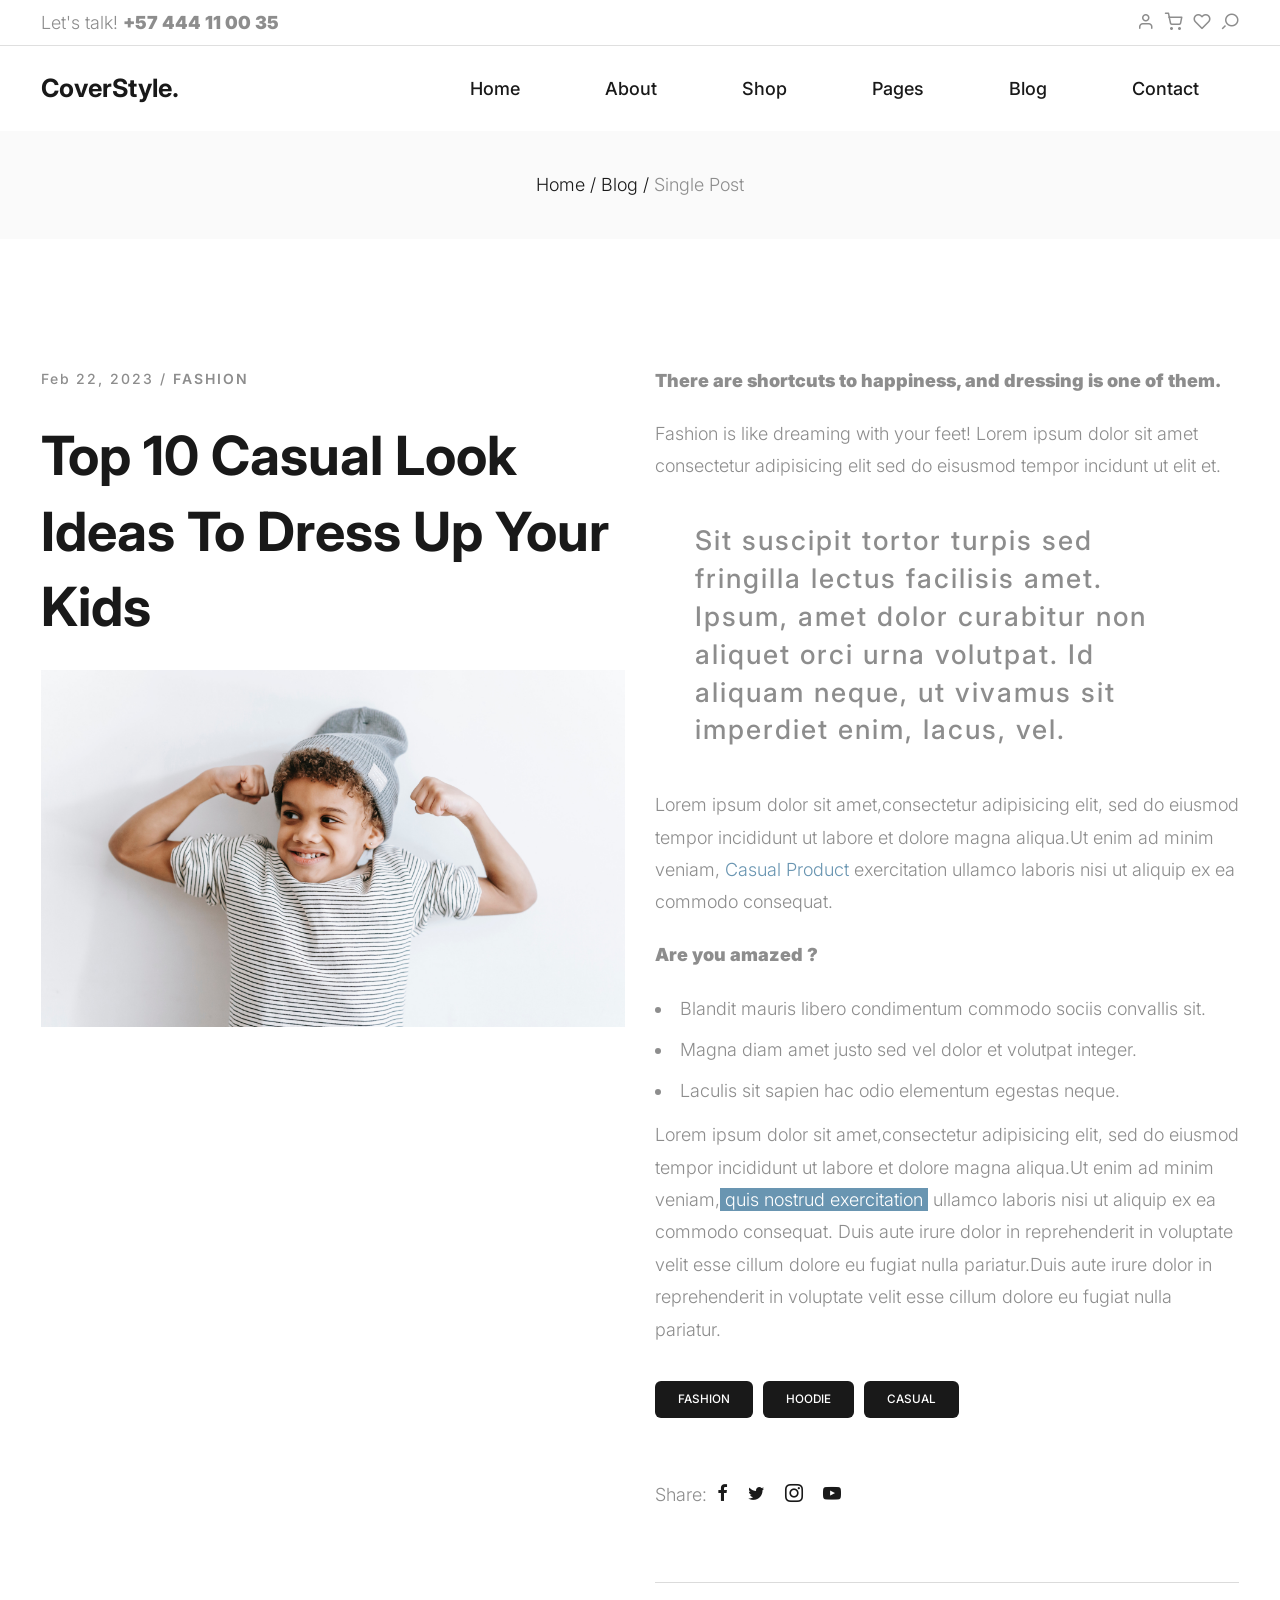
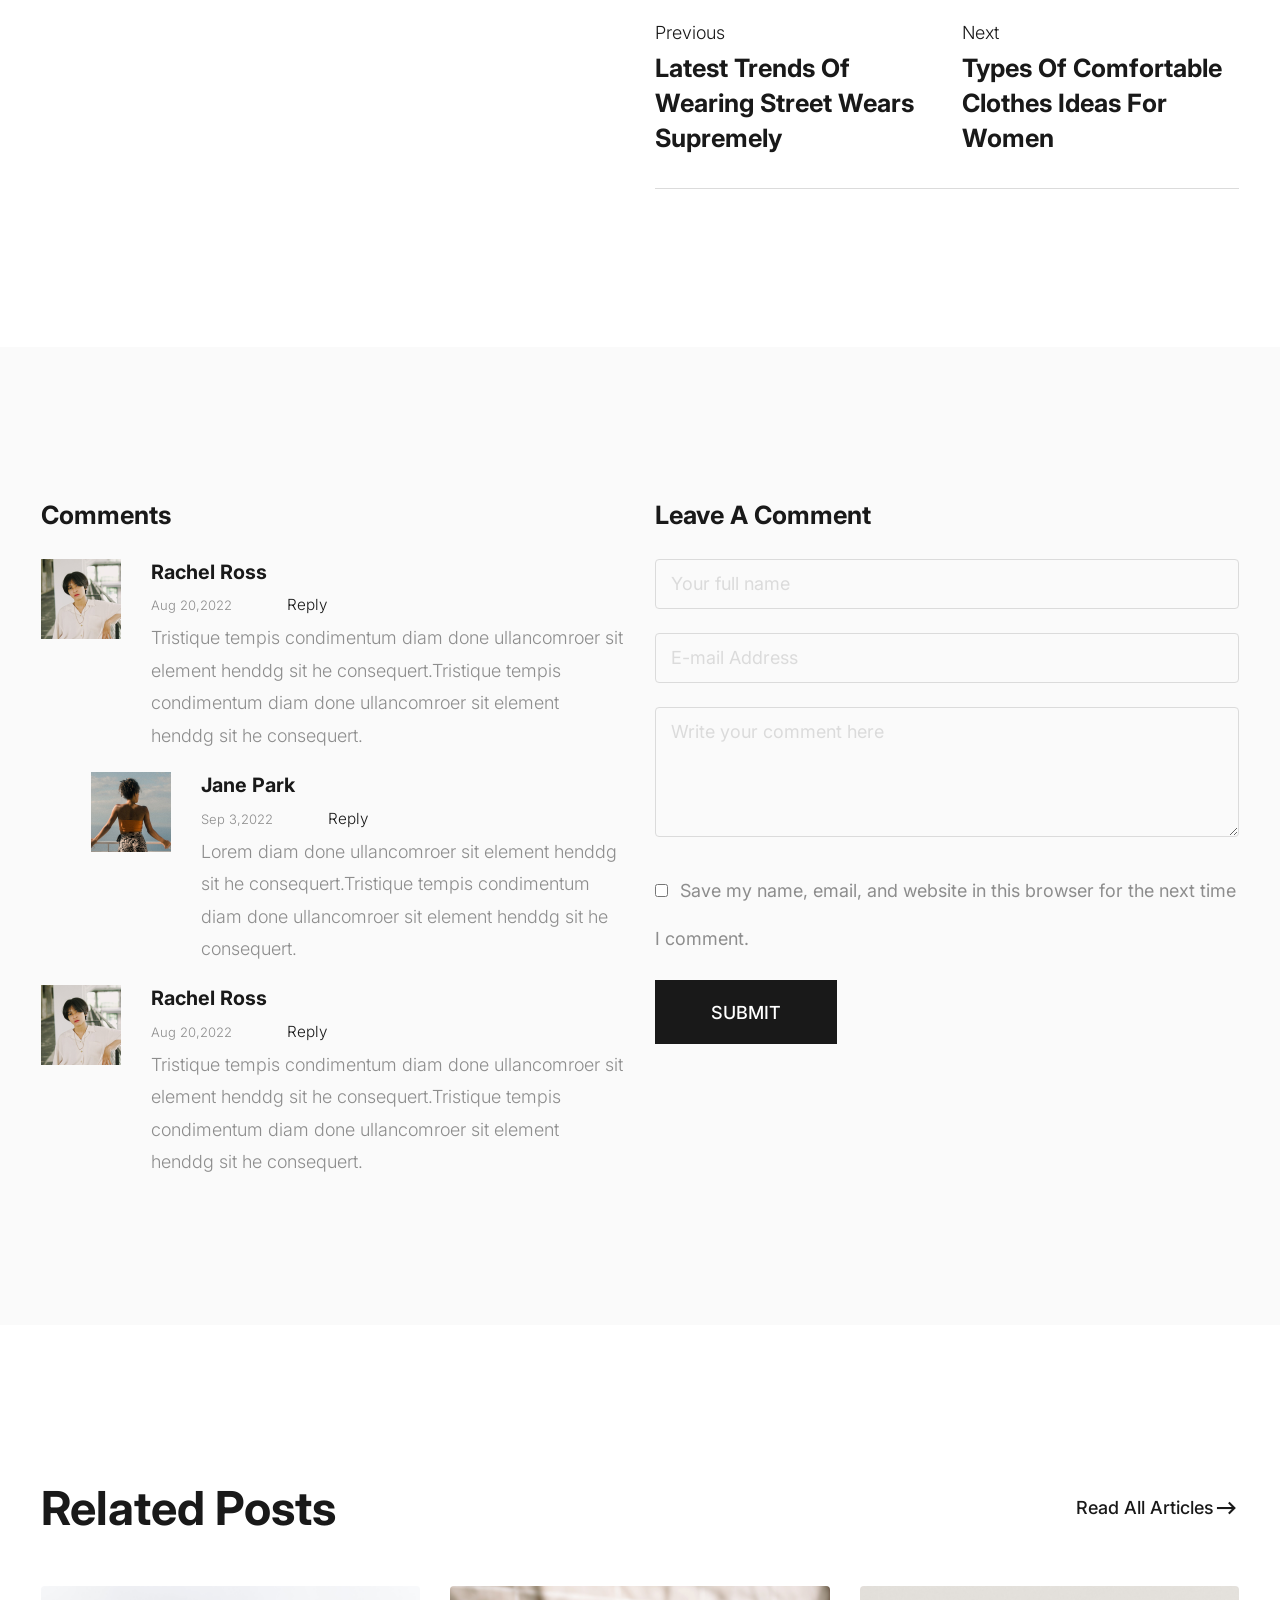
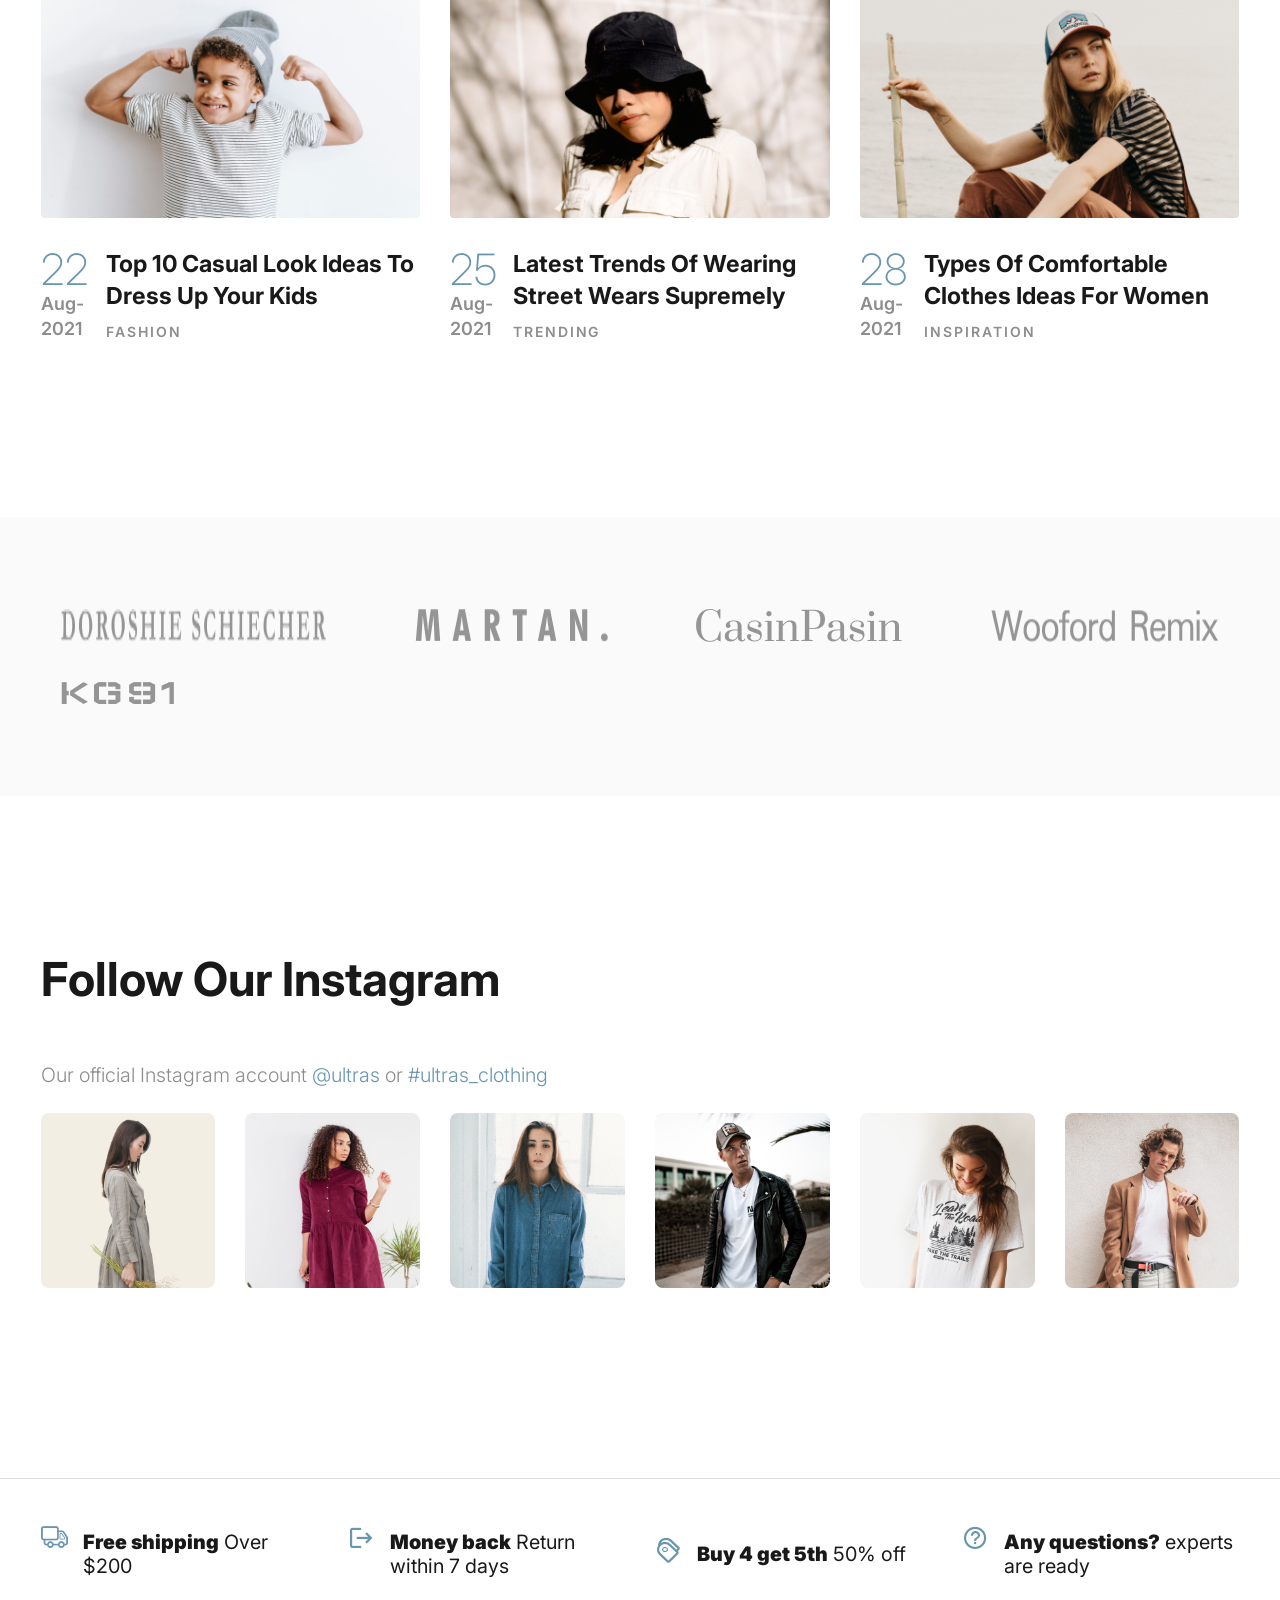
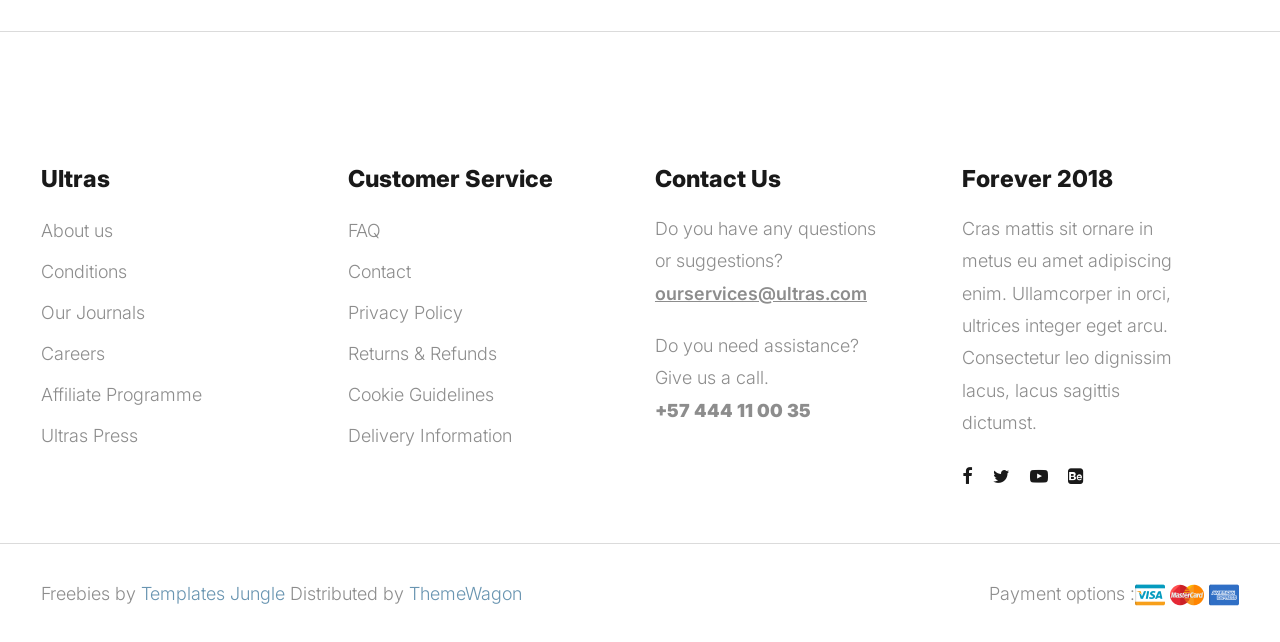
<file: single-post.html>
<!DOCTYPE html>
<html lang="en">
  <head>
    <title>CoverStyle</title>
    <meta charset="utf-8">
    <meta http-equiv="X-UA-Compatible" content="IE=edge">
    <meta name="viewport" content="width=device-width, initial-scale=1.0">
    <meta name="format-detection" content="telephone=no">
    <meta name="apple-mobile-web-app-capable" content="yes">
    <meta name="author" content="">
    <meta name="keywords" content="">
    <meta name="description" content="">
    <link rel="stylesheet" type="text/css" href="css/normalize.css">
    <link rel="stylesheet" type="text/css" href="icomoon/icomoon.css">
    <link rel="stylesheet" type="text/css" media="all" href="https://maxcdn.bootstrapcdn.com/font-awesome/4.7.0/css/font-awesome.min.css">
    <link rel="stylesheet" type="text/css" href="css/vendor.css">
    <link rel="stylesheet" type="text/css" href="style.css">
    <link rel="preconnect" href="https://fonts.googleapis.com">
    <link rel="preconnect" href="https://fonts.gstatic.com" crossorigin>
    <link href="https://fonts.googleapis.com/css2?family=Inter:wght@100;200;300;400;500;600;700;800;900&display=swap" rel="stylesheet">
    <!-- script
    ================================================== -->
    <script src="js/modernizr.js"></script>
  </head>
  <body>

    <div class="preloader-wrapper">
      <div class="preloader">
      </div>
    </div>

    <div class="search-popup">
      <div class="search-popup-container">

        <form role="search" method="get" class="search-form" action="">
          <input type="search" id="search-form" class="search-field" placeholder="Type and press enter" value="" name="s" />
          <button type="submit" class="search-submit"><a href="#"><i class="icon icon-search"></i></a></button>
        </form>

        <h5 class="cat-list-title">Browse Categories</h5>
        
        <ul class="cat-list">
          <li class="cat-list-item">
            <a href="shop.html" title="Men Jackets">Men Jackets</a>
          </li>
          <li class="cat-list-item">
            <a href="shop.html" title="Fashion">Fashion</a>
          </li>
          <li class="cat-list-item">
            <a href="shop.html" title="Casual Wears">Casual Wears</a>
          </li>
          <li class="cat-list-item">
            <a href="shop.html" title="Women">Women</a>
          </li>
          <li class="cat-list-item">
            <a href="shop.html" title="Trending">Trending</a>
          </li>
          <li class="cat-list-item">
            <a href="shop.html" title="Hoodie">Hoodie</a>
          </li>
          <li class="cat-list-item">
            <a href="shop.html" title="Kids">Kids</a>
          </li>
        </ul>
      </div>
    </div>
    <header id="header">
      <div id="header-wrap">
        <nav class="secondary-nav border-bottom">
          <div class="container">
            <div class="row d-flex align-items-center">
              <div class="col-md-4 header-contact">
                <p>Let's talk! <strong>+57 444 11 00 35</strong>
                </p>
              </div>
              <div class="col-md-4 shipping-purchase text-center">
                
              </div>
              <div class="col-md-4 col-sm-12 user-items">
                <ul class="d-flex justify-content-end list-unstyled">
                  <li>
                    <a href="login.html">
                      <i class="icon icon-user"></i>
                    </a>
                  </li>
                  <li>
                    <a href="cart.html">
                      <i class="icon icon-shopping-cart"></i>
                    </a>
                  </li>
                  <li>
                    <a href="wishlist.html">
                      <i class="icon icon-heart"></i>
                    </a>
                  </li>
                  <li class="user-items search-item pe-3">
                    <a href="#" class="search-button">
                      <i class="icon icon-search"></i>
                    </a>
                  </li>
                </ul>
              </div>
            </div>
          </div>
        </nav>
        <nav class="primary-nav ">
          <div class="container">
            <div class="row d-flex align-items-center">
              <div class="col-lg-2 col-md-2">
                <div class="main-logo">
                  <a href="index.html">
                    <h3>CoverStyle.</h3>
                  </a>
                </div>
              </div>
              <div class="col-lg-10 col-md-10">
                <div class="navbar">

                  <div id="main-nav" class="stellarnav d-flex justify-content-end right">
                    <ul class="menu-list">

                      <li class="menu-item ">
                        <a href="index.html" class="item-anchor d-flex align-item-center" data-effect="Home">Home</a>
                        
                      </li>

                      <li><a href="about.html" class="item-anchor" data-effect="About">About</a></li>

                      <li class="menu-item ">
                        <a href="shop.html" class="item-anchor d-flex align-item-center" data-effect="Shop">Shop</a>
                        
                      </li>

                      <li class="menu-item ">
                        <a href="#" class="item-anchor d-flex align-item-center" data-effect="Pages">Pages</a>
                        
                      </li>

                      <li class="menu-item ">
                        <a href="blog.html" class="item-anchor d-flex align-item-center" data-effect="Blog">Blog</a>
                       
                      </li>

                      <li><a href="contact.html" class="item-anchor" data-effect="Contact">Contact</a></li>

                    </ul>
                  </div>

                </div>
              </div>
            </div>
          </div>
        </nav>
      </div>
    </header>

    <section class="site-banner padding-small bg-light-grey">
      <div class="container">
        <div class="row">
          <div class="col-md-12">
            <div class="breadcrumbs">
              <span class="item">
                <a href="index.html">Home /</a>
              </span>
              <span class="item">
                <a href="blog.html">Blog /</a>
              </span>
              <span class="item">Single post</span>
            </div>
          </div>
        </div>
      </div>
    </section>

    <div class="main-content d-flex flex-wrap padding-large">
      <div class="container">
        <div class="row">
          <div class="col-md-6">
            <div class="post-meta">
              <span class="post-date">Feb 22, 2023</span> / <a href="blog.html" class="blog-categories">Fashion</a>
            </div>
            <h1 class="page-title">Top 10 Casual Look Ideas To Dress Up Your Kids</h1>
            <div class="feature-image">
              <img src="images/single-image2.jpg" alt="post image" class="jarallax-img">
            </div>
          </div>
          <div class="col-md-6">
            <div class="post-content">
              <p><strong>There are shortcuts to happiness, and dressing is one of them.</strong></p>
              <p>Fashion is like dreaming with your feet! Lorem ipsum dolor sit amet consectetur adipisicing elit sed do eisusmod tempor incidunt ut elit et.</p>
              <blockquote>Sit suscipit tortor turpis sed fringilla lectus facilisis amet. Ipsum, amet dolor curabitur non aliquet orci urna volutpat. Id aliquam neque, ut vivamus sit imperdiet enim, lacus, vel.</blockquote>
              <p>Lorem ipsum dolor sit amet,consectetur adipisicing elit, sed do eiusmod tempor incididunt ut labore et dolore magna aliqua.Ut enim ad minim veniam, <a href="single-product.html">Casual Product</a> exercitation ullamco laboris nisi ut aliquip ex ea commodo consequat.</p>
              <p>
                <strong>Are you amazed ?</strong>
              </p>
              <ul style="list-style-type:disc;" class="inner-list">
                <li>Blandit mauris libero condimentum commodo sociis convallis sit.</li>
                <li>Magna diam amet justo sed vel dolor et volutpat integer.</li>
                <li>Laculis sit sapien hac odio elementum egestas neque.</li>
              </ul>
              <p>Lorem ipsum dolor sit amet,consectetur adipisicing elit, sed do eiusmod tempor incididunt ut labore et dolore magna aliqua.Ut enim ad minim veniam,<span class="highlight">quis nostrud exercitation</span> ullamco laboris nisi ut aliquip ex ea commodo consequat. Duis aute irure dolor in reprehenderit in voluptate velit esse cillum dolore eu fugiat nulla pariatur.Duis aute irure dolor in reprehenderit in voluptate velit esse cillum dolore eu fugiat nulla pariatur.</p>
              <div class="post-tags">
                <div class="block-tag">
                  <ul class="list-unstyled d-flex">
                    <li>
                      <a href="#" class="btn btn-dark btn-small btn-rounded">Fashion</a>
                    </li>
                    <li>
                      <a href="#" class="btn btn-dark btn-small btn-rounded">Hoodie</a>
                    </li>
                    <li>
                      <a href="#" class="btn btn-dark btn-small btn-rounded">Casual</a>
                    </li>
                  </ul>
                </div>
              </div>
              <div class="social-links d-flex margin-small">
                <div class="element-title">Share:</div>
                <ul class="d-flex list-unstyled">
                  <li>
                    <a href="#"><i class="icon icon-facebook"></i></a>
                  </li>
                  <li>
                    <a href="#"><i class="icon icon-twitter"></i></a>
                  </li>
                  <li>
                    <a href="#"><i class="icon icon-instagram"></i></a>
                  </li>
                  <li>
                    <a href="#"><i class="icon icon-youtube-play"></i></a>
                  </li>
                </ul>
              </div>
            </div>
            <div id="single-post-navigation">
              <hr>
              <div class="row post-navigation d-flex flex-wrap align-items-center justify-content-between">
                <a itemprop="url" class="col-md-6 post-prev d-flex" href="#" title="Previous Post">
                  <span>Previous</span>
                  <h3 class="page-nav-title">Latest trends of wearing street wears supremely</h3>
                </a>
                <a itemprop="url" class="col-md-6 post-next d-flex" href="#" title="Next Post">
                  <span>Next</span>
                  <h3 class="page-nav-title">Types of comfortable clothes ideas for women</h3>
                </a>
              </div>
              <hr>
            </div>
          </div>
        </div>
      </div>
    </div>

    <section class="post-comment padding-large bg-light-grey">
      <div class="container">
        <div class="row">
          <div class="col-md-6">
            <div class="comments-wrap">
              <h3>Comments</h3>
              <div class="comment-list">
                <article class="d-flex">
                  <img src="images/review-image1.jpg" alt="default" class="commentor-image">
                  <div class="author-post">
                    <div class="comment-meta">
                      <h4 class="meta-name">Rachel Ross</h4>
                      <span class="meta-date">Aug 20,2022</span>
                      <small class="comments-reply">
                        <a href="#">
                          <i class="icon icon-reply"></i>Reply </a>
                      </small>
                    </div>
                    <p>Tristique tempis condimentum diam done ullancomroer sit element henddg sit he consequert.Tristique tempis condimentum diam done ullancomroer sit element henddg sit he consequert.</p>
                  </div>
                </article>
                <div class="child-comments">
                  <article class="d-flex">
                    <img src="images/review-image2.jpg" alt="sara" class="commentor-image">
                    <div class="author-post">
                      <div class="comment-meta">
                        <h4 class="meta-name">Jane Park</h4>
                        <span class="meta-date">Sep 3,2022</span>
                        <small class="comments-reply">
                          <a href="#">
                            <i class="icon icon-reply"></i>Reply </a>
                        </small>
                      </div>
                      <p>Lorem diam done ullancomroer sit element henddg sit he consequert.Tristique tempis condimentum diam done ullancomroer sit element henddg sit he consequert.</p>
                    </div>
                  </article>
                </div>
                <article class="d-flex">
                  <img src="images/review-image1.jpg" alt="default" class="commentor-image">
                  <div class="author-post">
                    <div class="comment-meta">
                      <h4 class="meta-name">Rachel Ross</h4>
                      <span class="meta-date">Aug 20,2022</span>
                      <small class="comments-reply">
                        <a href="#">
                          <i class="icon icon-reply"></i>Reply </a>
                      </small>
                    </div>
                    <p>Tristique tempis condimentum diam done ullancomroer sit element henddg sit he consequert.Tristique tempis condimentum diam done ullancomroer sit element henddg sit he consequert.</p>
                  </div>
                </article>
              </div>
            </div>
          </div>
          <div class="col-md-6">
            <div class="comment-respond">
              <h3>Leave a Comment</h3>
              <form method="post" class="form-group">
                <input class="u-full-width" type="text" name="author" id="author" class="form-control" placeholder="Your full name">
                <input class="u-full-width" type="email" name="email" id="email" class="form-control" placeholder="E-mail Address">
                <textarea class="u-full-width" id="comment" class="form-control" name="comment" placeholder="Write your comment here" rows="20"></textarea>
                <label class="example-send-yourself-copy">
                  <input type="checkbox">
                  <span class="label-body">Save my name, email, and website in this browser for the next time I comment.</span>
                </label>
                <button type="submit" name="submit" class="btn btn-dark btn-medium">Submit</button>
              </form>
            </div>
          </div>
        </div>
      </div>
    </section>

    <section id="latest-blog" class="padding-large">
      <div class="container">
        <div class="section-header d-flex flex-wrap align-items-center justify-content-between">
          <h2 class="section-title">Related Posts</h2>
          <div class="btn-wrap align-right">
            <a href="#" class="d-flex align-items-center">Read All Articles <i class="icon icon icon-arrow-io"></i>
            </a>
          </div>
        </div>
        <div class="row d-flex flex-wrap">
          <article class="col-md-4 post-item">
            <div class="image-holder zoom-effect">
              <a href="#">
                <img src="images/post-img1.jpg" alt="post" class="post-image">
              </a>
            </div>
            <div class="post-content d-flex">
              <div class="meta-date">
                <div class="meta-day text-primary">22</div>
                <div class="meta-month">Aug-2021</div>
              </div>
              <div class="post-header">
                <h3 class="post-title">
                  <a href="#">top 10 casual look ideas to dress up your kids</a>
                </h3>
                <a href="blog.html" class="blog-categories">Fashion</a>
              </div>
            </div>
          </article>
          <article class="col-md-4 post-item">
            <div class="image-holder zoom-effect">
              <a href="#">
                <img src="images/post-img2.jpg" alt="post" class="post-image">
              </a>
            </div>
            <div class="post-content d-flex">
              <div class="meta-date">
                <div class="meta-day text-primary">25</div>
                <div class="meta-month">Aug-2021</div>
              </div>
              <div class="post-header">
                <h3 class="post-title">
                  <a href="#">Latest trends of wearing street wears supremely</a>
                </h3>
                <a href="blog.html" class="blog-categories">Trending</a>
              </div>
            </div>
          </article>
          <article class="col-md-4 post-item">
            <div class="image-holder zoom-effect">
              <a href="#">
                <img src="images/post-img3.jpg" alt="post" class="post-image">
              </a>
            </div>
            <div class="post-content d-flex">
              <div class="meta-date">
                <div class="meta-day text-primary">28</div>
                <div class="meta-month">Aug-2021</div>
              </div>
              <div class="post-header">
                <h3 class="post-title">
                  <a href="#">types of comfortable clothes ideas for women</a>
                </h3>
                <a href="blog.html" class="blog-categories">Inspiration</a>
              </div>
            </div>
          </article>
        </div>
      </div>
    </section>

    <section id="brand-collection" class="padding-medium bg-light-grey">
      <div class="container">
        <div class="d-flex flex-wrap justify-content-between">
          <img src="images/brand1.png" alt="phone" class="brand-image">
          <img src="images/brand2.png" alt="phone" class="brand-image">
          <img src="images/brand3.png" alt="phone" class="brand-image">
          <img src="images/brand4.png" alt="phone" class="brand-image">
          <img src="images/brand5.png" alt="phone" class="brand-image">
        </div>
      </div>
    </section>

    <section id="instagram" class="padding-large">
      <div class="container">
        <div class="section-header">
          <h2 class="section-title">Follow our instagram</h2>
        </div>
        <p>Our official Instagram account <a href="#">@ultras</a> or <a href="#">#ultras_clothing</a>
        </p>
        <div class="row d-flex flex-wrap justify-content-between">
          <div class="col-lg-2 col-md-4 col-sm-6">
            <figure class="zoom-effect">
              <img src="images/insta-image1.jpg" alt="instagram" class="insta-image">
              <i class="icon icon-instagram"></i>
            </figure>
          </div>
          <div class="col-lg-2 col-md-4 col-sm-6">
            <figure class="zoom-effect">
              <img src="images/insta-image2.jpg" alt="instagram" class="insta-image">
              <i class="icon icon-instagram"></i>
            </figure>
          </div>
          <div class="col-lg-2 col-md-4 col-sm-6">
            <figure class="zoom-effect">
              <img src="images/insta-image3.jpg" alt="instagram" class="insta-image">
              <i class="icon icon-instagram"></i>
            </figure>
          </div>
          <div class="col-lg-2 col-md-4 col-sm-6">
            <figure class="zoom-effect">
              <img src="images/insta-image4.jpg" alt="instagram" class="insta-image">
              <i class="icon icon-instagram"></i>
            </figure>
          </div>
          <div class="col-lg-2 col-md-4 col-sm-6">
            <figure class="zoom-effect">
              <img src="images/insta-image5.jpg" alt="instagram" class="insta-image">
              <i class="icon icon-instagram"></i>
            </figure>
          </div>
          <div class="col-lg-2 col-md-4 col-sm-6">
            <figure class="zoom-effect">
              <img src="images/insta-image6.jpg" alt="instagram" class="insta-image">
              <i class="icon icon-instagram"></i>
            </figure>
          </div>
        </div>          
      </div>
    </section>

    <section id="shipping-information">
      <hr>
      <div class="container">
        <div class="row d-flex flex-wrap align-items-center justify-content-between">
          <div class="col-md-3 col-sm-6">
            <div class="icon-box">
              <i class="icon icon-truck"></i>
              <h4 class="block-title">
                <strong>Free shipping</strong> Over $200
              </h4>
            </div>
          </div>
          <div class="col-md-3 col-sm-6">
            <div class="icon-box">
              <i class="icon icon-return"></i>
              <h4 class="block-title">
                <strong>Money back</strong> Return within 7 days
              </h4>
            </div>
          </div>
          <div class="col-md-3 col-sm-6">
            <div class="icon-box">
              <i class="icon icon-tags1"></i>
              <h4 class="block-title">
                <strong>Buy 4 get 5th</strong> 50% off
              </h4>
            </div>
          </div>
          <div class="col-md-3 col-sm-6">
            <div class="icon-box">
              <i class="icon icon-help_outline"></i>
              <h4 class="block-title">
                <strong>Any questions?</strong> experts are ready
              </h4>
            </div>
          </div>
        </div>
      </div>
      <hr>
    </section>

    <footer id="footer">
      <div class="container">
        <div class="footer-menu-list">
          <div class="row d-flex flex-wrap justify-content-between">
            <div class="col-lg-3 col-md-6 col-sm-6">
              <div class="footer-menu">
                <h5 class="widget-title">Ultras</h5>
                <ul class="menu-list list-unstyled">
                  <li class="menu-item">
                    <a href="about.html">About us</a>
                  </li>
                  <li class="menu-item">
                    <a href="#">Conditions </a>
                  </li>
                  <li class="menu-item">
                    <a href="blog.html">Our Journals</a>
                  </li>
                  <li class="menu-item">
                    <a href="#">Careers</a>
                  </li>
                  <li class="menu-item">
                    <a href="#">Affiliate Programme</a>
                  </li>
                  <li class="menu-item">
                    <a href="#">Ultras Press</a>
                  </li>
                </ul>
              </div>
            </div>
            <div class="col-lg-3 col-md-6 col-sm-6">
              <div class="footer-menu">
                <h5 class="widget-title">Customer Service</h5>
                <ul class="menu-list list-unstyled">
                  <li class="menu-item">
                    <a href="faqs.html">FAQ</a>
                  </li>
                  <li class="menu-item">
                    <a href="contact.html">Contact</a>
                  </li>
                  <li class="menu-item">
                    <a href="#">Privacy Policy</a>
                  </li>
                  <li class="menu-item">
                    <a href="#">Returns & Refunds</a>
                  </li>
                  <li class="menu-item">
                    <a href="#">Cookie Guidelines</a>
                  </li>
                  <li class="menu-item">
                    <a href="#">Delivery Information</a>
                  </li>
                </ul>
              </div>
            </div>
            <div class="col-lg-3 col-md-6 col-sm-6">
              <div class="footer-menu">
                <h5 class="widget-title">Contact Us</h5>
                <p>Do you have any questions or suggestions? <a href="#" class="email">ourservices@ultras.com</a>
                </p>
                <p>Do you need assistance? Give us a call. <br>
                  <strong>+57 444 11 00 35</strong>
                </p>
              </div>
            </div>
            <div class="col-lg-3 col-md-6 col-sm-6">
              <div class="footer-menu">
                <h5 class="widget-title">Forever 2018</h5>
                <p>Cras mattis sit ornare in metus eu amet adipiscing enim. Ullamcorper in orci, ultrices integer eget arcu. Consectetur leo dignissim lacus, lacus sagittis dictumst.</p>
                <div class="social-links">
                  <ul class="d-flex list-unstyled">
                    <li>
                      <a href="#">
                        <i class="icon icon-facebook"></i>
                      </a>
                    </li>
                    <li>
                      <a href="#">
                        <i class="icon icon-twitter"></i>
                      </a>
                    </li>
                    <li>
                      <a href="#">
                        <i class="icon icon-youtube-play"></i>
                      </a>
                    </li>
                    <li>
                      <a href="#">
                        <i class="icon icon-behance-square"></i>
                      </a>
                    </li>
                  </ul>
                </div>
              </div>
            </div>
          </div>
        </div>
      </div>
      <hr>
    </footer>

    <div id="footer-bottom">
      <div class="container">
        <div class="d-flex align-items-center flex-wrap justify-content-between">
          <div class="copyright">
            <p>Freebies by <a href="https://templatesjungle.com/">Templates Jungle</a> Distributed by <a href="https://themewagon.com">ThemeWagon</a>
            </p>
          </div>
          <div class="payment-method">
            <p>Payment options :</p>
            <div class="card-wrap">
              <img src="images/visa-icon.jpg" alt="visa">
              <img src="images/mastercard.png" alt="mastercard">
              <img src="images/american-express.jpg" alt="american-express">
            </div>
          </div>
        </div>
      </div>
    </div>

    <script src="js/jquery-1.11.0.min.js"></script>
    <script src="js/plugins.js"></script>
    <script src="js/script.js"></script>
  </body>
</html>
</file>
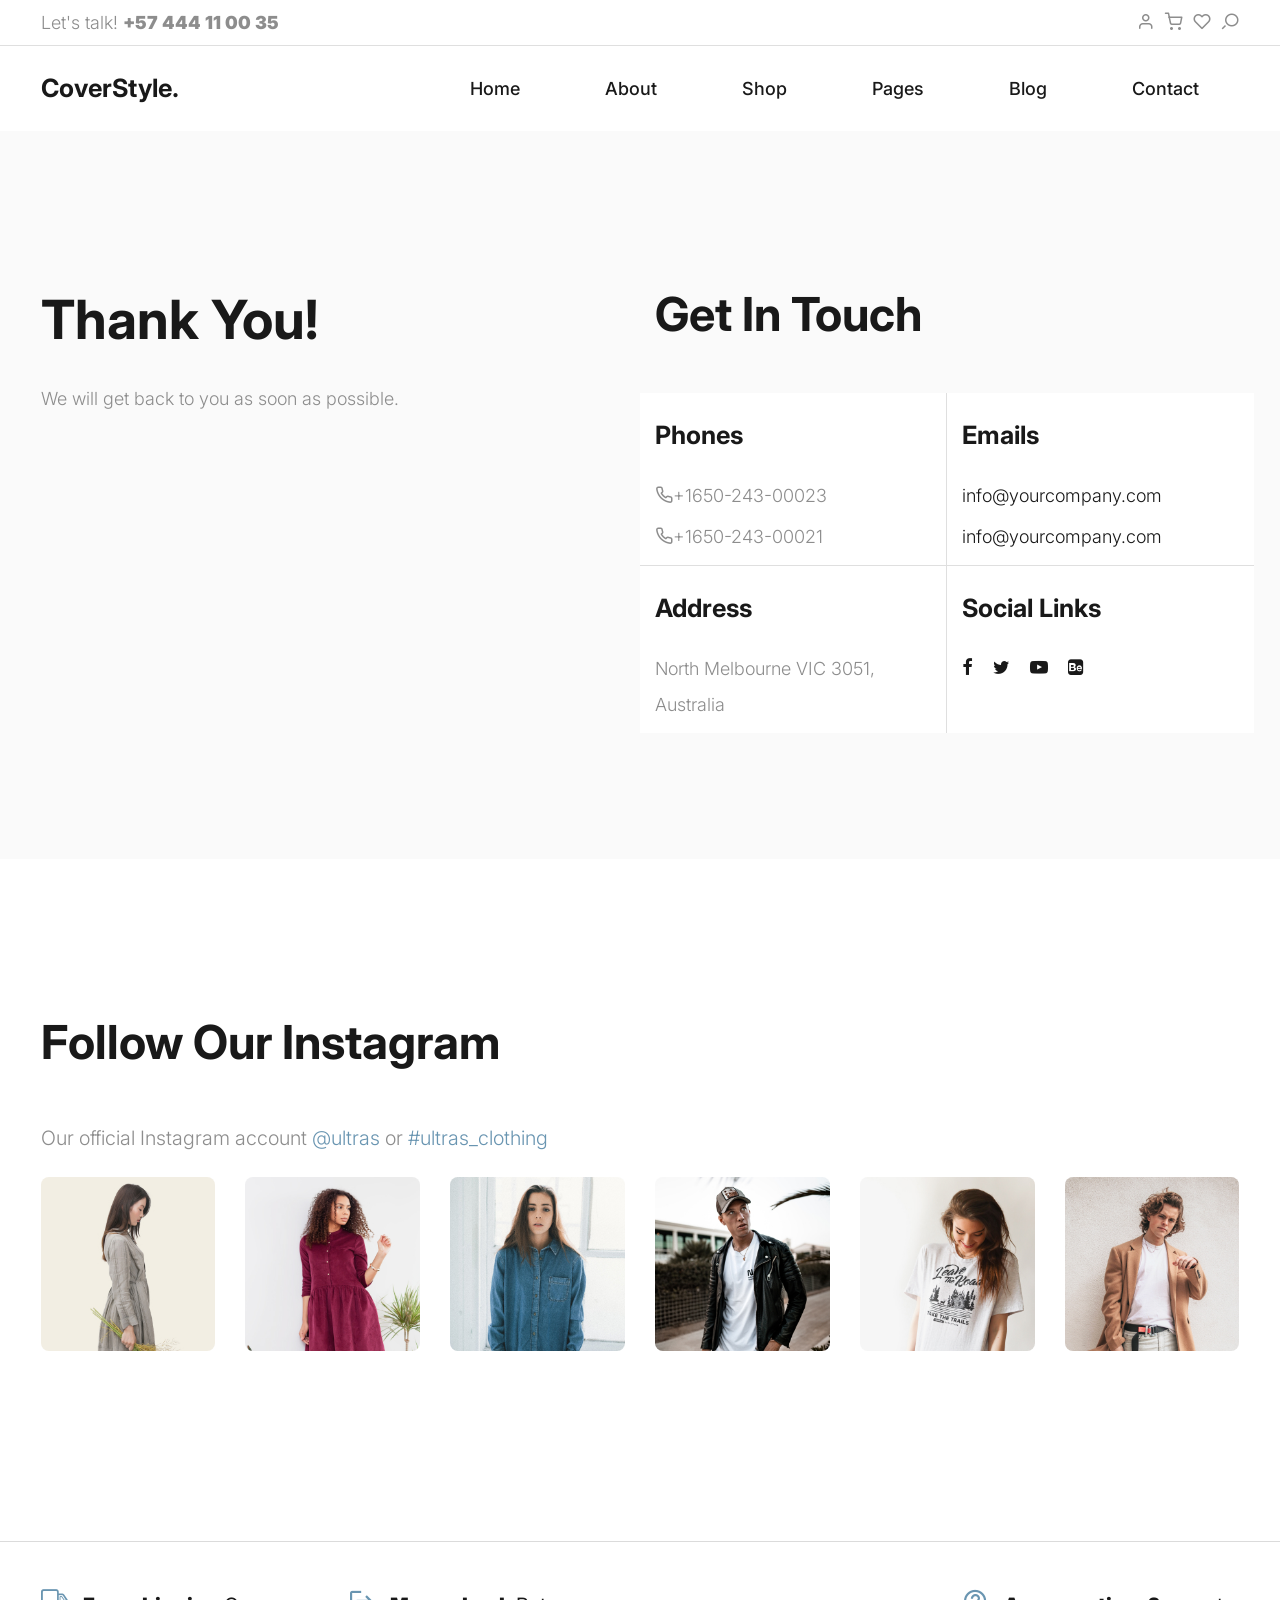
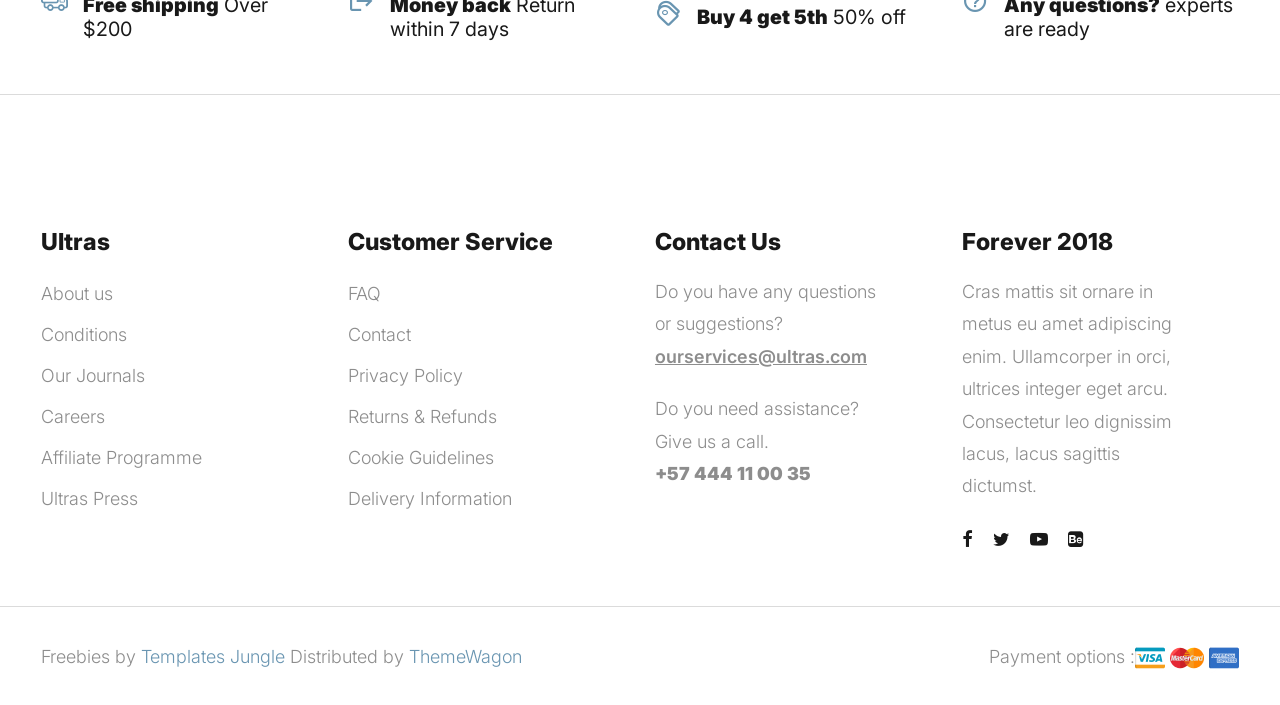
<file: thank-you.html>
<!DOCTYPE html>
<html lang="en">
  <head>
    <title>CoverStyle</title>
    <meta charset="utf-8">
    <meta http-equiv="X-UA-Compatible" content="IE=edge">
    <meta name="viewport" content="width=device-width, initial-scale=1.0">
    <meta name="format-detection" content="telephone=no">
    <meta name="apple-mobile-web-app-capable" content="yes">
    <meta name="author" content="">
    <meta name="keywords" content="">
    <meta name="description" content="">
    <link rel="stylesheet" type="text/css" href="css/normalize.css">
    <link rel="stylesheet" type="text/css" href="icomoon/icomoon.css">
    <link rel="stylesheet" type="text/css" media="all" href="https://maxcdn.bootstrapcdn.com/font-awesome/4.7.0/css/font-awesome.min.css">
    <link rel="stylesheet" type="text/css" href="css/vendor.css">
    <link rel="stylesheet" type="text/css" href="style.css">
    <link rel="preconnect" href="https://fonts.googleapis.com">
    <link rel="preconnect" href="https://fonts.gstatic.com" crossorigin>
    <link href="https://fonts.googleapis.com/css2?family=Inter:wght@100;200;300;400;500;600;700;800;900&display=swap" rel="stylesheet">
    <!-- script
    ================================================== -->
    <script src="js/modernizr.js"></script>
  </head>
  <body>

    <div class="preloader-wrapper">
      <div class="preloader">
      </div>
    </div>

    <div class="search-popup">
      <div class="search-popup-container">

        <form role="search" method="get" class="search-form" action="">
          <input type="search" id="search-form" class="search-field" placeholder="Type and press enter" value="" name="s" />
          <button type="submit" class="search-submit"><a href="#"><i class="icon icon-search"></i></a></button>
        </form>

        <h5 class="cat-list-title">Browse Categories</h5>
        
        <ul class="cat-list">
          <li class="cat-list-item">
            <a href="shop.html" title="Men Jackets">Men Jackets</a>
          </li>
          <li class="cat-list-item">
            <a href="shop.html" title="Fashion">Fashion</a>
          </li>
          <li class="cat-list-item">
            <a href="shop.html" title="Casual Wears">Casual Wears</a>
          </li>
          <li class="cat-list-item">
            <a href="shop.html" title="Women">Women</a>
          </li>
          <li class="cat-list-item">
            <a href="shop.html" title="Trending">Trending</a>
          </li>
          <li class="cat-list-item">
            <a href="shop.html" title="Hoodie">Hoodie</a>
          </li>
          <li class="cat-list-item">
            <a href="shop.html" title="Kids">Kids</a>
          </li>
        </ul>
      </div>
    </div>
    <header id="header">
      <div id="header-wrap">
        <nav class="secondary-nav border-bottom">
          <div class="container">
            <div class="row d-flex align-items-center">
              <div class="col-md-4 header-contact">
                <p>Let's talk! <strong>+57 444 11 00 35</strong>
                </p>
              </div>
              <div class="col-md-4 shipping-purchase text-center">
               
              </div>
              <div class="col-md-4 col-sm-12 user-items">
                <ul class="d-flex justify-content-end list-unstyled">
                  <li>
                    <a href="login.html">
                      <i class="icon icon-user"></i>
                    </a>
                  </li>
                  <li>
                    <a href="cart.html">
                      <i class="icon icon-shopping-cart"></i>
                    </a>
                  </li>
                  <li>
                    <a href="wishlist.html">
                      <i class="icon icon-heart"></i>
                    </a>
                  </li>
                  <li class="user-items search-item pe-3">
                    <a href="#" class="search-button">
                      <i class="icon icon-search"></i>
                    </a>
                  </li>
                </ul>
              </div>
            </div>
          </div>
        </nav>
        <nav class="primary-nav ">
          <div class="container">
            <div class="row d-flex align-items-center">
              <div class="col-lg-2 col-md-2">
                <div class="main-logo">
                  <a href="index.html">
                    <h3>CoverStyle.</h3>
                  </a>
                </div>
              </div>
              <div class="col-lg-10 col-md-10">
                <div class="navbar">

                  <div id="main-nav" class="stellarnav d-flex justify-content-end right">
                    <ul class="menu-list">

                      <li class="menu-item ">
                        <a href="index.html" class="item-anchor d-flex align-item-center" data-effect="Home">Home</a>
                        </li>

                      <li><a href="about.html" class="item-anchor" data-effect="About">About</a></li>

                      <li class="menu-item ">
                        <a href="shop.html" class="item-anchor d-flex align-item-center" data-effect="Shop">Shop</a>
                        
                      </li>

                      <li class="menu-item ">
                        <a href="#" class="item-anchor d-flex align-item-center" data-effect="Pages">Pages</a>
                        
                      </li>

                      <li class="menu-item ">
                        <a href="blog.html" class="item-anchor d-flex align-item-center" data-effect="Blog">Blog</a>
                        
                      </li>

                      <li><a href="contact.html" class="item-anchor" data-effect="Contact">Contact</a></li>

                    </ul>
                  </div>

                </div>
              </div>
            </div>
          </div>
        </nav>
      </div>
    </header>

    <section id="thank-you" class="padding-large bg-light-grey">
      <div class="container">
        <div class="row">
          <div class="page-header col-md-6">
            <div class="section-header">
              <h1 class="page-title">Thank You!</h1>
              <p>We will get back to you as soon as possible.</p>
            </div>
          </div>
          <div class="contact-information">
            <div class="col-md-6">
              <div class="section-header">
                <h2 class="section-title">Get in touch</h2>
              </div>
              <div class="row">
                <div class="d-flex flex-wrap bg-light">
                  <div class="col-md-6 border-right border-bottom">
                    <div class="detail">
                      <h3>Phones</h3>
                      <ul class="list-unstyled">
                        <li>
                          <i class="icon icon-phone"></i>+1650-243-00023
                        </li>
                        <li>
                          <i class="icon icon-phone"></i>+1650-243-00021
                        </li>
                      </ul>
                    </div>
                  </div>
                  <div class="col-md-6 border-bottom">
                    <div class="detail">
                      <h3>Emails</h3>
                      <ul class="list-unstyled">
                        <li>
                          <i class="icon icon-envelope"></i>
                          <a href="mailto:info@yourcompany.com">info@yourcompany.com</a>
                        </li>
                        <li>
                          <i class="icon icon-envelope"></i>
                          <a href="mailto:info@yourcompany.com">info@yourcompany.com</a>
                        </li>
                      </ul>
                    </div>
                  </div>
                  <div class="col-md-6 border-right">
                    <div class="address detail">
                      <h3>Address</h3>
                      <ul class="list-unstyled">
                        <li>
                          <i class="icon icon-location"></i>
                          <span>North Melbourne VIC 3051, Australia</span>
                        </li>
                      </ul>
                    </div>
                  </div>
                  <div class="col-md-6">
                    <div class="detail">
                      <h3>Social Links</h3>
                      <ul class="social-links list-unstyled d-flex">
                        <li><a href="#" class="icon icon-facebook"></a></li>
                        <li><a href="#" class="icon icon-twitter"></a></li>
                        <li><a href="#" class="icon icon-youtube-play"></a></li>
                        <li><a href="#" class="icon icon-behance-square"></a></li>
                      </ul>
                    </div>
                  </div>
                </div>
              </div>
            </div>
          </div>
        </div>
      </div>
      </div>
    </section>
    
    <section id="instagram" class="padding-large">
      <div class="container">
        <div class="section-header">
          <h2 class="section-title">Follow our instagram</h2>
        </div>
        <p>Our official Instagram account <a href="#">@ultras</a> or <a href="#">#ultras_clothing</a>
        </p>
        <div class="row d-flex flex-wrap justify-content-between">
          <div class="col-lg-2 col-md-4 col-sm-6">
            <figure class="zoom-effect">
              <img src="images/insta-image1.jpg" alt="instagram" class="insta-image">
              <i class="icon icon-instagram"></i>
            </figure>
          </div>
          <div class="col-lg-2 col-md-4 col-sm-6">
            <figure class="zoom-effect">
              <img src="images/insta-image2.jpg" alt="instagram" class="insta-image">
              <i class="icon icon-instagram"></i>
            </figure>
          </div>
          <div class="col-lg-2 col-md-4 col-sm-6">
            <figure class="zoom-effect">
              <img src="images/insta-image3.jpg" alt="instagram" class="insta-image">
              <i class="icon icon-instagram"></i>
            </figure>
          </div>
          <div class="col-lg-2 col-md-4 col-sm-6">
            <figure class="zoom-effect">
              <img src="images/insta-image4.jpg" alt="instagram" class="insta-image">
              <i class="icon icon-instagram"></i>
            </figure>
          </div>
          <div class="col-lg-2 col-md-4 col-sm-6">
            <figure class="zoom-effect">
              <img src="images/insta-image5.jpg" alt="instagram" class="insta-image">
              <i class="icon icon-instagram"></i>
            </figure>
          </div>
          <div class="col-lg-2 col-md-4 col-sm-6">
            <figure class="zoom-effect">
              <img src="images/insta-image6.jpg" alt="instagram" class="insta-image">
              <i class="icon icon-instagram"></i>
            </figure>
          </div>
        </div>          
      </div>
    </section>

    <section id="shipping-information">
      <hr>
      <div class="container">
        <div class="row d-flex flex-wrap align-items-center justify-content-between">
          <div class="col-md-3 col-sm-6">
            <div class="icon-box">
              <i class="icon icon-truck"></i>
              <h4 class="block-title">
                <strong>Free shipping</strong> Over $200
              </h4>
            </div>
          </div>
          <div class="col-md-3 col-sm-6">
            <div class="icon-box">
              <i class="icon icon-return"></i>
              <h4 class="block-title">
                <strong>Money back</strong> Return within 7 days
              </h4>
            </div>
          </div>
          <div class="col-md-3 col-sm-6">
            <div class="icon-box">
              <i class="icon icon-tags1"></i>
              <h4 class="block-title">
                <strong>Buy 4 get 5th</strong> 50% off
              </h4>
            </div>
          </div>
          <div class="col-md-3 col-sm-6">
            <div class="icon-box">
              <i class="icon icon-help_outline"></i>
              <h4 class="block-title">
                <strong>Any questions?</strong> experts are ready
              </h4>
            </div>
          </div>
        </div>
      </div>
      <hr>
    </section>

    <footer id="footer">
      <div class="container">
        <div class="footer-menu-list">
          <div class="row d-flex flex-wrap justify-content-between">
            <div class="col-lg-3 col-md-6 col-sm-6">
              <div class="footer-menu">
                <h5 class="widget-title">Ultras</h5>
                <ul class="menu-list list-unstyled">
                  <li class="menu-item">
                    <a href="about.html">About us</a>
                  </li>
                  <li class="menu-item">
                    <a href="#">Conditions </a>
                  </li>
                  <li class="menu-item">
                    <a href="blog.html">Our Journals</a>
                  </li>
                  <li class="menu-item">
                    <a href="#">Careers</a>
                  </li>
                  <li class="menu-item">
                    <a href="#">Affiliate Programme</a>
                  </li>
                  <li class="menu-item">
                    <a href="#">Ultras Press</a>
                  </li>
                </ul>
              </div>
            </div>
            <div class="col-lg-3 col-md-6 col-sm-6">
              <div class="footer-menu">
                <h5 class="widget-title">Customer Service</h5>
                <ul class="menu-list list-unstyled">
                  <li class="menu-item">
                    <a href="faqs.html">FAQ</a>
                  </li>
                  <li class="menu-item">
                    <a href="contact.html">Contact</a>
                  </li>
                  <li class="menu-item">
                    <a href="#">Privacy Policy</a>
                  </li>
                  <li class="menu-item">
                    <a href="#">Returns & Refunds</a>
                  </li>
                  <li class="menu-item">
                    <a href="#">Cookie Guidelines</a>
                  </li>
                  <li class="menu-item">
                    <a href="#">Delivery Information</a>
                  </li>
                </ul>
              </div>
            </div>
            <div class="col-lg-3 col-md-6 col-sm-6">
              <div class="footer-menu">
                <h5 class="widget-title">Contact Us</h5>
                <p>Do you have any questions or suggestions? <a href="#" class="email">ourservices@ultras.com</a>
                </p>
                <p>Do you need assistance? Give us a call. <br>
                  <strong>+57 444 11 00 35</strong>
                </p>
              </div>
            </div>
            <div class="col-lg-3 col-md-6 col-sm-6">
              <div class="footer-menu">
                <h5 class="widget-title">Forever 2018</h5>
                <p>Cras mattis sit ornare in metus eu amet adipiscing enim. Ullamcorper in orci, ultrices integer eget arcu. Consectetur leo dignissim lacus, lacus sagittis dictumst.</p>
                <div class="social-links">
                  <ul class="d-flex list-unstyled">
                    <li>
                      <a href="#">
                        <i class="icon icon-facebook"></i>
                      </a>
                    </li>
                    <li>
                      <a href="#">
                        <i class="icon icon-twitter"></i>
                      </a>
                    </li>
                    <li>
                      <a href="#">
                        <i class="icon icon-youtube-play"></i>
                      </a>
                    </li>
                    <li>
                      <a href="#">
                        <i class="icon icon-behance-square"></i>
                      </a>
                    </li>
                  </ul>
                </div>
              </div>
            </div>
          </div>
        </div>
      </div>
      <hr>
    </footer>

    <div id="footer-bottom">
      <div class="container">
        <div class="d-flex align-items-center flex-wrap justify-content-between">
          <div class="copyright">
            <p>Freebies by <a href="https://templatesjungle.com/">Templates Jungle</a> Distributed by <a href="https://themewagon.com">ThemeWagon</a>
            </p>
          </div>
          <div class="payment-method">
            <p>Payment options :</p>
            <div class="card-wrap">
              <img src="images/visa-icon.jpg" alt="visa">
              <img src="images/mastercard.png" alt="mastercard">
              <img src="images/american-express.jpg" alt="american-express">
            </div>
          </div>
        </div>
      </div>
    </div>

    <script src="js/jquery-1.11.0.min.js"></script>
    <script src="js/plugins.js"></script>
    <script src="js/script.js"></script>
  </body>
</html>
</file>
<file: icomoon/icomoon.css>
@font-face {
  font-family: 'icomoon';
  src:  url('fonts/icomoon.eot?y7j3bk');
  src:  url('fonts/icomoon.eot?y7j3bk#iefix') format('embedded-opentype'),
    url('fonts/icomoon.ttf?y7j3bk') format('truetype'),
    url('fonts/icomoon.woff?y7j3bk') format('woff'),
    url('fonts/icomoon.svg?y7j3bk#icomoon') format('svg');
  font-weight: normal;
  font-style: normal;
  font-display: block;
}

[class^="icon-"], [class*=" icon-"] {
  /* use !important to prevent issues with browser extensions that change fonts */
  font-family: 'icomoon' !important;
  speak: never;
  font-style: normal;
  font-weight: normal;
  font-variant: normal;
  text-transform: none;
  line-height: 1;

  /* Better Font Rendering =========== */
  -webkit-font-smoothing: antialiased;
  -moz-osx-font-smoothing: grayscale;
}

.icon-chevron-down:before {
  content: "\e908";
}
.icon-mail:before {
  content: "\e914";
}
.icon-map-pin:before {
  content: "\e915";
}
.icon-phone:before {
  content: "\e916";
}
.icon-play:before {
  content: "\e917";
}
.icon-shopping-cart:before {
  content: "\e913";
}
.icon-add:before {
  content: "\e90b";
}
.icon-remove:before {
  content: "\e912";
}
.icon-tags1:before {
  content: "\e90c";
}
.icon-arrow-io:before {
  content: "\e90a";
}
.icon-chevron-left:before {
  content: "\e90d";
}
.icon-chevron-right:before {
  content: "\e90e";
}
.icon-help_outline:before {
  content: "\e90f";
}
.icon-return:before {
  content: "\e906";
}
.icon-user:before {
  content: "\e907";
}
.icon-search:before {
  content: "\e905";
}
.icon-heart:before {
  content: "\e902";
}
.icon-truck:before {
  content: "\e903";
}
.icon-cancel:before {
  content: "\e904";
}
.icon-close:before {
  content: "\e909";
}
.icon-arrow-left:before {
  content: "\e900";
}
.icon-arrow-right:before {
  content: "\e901";
}
.icon-screen-full:before {
  content: "\e910";
}
.icon-right-quote:before {
  content: "\e911";
}
.icon-linkedin2:before {
  content: "\eaca";
}
.icon-instagram:before {
  content: "\ea92";
}
.icon-star-empty:before {
  content: "\e9d7";
}
.icon-star-half:before {
  content: "\e9d8";
}
.icon-star-full:before {
  content: "\e9d9";
}
.icon-tags:before {
  content: "\f02c";
}
.icon-twitter:before {
  content: "\f099";
}
.icon-facebook:before {
  content: "\f09a";
}
.icon-facebook-f:before {
  content: "\f09a";
}
.icon-bars:before {
  content: "\f0c9";
}
.icon-navicon:before {
  content: "\f0c9";
}
.icon-reorder:before {
  content: "\f0c9";
}
.icon-youtube-play:before {
  content: "\f16a";
}
.icon-behance-square:before {
  content: "\f1b5";
}
.icon-pinterest-p:before {
  content: "\f231";
}
</file>
<file: style.css>
/*
Theme Name: Ultras
Theme URI: https://templatesjungle.com/
Author: TemplatesJungle
Author URI: https://templatesjungle.com/
Description: Ultras is specially designed product packaged for eCommerce store websites.
Version: 1.1
*/

/*--------------------------------------------------------------
This is main CSS file that contains custom style rules used in this template
--------------------------------------------------------------*/

/*------------------------------------*\
    Table of contents
\*------------------------------------*/

/*------------------------------------------------

CSS STRUCTURE:

1. VARIABLES

2. GENERAL TYPOGRAPHY
  2.1 General Styles
  2.2 Floating & Alignment
  2.3 Forms
  2.4 Lists
  2.5 Code
  2.6 Tables
  2.7 Spacing
  2.8 Utilities
  2.9 Misc
    - Row Border
    - Zoom Effect
  2.10 Buttons
    - Button Sizes
    - Button Shapes
    - Button Color Scheme
    - Button Aligns
  2.11 Section
    - Hero Section
    - Section Title
    - Section Paddings
    - Section Margins
    - Section Bg Colors
    - Content Colors
    - Content Borders

3. EXTENDED TYPOGRAPHY
  3.1 Blockquote / Pullquote
  3.2 Text Highlights

4. CONTENT ELEMENTS
  4.1 Tabs
  4.2 Accordions

5. BLOG STYLES
  5.1 Blog Single Post
  5.2 About Author
  5.3 Comments List
  5.4 Comments Form3

6. SITE STRUCTURE
  6.1 Header
    - Header Menu
    - Nav Sidebar
  6.2 Billboard
  6.3 About Us Section
  6.4 Video Section
  6.5 Selling Products Section
  6.6 Quotation Section
  6.7 Latest Blogs Section
  6.8 Newsletter Section
  6.9 Instagram Section
  6.10 Footer
    - Footer Top
    - Footer Bottom

7. OTHER PAGES
  7.1 About Page
  7.2 Product Detail
    -Quantity
  7.3 Shop Page & Blog Page
    -Sidebar
    -Pagination
  7.4 Shop List Page
  7.5 Single Product
   -Single Product Information
   -Product Tabs
  7.6 Single Post Page
  7.7 Cart Page
  7.8 Wishlist Page
  7.9 Checkout Page
  7.10 Home2 Page
   -Billboard
   -Video Section
   -Categories
  7.11 Coming Soon Page
  7.12 Login Page
  7.13 Error Page
  7.14 Styles Page

    
/*--------------------------------------------------------------
/** 1. VARIABLES
--------------------------------------------------------------*/
:root {
    /* widths for rows and containers
     */
    --header-height       : 160px;
    --header-height-min   : 80px;
}
/* on mobile devices below 600px
 */
@media screen and (max-width: 600px) {
    :root {
        --header-height : 100px;
        --header-height-min   : 80px;
    }
}
/* Theme Colors */
:root {
    --accent-color       : #8d8d8d;
    --dark-color         : #191919;
    --light-color        : #fff;
    --grey-color         : #dbdbdb;
    --light-grey-color   : #fafafa;
    --primary-color      : #6995B1;
    --light-primary-color   : #eef1f3;
}

/* Fonts */
:root {
    --body-font           : "Inter", sans-serif;
    --heading-font        : "Inter", sans-serif;
}


/*----------------------------------------------*/
/* 2 GENERAL TYPOGRAPHY */
/*----------------------------------------------*/

/* 2.1 General Styles
/*----------------------------------------------*/
*, *::before, *::after {
  -webkit-box-sizing: border-box;
  -moz-box-sizing: border-box;
  box-sizing: border-box;
}
html {
  box-sizing: border-box;
}
body {
  font-family: var(--body-font);
  font-size: 18px;
  font-weight: 300;
  line-height: 2;
  color: var(--accent-color);
  margin: 0;
}
body.no-scroll {
    overflow: hidden;
}
a {
  color: var(--dark-color);
  text-decoration: none;
  transition: 0.3s color ease-out;
}
p>a {
  color: var(--primary-color);
}
a.light {
  color: var(--light-color);
}
a:hover {
  text-decoration: none;
  color: var(--primary-color);
}
ul, ol {
  margin-top: 0;
  margin-bottom: 10px;
  margin-left: 0;
}
ul ul,
ol ul,
ul ol,
ol ol {
  margin-top: 5px;
  margin-bottom: 0;
}
ul li, ol li {
  margin-bottom: 5px;
  outline: 0;
}
ul li.active a{
  color: var(--dark-color);
}
ul li:last-child,
ol li:last-child {
  margin-bottom: 0;
}
dl {
  margin-top: 0;
  margin-bottom: 2rem;
}
dt,
dd {
  line-height: 1.42857143;
}
dt {
  font-weight: bold;
}
dd {
  margin-left: 0;
}
button, input, select, textarea {
  font-family: inherit;
  font-size: inherit;
  line-height: inherit;
  outline: 0;
}
figure {
  margin: 0;
}
img {
  display: inline-block;
  border: 0;
  max-width: 100%;
  height: auto;
  vertical-align: middle;
}
::selection {
  background: var(--primary-color);
  color: var(--light-color);
  text-shadow: none;
}
::-moz-selection {
  background: var(--primary-color);
  color: var(--light-color);
  text-shadow: none;
}

::-webkit-input-placeholder {
    color: #7A7A7A; /* WebKit browsers */
}
:-ms-input-placeholder {
    color: #7A7A7A;/* Internet Explorer 10+ */
}

/* Typography */
/*----------------------------------------------*/

h1, .h1, h2, .h2, h3, .h3, h4, .h4, h5, .h5, h6, .h6 {
  font-family: var(--heading-font);
  color: var(--dark-color);
  line-height: 1.2;
}
h1.light, .h1, h2.light, .h2, h3.light, .h3, h4.light, .h4, h5.light, .h5, h6.light, .h6 {
  color: var(--light-color);
}
h1, h2, h3 {
  margin: 25px 0;
  text-transform: capitalize;
}
h5, h6 {
  letter-spacing: 1px;
}
h1, .h1 {
  font-size: 3em;
  line-height: 1.4;
}
h2, .h2 {
  font-size: 2em;
  line-height: 1.4;
}
h3, .h3 {
  font-size: 1.4em;
  line-height: 1.4;
}
h4, .h4 {
  font-size: 1.1em;
  line-height: 1.4;
}
h5, .h5 {
  font-size: .83em;
  line-height: 1.25;
}
h6, .h6 {
  font-size: .67em;
  line-height: 1.1;
}
h1 a, h2 a, h3 a, h4 a, h5 a, h6 a {
  font-weight: inherit;
  color: inherit;
  text-decoration: none;
}
p {
   font-family: var(--body-font);
   font-size: 18px;
   line-height: 1.8;
   margin: 0 0 20px 0;
}
p.dark {
    color: var(--dark-color);
}
p.light {
    color: var(--light-color);
}
p:empty {
  display: none;
}
small {
  font-size: 85%;
}
mark {
  background-color: var(--grey-color);
  padding: 0.28rem;
}
dfn, cite, em, i {
  font-style: italic;
}
::placeholder {
    color: var(--grey-color);
}

/*----------------------------------------------*/
/* 2.1 Floating & Alignment */
/*----------------------------------------------*/

.align-left {
  float: left;
  text-align: left;
}
.align-right {
  float: right;
  text-align: right;
}
.align-center {
  display: block;
  margin-left: auto;
  margin-right: auto;
  text-align: center;
}
/**::after,*/
.container::after,
.row::after,
.clearfix::after {
  display: block;
  clear: both;
  content: "";
}

/** Text Align
--------------------------------------------------------------*/
.text-left {
  text-align: left;
}
.text-right {
  text-align: right;
}
.text-center {
  text-align: center;
}
.text-justify {
  text-align: justify;
}
.text-nowrap {
  white-space: nowrap;
}
.text-lead {
  font-size: 120%;
  line-height: 1.7em;
}
.text-lead strong {
  font-size: 115%;
  font-weight: 500;
}
.text-muted {
  color: var(--primary-color);
}
.text-primary {
  color: var(--primary-color) !important;
}
.text-hide {
  font: 0/0 a;
  color: transparent;
  text-shadow: none;
  background-color: transparent;
  border: 0;
}

/*------------------------------------------------
/* 2.3 Forms
–––––––––––––––––––––––––––––––––––––––––––––––––– */
input[type="email"],
input[type="number"],
input[type="search"],
input[type="text"],
input[type="tel"],
input[type="url"],
input[type="password"],
textarea,
select {
    height: 50px;
    padding: 6px 15px;
    background-color: var(--light-background-color);
    border: 1px solid var(--grey-color);
    border-radius: 4px;
    box-shadow: none;
    box-sizing: border-box; 
  }
/* Removes awkward default styles on some inputs for iOS */
input[type="email"],
input[type="number"],
input[type="search"],
input[type="text"],
input[type="tel"],
input[type="url"],
input[type="password"],
textarea {
  -webkit-appearance: none;
     -moz-appearance: none;
          appearance: none; }
textarea {
  min-height: 130px;
  padding-top: 6px;
  padding-bottom: 6px; }
input[type="email"]:focus,
input[type="number"]:focus,
input[type="search"]:focus,
input[type="text"]:focus,
input[type="tel"]:focus,
input[type="url"]:focus,
input[type="password"]:focus,
textarea:focus,
select:focus {
  border: 1px solid var(--grey-color);
  outline: 0; }
label,
legend {
  display: block;
  margin-bottom: .5rem;
  font-weight: 600; 
}
fieldset {
  padding: 0;
  border-width: 0; 
}
input[type="checkbox"],
input[type="radio"] {
  display: inline; }
label > .label-body {
  display: inline;
  margin-left: .5rem;
  font-weight: normal; }

/*------------------------------------------------
/* 2.4 Lists
–––––––––––––––––––––––––––––––––––––––––––––––––– */
ul {
  list-style: circle inside; }
ol {
  list-style: decimal inside; }
ol, ul {
  padding-left: 0;
  margin-top: 0; }
ul ul,
ul ol,
ol ol,
ol ul {
  margin: 1.5rem 0 1.5rem 3rem;
  font-size: 90%; }
li {
  margin-bottom: 1rem; }

/*------------------------------------------------
/* 2.5 Code
–––––––––––––––––––––––––––––––––––––––––––––––––– */
code {
  padding: .2rem .5rem;
  margin: 0 .2rem;
  border-radius: 4px; 
  background-color: var(--accent-color);
  color: var(--light-color);
}
pre > code {
  display: block;
  padding: 1rem 1.5rem;
  white-space: normal; 
  }

/*------------------------------------------------
/* 2.6 Tables
–––––––––––––––––––––––––––––––––––––––––––––––––– */
th,
td {
  padding: 12px 15px;
  text-align: left;
   }
th:first-child,
td:first-child {
  padding-left: 0; 
  }
th:last-child,
td:last-child {
  padding-right: 0; 
  }

/*------------------------------------------------
/* 2.7 Spacing
–––––––––––––––––––––––––––––––––––––––––––––––––– */
button,
.button {
  margin-bottom: 1rem; }
input,
textarea,
select,
fieldset {
  margin-bottom: 1.5rem; }
pre,
blockquote,
dl,
figure,
table,
form {
  margin-bottom: 2rem; 
}

/*------------------------------------------------
/* 2.8 Utilities
–––––––––––––––––––––––––––––––––––––––––––––––––– */
.u-full-width {
  width: 100%;
  box-sizing: border-box; 
}
.u-max-full-width {
  max-width: 100%;
  box-sizing: border-box; 
}
.u-pull-right {
  float: right; 
}
.u-pull-left {
  float: left; 
}
.list-icon i {
  margin-right: 10px;
}
.list-unstyled {
  list-style: none;
}
.txt-fx .letter {
  opacity: 0;
}
.text-uppercase {
  text-transform: uppercase;
}
.text-capitalize {
  text-transform: capitalize;
}
.overflow-hidden {
    overflow: hidden;
}
.hide {
    display: none !important;
}

/* display flex utilities */
.d-flex {
  display: -ms-flexbox !important;
  display: flex !important;
}
.flex-wrap {
  -ms-flex-wrap: wrap !important;
  flex-wrap: wrap !important;
}

.justify-content-end {
  -ms-flex-pack: justify !important;
  justify-content: end !important;
}
.justify-content-center {
  -ms-flex-pack: justify !important;
  justify-content: center !important;
}
.justify-content-evenly {
  -ms-flex-pack: justify !important;
  justify-content: space-evenly !important;
}
.justify-content-between {
  -ms-flex-pack: justify !important;
  justify-content: space-between !important;
}

.align-items-center {
  -ms-flex-align: center !important;
  align-items: center !important;
}
.align-items-baseline {
  -ms-flex-align: baseline !important;
  align-items: baseline !important;
}
/* disable selction in section title */
.noselect {
  -webkit-touch-callout: none; /* iOS Safari */
    -webkit-user-select: none; /* Safari */
     -khtml-user-select: none; /* Konqueror HTML */
       -moz-user-select: none; /* Old versions of Firefox */
        -ms-user-select: none; /* Internet Explorer/Edge */
            user-select: none; /* Non-prefixed version, currently
                                  supported by Chrome, Edge, Opera and Firefox */
}

/*------------------------------------------------
/* 2.9 Misc
–––––––––––––––––––––––––––––––––––––––––––––––––– */
/* -Row Border
------------------------------------------*/
hr {
  margin-top: 2rem;
  margin-bottom: 2rem;
  border-width: 0;
  border-top: 1px solid var(--grey-color); 
}

/* -Zoom Effect
------------------------------------------*/
.zoom-effect {
    position: relative;
    overflow: hidden;
}
.zoom-effect img {
    max-width: 100%;
    -webkit-transition: 0.6s ease-out;
    -moz-transition: 0.6s ease-out;
    transition: 0.6s ease-out;
}
.zoom-effect:hover img {
    -webkit-transform: scale(1.1,1.1);
    -moz-transform: scale(1.1,1.1);
    transform: scale(1.1,1.1);
}
.zoom-effect:before {
    content: "";
    display: block;
    width: 100%;
    height: 100%;
    top: 0;
    left: 0;
    position: absolute;
    background: rgba(0,0,0,0.3);
    z-index: 2;
    opacity: 0;
    -moz-transition: 0.5s ease;
    -webkit-transition: 0.5s ease;
    transition: 0.5s ease;
}
.zoom-effect:hover:before {
    opacity: 1;
    cursor: pointer;
}


/*--------------------------------------------------------------
/** 2.10 Buttons
--------------------------------------------------------------*/
a.btn,
input[type="button"],
input[type="submit"],
input[type="reset"],
input[type="file"],
button {
  background-image: none;
  background: var(--dark-color);
  text-decoration: none !important;
  display: inline-block;
  position: relative;
  border: 2px solid transparent;
  border-radius: 0;
  padding: 0.75em 1.5em;
  margin-top: 15px;
  font-family: var(--body-font);
  font-size: 15px;
  font-weight: 500;
  line-height: normal;
  text-align: center;
  text-transform: uppercase;
  color: var(--light-color);
  z-index: 1;
  cursor: pointer;
  white-space: nowrap;
  vertical-align: middle;
  -webkit-transition: all 0.3s ease-in;
  transition: all 0.3s ease-in;
  -ms-touch-action: manipulation;
  touch-action: manipulation;
  -webkit-user-select: none;
  -moz-user-select: none;
  -ms-user-select: none;
  user-select: none;
}
.btn:hover,
.btn:focus,
input[type="button"]:focus,
input[type="button"]:hover,
input[type="submit"]:focus,
input[type="submit"]:hover,
input[type="reset"]:focus,
input[type="reset"]:hover,
input[type="file"]:focus,
input[type="file"]:hover,
button:focus,
button:hover {
  text-decoration: none;
  outline: 0;
}
.light .btn:hover {
  color: var(--light-color);
}
.btn:last-child {
  margin-right: 0;
}
.btn:active,
.btn.btn-outline-light:active,
.btn.btn-outline-dark:active,
.btn.btn-outline-accent:active,
input[type="button"]:active,
input[type="submit"]:active,
input[type="reset"]:active,
input[type="file"]:active,
button:active {
  outline: 0;
  background-image: none;
  -webkit-box-shadow: inset 0 1px 3px rgba(0, 0, 0, 0.3);
  box-shadow: inset 0 1px 3px rgba(0, 0, 0, 0.3);
}
.btn.disabled,
.btn[disabled],
fieldset[disabled] .btn {
  cursor: not-allowed;
  opacity: 0.65;
  box-shadow: none;
}
a.btn.disabled,
fieldset[disabled] a.btn {
  pointer-events: none;
}

/* - Button Sizes
------------------------------------------------------------- */
.btn.btn-small {
  padding: 0.8em 1.8em;
  font-size: 0.65em;
}
.btn.btn-medium {
  padding: 1.1em 3.0em;
  font-size: 1.0em;
}
.btn.btn-large {
  padding: 1.5em 5.5em;
  font-size: 1.3em;
}

/* - Button Shapes
------------------------------------------------------------- */
.btn.btn-rounded,
.btn.btn-rounded::after {
  border-radius: 6px;
}
.btn.btn-pill,
.btn.btn-pill::after {
  border-radius: 2em;
}
/* button outline */
.btn.btn-outline-dark,
.btn.btn-outline-light,
.btn.btn-outline-accent {
  background: transparent;
  text-shadow: none;
  box-shadow: none;
}
.btn.btn-outline-dark:hover::after,
.btn.btn-outline-light:hover::after {
  background-color: transparent;
}
.btn.btn-outline-dark {
  border-color: rgba(0,0,0,1);
  color: var(--dark-color);
}
.btn.btn-outline-dark:hover {
  background: var(--dark-color);
  color: var(--light-color);
}
.btn.btn-outline-accent {
  border-color: var(--accent-color);
  color: var(--accent-color);
}
.btn.btn-outline-accent:hover {
  background: var(--accent-color);
  color: var(--light-color);
}
.btn.btn-outline-light {
  border-color: rgba(255,255,255,0.5);
  color: var(--light-color);
}
.btn.btn-outline-light:hover {
  border-color: rgba(0,0,0,0.5);
  color: var(--dark-color);
}
.btn.btn-outline-primary {
  background: transparent;
  border-color: var(--primary-color);
  color: var(--dark-color);
}
.btn.btn-outline-primary:hover {
  border-color: var(--dark-color);
  color: var(--dark-color) !important;
}
.btn.btn-full {
  display: block;
  margin: .85em 0;
  width: 100%;
  text-align: center;
}

/* - Buttons Color Scheme
------------------------------------------------------------- */
.btn.btn-dark {
  background: var(--dark-color);
  color: var(--light-color);
}
.btn.btn-dark:hover {
  background: var(--primary-color);
}
.btn.btn-light {
  background: var(--light-color);
  color: var(--dark-color);
}
.btn.btn-light:hover {
  background: var(--dark-color);
  color: var(--light-color);
}
.btn.btn-grey {
  background: var(--grey-color);
  color: var(--dark-color);
}
.btn.btn-grey:hover {
  background: var(--primary-color);
  color: var(--light-color);
}
.btn.btn-accent {
  color: var(--light-color);
  background-color: var(--accent-color);
}
.btn.btn-accent:hover {
  color: var(--light-color) !important;
  background-color: var(--primary-color);
}
.btn.btn-primary {
  background: var(--primary-color);
  color: var(--light-color);
}
.btn.btn-primary:hover {
  background-color: var(--dark-color);
  color: var(--light-color);
}

/* - Buttons Aligns
------------------------------------------------------------- */
.btn-left{
  text-align: left;
  display: block;
}
.btn-center{
  text-align: center;
  display: block;
}
.btn-right{
  text-align: right;
  display: block;
}

/* - Buttons With Arrow
------------------------------------------------------------- */
.btn-wrap {
  font-weight: 500;
  text-transform: capitalize;
  width: fit-content;
}
.btn-wrap:hover i.icon.icon-arrow-io {
  transform: translate3d(5px,0,0) rotate(-180deg);
}
.btn-wrap i.icon.icon-arrow-io {
  display: inline-block;
  font-size: 1.4em;
  transform: rotate(-180deg);
  transition: transform 0.3s ease-out;
}

/*----------------------------------------------*/
/* 2.11 Images */
/*----------------------------------------------*/

/*--- Image Dimension
-----------------------------------------------*/
img.video-image,
img.post-image,
img.insta-image {
    width: 100%;
    height: auto;
    object-fit: cover;
}
img.large-image {
    width: 100%;
    height: 660px;
    object-fit: cover;
}
img.small-image {
    width: 100%;
    height: 320px;
    object-fit: cover;
}
img.single-image {
    width: 100%;
    height: 810px;
    object-fit: cover;
}
img.brand-image {
    max-width: 100%;
    height: auto;
    margin: 20px;
}

/*--- Image Shape
-----------------------------------------------*/
img.image-rounded {
   border-radius: 10px;
}
img.image-circle {
   border-radius: 50%;
}

/*----------------------------------------------*/
/* 2.12 Section */
/*-----------------------------------------------------------*/

/* site-banner */
/*----------------------------------------------*/
.site-banner{
  text-align: center;
}
.site-banner h1.page-title{
    font-size: 7.2em;
    font-weight: 800;
    line-height: 1em;
    letter-spacing: -0.02em;
    text-transform: capitalize;
    color: var(--dark-color);
}
.breadcrumbs a:hover{
  color: var(--accent-color);
}
.breadcrumbs{
  color: var(--accent-color);
}
.breadcrumbs .item{
  text-transform: capitalize;
}
@media screen and (max-width: 1099px) {
  .site-banner h1.page-title{
      font-size: 6em;
  }
}
@media screen and (max-width: 768px) {
  .site-banner h1.page-title{
      font-size: 4.6em;
  }
}
@media screen and (max-width: 600px) {
  .site-banner h1.page-title{
      font-size: 3.2em;
  }
}

/* Hero section
/*----------------------------------------------*/
.hero-section {
    position: relative;
}
.hero-section h2 {
    font-size: 1.8em;
    text-transform: none;
}

/*--- Section Title
-----------------------------------------------*/
.section-header {
    width: 100%;
    padding-bottom: 20px;
}
.section-title {
    font-size: 2.6em;
    font-weight: 700;
}

/*--- Widget Title
-----------------------------------------------*/
h5.widget-title {
    letter-spacing: 0;
    font-size: 1.3em;
    font-weight: 800;
    margin-top: 0;
    margin-bottom: 20px;
}

/*--- Product Title
-----------------------------------------------*/
h2.product-title{
    font-size: 2.6em;
    margin: 0;
}

/* - Section Padding
--------------------------------------------------------------*/
.padding-xsmall {
  padding-top: 0.5em;
  padding-bottom: 0.5em;
}
.padding-small {
  padding-top: 2em;
  padding-bottom: 2em;
}
.padding-medium {
  padding-top: 4em;
  padding-bottom: 4em;
}
.padding-large {
  padding-top: 7em;
  padding-bottom: 7em;
}
.padding-xlarge {
  padding-top: 9.5em;
  padding-bottom: 9.5em;
}
.padding-2xlarge {
  padding-top: 15em;
  padding-bottom: 15em;
}

/* no padding */
.no-padding-top {
  padding-top: 0 !important;
}
.no-padding-bottom {
  padding-bottom: 0 !important;
}
.no-gutter {
  padding: 0 !important;
}

/* no padding and margin */
.no-padding {
  padding: 0;
}
.no-margin {
  margin: 0;
}
.no-margin-bottom {
  margin-bottom: 0 !important;
}

/* - Section margin
--------------------------------------------------------------*/
.margin-small {
  margin-top: 3em;
  margin-bottom: 3em;
}
.margin-medium {
  margin-top: 4.5em;
  margin-bottom: 4.5em;
}
.margin-large {
  margin-top: 6em;
  margin-bottom: 6em;
}
.margin-xlarge {
  margin-top: 7.5em;
  margin-bottom: 7.5em;
}

@media only screen and (max-width: 768px) {
  .margin-small,
  .margin-medium,
  .margin-large,
  .margin-xlarge {
    margin-top: 1em;
    margin-bottom: 1em;
  }
}

/* - Section Bg Colors
--------------------------------------------------------------*/
.bg-light {
  background-color: var(--light-color) !important;
}
.bg-accent {
  background-color: var(--accent-color) !important;
}
.bg-grey {
  background-color: var(--grey-color) !important;
}
.bg-dark-grey {
  background-color: var(--dark-grey-color) !important;
}
.bg-light-grey {
  background-color: var(--light-grey-color) !important;
}
.bg-primary {
  background-color: var(--primary-color) !important;
}
.bg-light-primary {
  background-color: var(--light-primary-color) !important;
}

/* - Content Colors
--------------------------------------------------------------*/
.content-light h1, .content-light h2, .content-light h3, .content-light h4, .content-light h5, .content-light h6 {
  color: var(--light-color);
}
.primary-color h1, .primary-color h2, .primary-color h3, .primary-color h4, .primary-color h5, .primary-color h6 {
  color: var(--primary-color);
}
.content-light a,
.content-light {
  color: var(--light-color);
}
.content-light a:hover {
  color: var(--light-color);
}
.content-light li.menu-item .icon{
    color: var(--light-color);
}
.content-dark h1, .content-dark h2, .content-dark h3, .content-dark h4, .content-dark h5, .content-dark h6 {
  color: var(--dark-color);
}
.content-dark a,
.content-dark {
  color: var(--dark-color);
}
.content-dark a:hover {
  color: var(--dark-color);
}
.content-dark li.menu-item .icon{
    color: var(--dark-color);
}

/* - Content Border
--------------------------------------------------------------*/
table.border-bottom tr {
    border-bottom: 1px solid rgba(0,0,0,0.125);
}
.content-light table.border-bottom tr {
    border-bottom: 1px solid rgba(255,255,255,0.3);
}
.border-top {
   border-top: 1px solid rgba(0,0,0,0.125);
}
.content-light .border-top {
   border-top: 1px solid rgba(255,255,255,0.3);
}
.border-right {
   border-right: 1px solid rgba(0,0,0,0.125);
}
.content-light .border-right {
   border-bottom: 1px solid rgba(255,255,255,0.3);
}
.border-bottom {
   border-bottom: 1px solid rgba(0,0,0,0.125);
}
.content-light .border-bottom {
   border-bottom: 1px solid rgba(255,255,255,0.3);
}
.border-left {
   border-left: 1px solid rgba(0,0,0,0.125);
}
.content-light .border-left {
   border-left: 1px solid rgba(255,255,255,0.3);
}

/* - Content Border None
--------------------------------------------------------------*/
.no-border-top {
   border-top: none !important;
}
.no-border-right {
   border-right: none !important;
}
.no-border-bottom {
   border-bottom: none !important;
}
.no-border-left {
   border-left: none !important;
}

/*====================================================================*/
/* 3. EXTENDED TYPOGRAPHY */
/*====================================================================*/
/*----------------------------------------------*/
/* 3.1 Blockquote /Pullquote */
/*----------------------------------------------*/
.single-post .content p:first-child, 
.quote blockquote, blockquote, 
.single-post .content blockquote p, 
.pullquote-right, 
.pullquote-left {
    font-family: var(--heading-font);
    font-size: 1.5em;
    line-height: 1.4em;
    font-weight: 500;
    letter-spacing: 2px;
    font-style: normal;
    margin: 0 0 20px;
    padding: 20px 40px;
}
.pullquote-right, .pullquote-left {
  width: 40%;
} 
blockquote cite {
  display: block;
  font-size: 0.8em;
  margin-top: 20px;
  font-style: italic;
}
.pullquote-left {
  float: left;
  margin: 20px 20px 20px 0;
} 
.pullquote-right {
  float: right;
  margin: 20px 0 20px 20px;
}
  
/*----------------------------------------------*/
/* 3.2 Text Highlights */
/*----------------------------------------------*/
.highlight {
  background: var(--primary-color);
  color: var(--light-color);
  padding: 1px 5px;
}

/*====================================================================*/
/* 4. CONTENT ELEMENTS */
/*====================================================================*/

/*--------------------------------------------------------------
/** 4.1 General Tabs
--------------------------------------------------------------*/
.nav {
  display: flex;
  flex-wrap: wrap;
  padding-left: 0;
  margin-bottom: 0;
  list-style: none;
}
.nav-link {
  display: block;
  padding: 0.5rem 1rem;
  text-decoration: none;
  transition: color 0.15s ease-in-out, background-color 0.15s ease-in-out, border-color 0.15s ease-in-out;
}
@media (prefers-reduced-motion: reduce) {
  .nav-link {
    transition: none;
  }
}
.nav-link:hover, .nav-link:focus {
  color: var(--accent-color);
}
.nav-link.disabled {
  color: #6c757d;
  pointer-events: none;
  cursor: default;
}
.nav-tabs {
  border-bottom: 1px solid #dee2e6;
}
.nav-tabs .nav-link {
  color: #999;
  padding: 10px 30px;
  margin-bottom: -1px;
  background: none;
  border: 1px solid transparent;
  border-top-left-radius: 0.25rem;
  border-top-right-radius: 0.25rem;
}
.nav-tabs .nav-link:hover, .nav-tabs .nav-link:focus {
  border-color: #e9ecef #e9ecef #dee2e6;
  isolation: isolate;
}
.nav-tabs .nav-link.disabled {
  color: #6c757d;
  background-color: transparent;
  border-color: transparent;
}
.nav-tabs .nav-link.active,
.nav-tabs .nav-item.show .nav-link {
  color: #495057;
  border-color: #dee2e6 #dee2e6 #fff;
}
.nav-tabs .dropdown-menu {
  margin-top: -1px;
  border-top-left-radius: 0;
  border-top-right-radius: 0;
}
.nav-pills .nav-link {
  background: none;
  border: 0;
  border-radius: 0.25rem;
}
.nav-pills .nav-link.active,
.nav-pills .show > .nav-link {
  color: #fff;
  background-color: #0d6efd;
}
.nav-fill > .nav-link,
.nav-fill .nav-item {
  flex: 1 1 auto;
  text-align: center;
}
.nav-justified > .nav-link,
.nav-justified .nav-item {
  flex-basis: 0;
  flex-grow: 1;
  text-align: center;
}
.nav-fill .nav-item .nav-link,
.nav-justified .nav-item .nav-link {
  width: 100%;
}
.bootstrap-tabs .tab-content {
  padding: 20px 0;
}
.bootstrap-tabs .tab-content > .tab-pane {
  display: none;
}
.bootstrap-tabs .tab-content > .active {
  display: block;
}

/*--------------------------------------------------------------
/** 4.2 Accordions
--------------------------------------------------------------*/
.collapse:not(.show) {
  display: none;
}
.collapsing {
  height: 0;
  overflow: hidden;
  transition: height 0.35s ease;
}
@media (prefers-reduced-motion: reduce) {
  .collapsing {
    transition: none;
  }
}
.accordion-button {
  position: relative;
  display: flex;
  align-items: center;
  width: 100%;
  padding: 1rem 1.25rem;
  margin: 0;
  font-size: 1rem;
  color: var(--dark-color);
  text-align: left;
  border: 0;
  border-radius: 0;
  box-shadow: none;
  overflow-anchor: none;
  background-color: var(--light-background-color);
  transition: color 0.15s ease-in-out, background-color 0.15s ease-in-out, border-color 0.15s ease-in-out, box-shadow 0.15s ease-in-out, border-radius 0.15s ease;
}
@media (prefers-reduced-motion: reduce) {
  .accordion-button {
    transition: none;
  }
}
.accordion-button:not(.collapsed)::after {
  background-image: url(data:image/svg+xml,%3csvg xmlns='http://www.w3.org/2000/svg' viewBox='0 0 16 16' fill='%23212529'%3e%3cpath fill-rule='evenodd' d='M1.646 4.646a.5.5 0 0 1 .708 0L8 10.293l5.646-5.647a.5.5 0 0 1 .708.708l-6 6a.5.5 0 0 1-.708 0l-6-6a.5.5 0 0 1 0-.708z'/%3e%3c/svg%3e);
  transform: rotate(-180deg);
}
.accordion-button::after {
  flex-shrink: 0;
  width: 1.25rem;
  height: 1.25rem;
  margin-left: auto;
  content: "";
  background-image: url("data:image/svg+xml,%3csvg xmlns='http://www.w3.org/2000/svg' viewBox='0 0 16 16' fill='%23212529'%3e%3cpath fill-rule='evenodd' d='M1.646 4.646a.5.5 0 0 1 .708 0L8 10.293l5.646-5.647a.5.5 0 0 1 .708.708l-6 6a.5.5 0 0 1-.708 0l-6-6a.5.5 0 0 1 0-.708z'/%3e%3c/svg%3e");
  background-repeat: no-repeat;
  background-size: 1.25rem;
  transition: transform 0.2s ease-in-out;
}
@media (prefers-reduced-motion: reduce) {
  .accordion-button::after {
    transition: none;
  }
}
.accordion-button:hover {
  z-index: 2;
}
.accordion-button:focus {
  z-index: 3;
  outline: 0;
  box-shadow: none;
}
.accordion-header {
  margin: 0;
}
.accordion-item {
  background-color: var(--light-background-color);
  border-bottom: 1px solid rgba(0, 0, 0, 0.125);
}
.accordion-body {
  padding: 1rem 1.25rem;
}
.accordion-flush .accordion-collapse {
  border-width: 0;
}
.accordion-flush .accordion-item {
  border-right: 0;
  border-left: 0;
  border-radius: 0;
}
.accordion-flush .accordion-item:first-child {
  border-top: 0;
}
.accordion-flush .accordion-item:last-child {
  border-bottom: 0;
}
.accordion-flush .accordion-item .accordion-button {
  border-radius: 0;
}

/*--- Tooltip
-----------------------------------------------*/
.tooltip .tooltip-text {
    width: 120px;
    background-color: var(--primary-color);
    color: var(--light-color);
    font-size: 14px;
    text-align: center;
    position: absolute;
    top: -49px;
    left: -40px;
    z-index: 1;
    padding: 10px 0;
    visibility: hidden;
    border-radius: 20px;
}
.tooltip:hover .tooltip-text {
  visibility: visible;
}


/*====================================================================*/
/* 5. BLOG STYLES */
/*====================================================================*/

/* 5.1 Blog Single Post
------------------------------------------*/
/* breadcrumbs */
.breadcrumbs span {
  display: inline-block;
}

/* 5.2 About Author
------------------------------------------*/
.author-post {
  padding-left: 30px;
}
.author-post h4 {
  margin: 0;
  font-weight: 700;
  text-transform: none;
}

/* 5.3 Comments List
------------------------------------------*/
.comment-list .comment-item {
    display: flex;
}
.comment-item .comment-meta {
    display: flex;
    align-items: baseline;
}
.comment-meta span.meta-date {
    font-size: 13px;
    padding-right: 50px;
}
.comments-wrap .child-comments {
  padding-left: 50px;
}
.commentor-image {
  width: 80px;
  height: 80px;
}
/* 5.4 Comments Form
------------------------------------------*/
.comment-respond .comment-form {
  display: flex;
}

/*----------------------------------------------*/
/* 6. SITE STRUCTURE */
/*----------------------------------------------*/

/* 6.1 Header
--------------------------------------------------------------*/

/* Preloader */
.preloader-wrapper {
  width: 100%;
  height: 100vh;
  margin: 0 auto;
  position: absolute;
  top: 0;
  left: 0;
  z-index: 999900;
  background: #fff;
}

.preloader-wrapper .preloader {
  margin: 20% auto 0;
  transform: translateZ(0);
}

.preloader:before,
.preloader:after {
  content: '';
  position: absolute;
  top: 0;
}

.preloader:before,
.preloader:after,
.preloader {
  border-radius: 50%;
  width: 2em;
  height: 2em;
  animation: animation 1.2s infinite ease-in-out;
}

.preloader {
  animation-delay: -0.16s;
}

.preloader:before {
  left: -3.5em;
  animation-delay: -0.32s;
}

.preloader:after {
  left: 3.5em;
}

@keyframes animation {
  0%,
  80%,
  100% {
    box-shadow: 0 2em 0 -1em #333;
  }
  40% {
    box-shadow: 0 2em 0 0 #333;
  }
}

/* -- Header Top
--------------------------------------------------------------*/
.secondary-nav,
.secondary-nav p {
    line-height: 2.5em;
 }
.secondary-nav li {
    padding-right: 10px;
}
.secondary-nav li:last-child {
    padding-right: 0;
}
.secondary-nav a {
    color: var(--accent-color);
}
.secondary-nav a:hover {
    color: var(--dark-color);
}
.secondary-nav ul,
.secondary-nav li,
.secondary-nav p {
    margin-bottom: 0;
}
@media only screen and (max-width: 768px) {
    .header-contact, .shipping-purchase{
      display: none;
    }
}

/* submenu */
.stellarnav ul ul {
  background: var(--dark-color);
}
.stellarnav ul ul a {
  color: var(--light-color);
}
.stellarnav.desktop li.has-sub a{
  padding-right: 30px;
}
.menu-list a.item-anchor{
  text-transform: capitalize;
}
.menu-list a.item-anchor.active{
  color: var(--primary-color);
}
.menu-list a.item-anchor:hover{
  color: var(--primary-color);
}
.menu-item.has-sub .submenu a.item-anchor{
  padding-right: 15px;
}
.menu-list .submenu a.item-anchor:hover{
  color: var(--light-color);
  background-color: #343434;
}
.menu-list .submenu a.item-anchor.active{
  color: var(--light-color);
  background-color: #343434;
}

/* Search Bar
------------------------------------------------------------- */

/** Search Form
--------------------------------------------------------------*/
.search-form input[type="search"].search-field {
  width: 100%;
  border: 2px solid var(--grey-color);
  transition: ease-in;
  transition-duration: 0.2s;
  border-radius: 50px;
  padding: 10px 40px;
}
.search-form input[type="search"].search-field:focus {
  border: 2px solid var(--dark-color);
}
.search-form button {
  position: absolute;
  top: 6px;
  right: 9px;
  background: transparent;
  border: none;
  box-shadow: none;
}

/** Search Popup
--------------------------------------------------------------*/
.search-popup {
  background-color: #fff;
  position: fixed;
  left: 0;
  top: 0;
  width: 100%;
  height: 100%;
  opacity: 0;
  visibility: hidden;
  z-index: 9999;
  -webkit-transition: opacity 0.3s 0s, visibility 0s 0.3s;
  -moz-transition: opacity 0.3s 0s, visibility 0s 0.3s;
  transition: opacity 0.3s 0s, visibility 0s 0.3s;
}
.search-popup.is-visible {
  opacity: 1;
  visibility: visible;
  cursor: -webkit-image-set(url("data:image/svg+xml;charset=utf8,%3Csvg xmlns='http://www.w3.org/2000/svg' width='20' height='20' viewBox='0 0 20 20'%3E%3Cpath fill='%23FFF' d='M20 1l-1-1-9 9-9-9-1 1 9 9-9 9 1 1 9-9 9 9 1-1-9-9'/%3E%3C/svg%3E") 1x, url("data:image/svg+xml;charset=utf8,%3Csvg xmlns='http://www.w3.org/2000/svg' width='20' height='20' viewBox='0 0 20 20'%3E%3Cpath fill='%23000' d='M20 1l-1-1-9 9-9-9-1 1 9 9-9 9 1 1 9-9 9 9 1-1-9-9'/%3E%3C/svg%3E") 2x), pointer;
  cursor: url("data:image/svg+xml;charset=utf8,%3Csvg xmlns='http://www.w3.org/2000/svg' width='20' height='20' viewBox='0 0 20 20'%3E%3Cpath fill='%23000' d='M20 1l-1-1-9 9-9-9-1 1 9 9-9 9 1 1 9-9 9 9 1-1-9-9'/%3E%3C/svg%3E"), pointer;
  -webkit-transition: opacity 0.3s 0s, visibility 0s 0s;
  -moz-transition: opacity 0.3s 0s, visibility 0s 0s;
  transition: opacity 0.3s 0s, visibility 0s 0s;
}
.search-popup-container {
  background-color: transparent;
  position: relative;
  top: 50%;
  margin: 0 auto;
  padding: 0;
  width: 90%;
  max-width: 800px;
  text-align: center;
  box-shadow: none;
  cursor: default;
  -webkit-transform: translateY(-40px);
  transform: translateY(-40px);
  -webkit-backface-visibility: hidden;
  -webkit-transition-property: -webkit-transform;
  transition-property: transform;
  -webkit-transition-duration: 0.3s;
  transition-duration: 0.3s;
}
.is-visible .search-popup-container {
  -webkit-transform: translateY(-50%);
  transform: translateY(-50%);
}
.search-popup-form {
  position: relative;
  margin: 0 0 3em 0;
}
.search-popup-form .form-control {
  padding: 0 0 .375em 0;
  font-size: 2em;
}
.search-popup-form #search-popup-submit {
  display: none;
}
.search-popup .search-popup-close {
  display: block;
  position: absolute;
  top: 2em;
  right: 2em;
  margin: -0.5em;
  padding: 0.5em;
  line-height: 0;
}
.search-popup .search-popup-close:hover {
  -webkit-transform: rotate(90deg);
  -ms-transform: rotate(90deg);
  transform: rotate(90deg);
}
.search-popup .search-popup-close i {
  display: block;
  position: relative;
  width: 1em;
  height: 1em;
  fill: rgba(0,0,0,0.5);
}
.search-popup .search-popup-close:hover i {
  fill: rgba(0,0,0,1);
}
.search-popup .cat-list-title {
  margin-top: 40px;
  margin-bottom: 10px;
  font-size: 0.6em;
  font-weight: normal;
  text-transform: uppercase;
  letter-spacing: 0.1em;
}
.search-popup .cat-list {
  margin: 0;
  list-style-type: none;
}
.search-popup .cat-list-item {
  display: inline-block;
  margin-bottom: 0;
  letter-spacing: 0.015em;
  font-size: 2em;
}
.search-popup .cat-list-item a:hover::after {
  height: 1px;
  opacity: 1;
  -webkit-transform: translateY(2px);
  transform: translateY(2px);
}
.search-popup .cat-list-item::after {
  content: "/";
  padding: 0 5px;
  line-height: 1;
  vertical-align: text-top;
}
.search-popup .cat-list-item:last-child::after {
  display: none;
}

@media only screen and (max-width: 991px) {
  .search-popup .cat-list-item,
  .search-popup-form .form-control {
    font-size: 1.425em;
  }
}
@media only screen and (max-width: 767px) {
.search-popup .search-popup-close {
    top: 1em;
    right: 1em;
  }
}
@media only screen and (max-width: 575px) {
  .search-popup .cat-list-item,
  .search-popup-form .form-control {
    font-size: 1.125em;
  }
  .search-popup .search-popup-close {
    top: 1em;
    right: 1em;
  }
}

.search-popup input[type="search"] {
  font-size: 22px;
  height: 60px;
  padding: 26px;
}
.search-popup .search-form button {
  position: absolute;
  top: 0;
  right: 8px;
  margin: 0;
  padding: 15px;
}
.search-popup .search-form button i {
  font-size: 29px;
}

/* - Main Navigation
------------------------------------------------------------- */
#navbar ul.menu-list a {
    color: var(--dark-color);
    font-weight: 500;
    padding-left: 45px;
}
.main-menu .hamburger {
    display: none;
}
.main-menu.stellarnav>ul>li>a {
    padding: 10px 30px;
    font-weight: 500;
    font-size: 17px;
    color: #191919;
}
.stellarnav li a{  
    color: var(--dark-color);
    font-weight: 500;
}
.stellarnav li.has-sub>a:after {
    content: none;
}
.stellarnav .menu-toggle,
.stellarnav.mobile.right .close-menu{
    font-size: 0;
}
.stellarnav .icon-close {
    width: 30px;
    height: 30px;
}
.stellarnav .menu-toggle span.bars span {
    width: 30px;
    height: 3px;
    background: var(--dark-color);
    margin: 0 0 5px;
    transition: 0.3s ease-in;
}
.stellarnav .menu-toggle:hover span.bars span {
    background: var(--primary-color);
}
.stellarnav.mobile.right>ul {
    z-index: 222;
    background-color: var(--dark-color);
}
.stellarnav.mobile i {
    display: none;
}
.stellarnav.mobile ul{
    color: white;
}
.stellarnav.mobile li a{
    color: var(--light-color);
    border-bottom: 1px solid var(--accent-color);
}
.stellarnav.mobile .submenu li a{
    border-bottom: 1px solid #5e5e5e;
}
.stellarnav.mobile .menu-item.has-sub .submenu{
    background-color: var(--light-color);
}
.stellarnav.mobile .submenu a{
    background-color: #343434;
}
.stellarnav.mobile .submenu a.active{
    color: var(--primary-color);
}
.stellarnav .icon-close:after, .stellarnav .icon-close:before{
    width: 30px;
}
.stellarnav a.dd-toggle .icon-plus:after, .stellarnav a.dd-toggle .icon-plus:before {
    border-bottom: solid 3px var(--light-color);
}

/*----- Billboard
--------------------------------------------------------------*/
#billboard {
    position: relative;
}
#billboard .button-prev,
#billboard .button-next{
    font-size: 24px;
    position: absolute;
    top: 0;
    bottom: 0;
    padding: 12px;
    height: fit-content;
    z-index: 2;
    margin: auto;
    padding: 10px;
    background: rgba(255,255,255,0.4);
    color: #191919;
}
#billboard .button-prev{
    left: 0;
}
#billboard .button-next{
    right: 0;
}
#billboard .button-prev:hover,
#billboard .button-next:hover {
    color: var(--light-color);
    background-color: var(--primary-color);
}
#billboard .image-holder img.banner-image {
    width: 100%;
    height: 100vh;
    object-fit: cover;
}
.main-swiper .banner-content {
    position: absolute;
    top: 145px;
    z-index: 5;
    width: 100%;
}
.banner-content h2.banner-title {
    font-size: 7.1em;
    font-weight: 800;
    line-height: 1em;
    letter-spacing: -0.02em;
    text-transform: capitalize;
    color: var(--dark-color);
}
.banner-content p {
    margin: 35px 0 60px;
}
.main-swiper .swiper-slide {
    height: 90vh;
    min-height: 700px;
}
.main-swiper .container {
    max-width: 1400px;
}
@media screen and (max-width: 1400px) {
  .banner-content h2.banner-title {
      font-size: 5.2em;
  }
}
@media screen and (max-width: 1099px) {
  .banner-content h2.banner-title {
      font-size: 4.9em;
  }
}

@media screen and (max-width: 768px) {
  .banner-content h2.banner-title {
      font-size: 4.5em;
  }
}

@media screen and (max-width: 600px) {
  .banner-content h2.banner-title {
      font-size: 3.1em;
  }
}

/*----- Featured Products Section
--------------------------------------------------------------*/
.product-store .product-item {
    position: relative;
    margin-bottom: 30px;
}
.product-item img.product-image {
    background: var(--light-color);
    border: 1px solid var(--grey-color);
    border-radius: 6px;
    padding: 10px;
    cursor: pointer;
    margin-bottom: 20px;
    width: 100%;
}
.product-item .cart-concern {
    background: var(--light-color);
    width: 80%;
    text-align: center;
    margin: auto;
    position: absolute;
    left: 0;
    right: 0;
    bottom: 300px;
    z-index: 9;
    transition: 0.5s ease-out;
    padding: 20px 30px;
    opacity: 0;
}
.product-item:hover .cart-concern {
    bottom: 280px;
    opacity: 1;
}
i.icon.icon-arrow-io {
    font-size: 12px;
}
.cart-concern .cart-button button {
    background: none;
    color: var(--dark-color);
    height: auto;
    padding: 0;
    margin: 0;
}
.cart-concern .cart-button button i.icon {
    color: var(--dark-color);
}
.product-item .wishlist-btn i.icon.icon-heart {
    font-size: 20px;
    padding-left: 25px;
}
.product-item h3.product-title {
    font-size: 1.4em;
    margin: 0;
}
.product-item .item-price {
    font-size: 1.8em;
}
.swiper.product-swiper {
    position: relative;
    margin-bottom: 30px;
}
.swiper-pagination {
    width: 100%;
    position: inherit;
}
.swiper-horizontal>.swiper-pagination-bullets .swiper-pagination-bullet, .swiper-pagination-horizontal.swiper-pagination-bullets .swiper-pagination-bullet {
    margin: 0 10px;
}
.swiper-pagination .swiper-pagination-bullet {
    width: 8px;
    height: 8px;
    background: #E0EAF0;
    opacity: 1;
}
.swiper-pagination .swiper-pagination-bullet.swiper-pagination-bullet-active {
    background: #7CA2BB;
    position: relative;
}
.swiper-pagination .swiper-pagination-bullet.swiper-pagination-bullet-active:before {
    content: '';
    position: absolute;
    width: 20px;
    height: 20px;
    border: 1px solid #CEDDE7;
    border-radius: 50%;
    top: -6px;
    left: -6px;
}

/*----- Latest Collection Section
--------------------------------------------------------------*/
.product-collection .collection-item {
    position: relative;
    margin-bottom: 20px;
    width: 100%;
}
.product-collection .product-entry {
    position: absolute;
    bottom: 30px;
}
.product-collection .left-content .product-entry {
    right: 0;
    bottom: 90px;
}
.product-collection .categories {
    text-transform: uppercase;
}
.product-collection .product-entry h3.item-title {    
    font-size: 4.4em;
    line-height: 1;
    font-weight: 900;
}
.product-collection .product-entry p {
    width: 80%;
}
.product-collection .right-content h3.item-title {
    font-size: 3.2em;
    width: 80%;
    margin: 0;
}
.product-collection .right-content .product-entry {
    left: 60px;
}

@media screen and (max-width: 1200px) {
  #latest-collection .right-content {
      width: 100%;
      display: flex;
      justify-content: space-between;
  }
}
@media screen and (max-width: 991px) {
  #latest-collection .right-content {
      flex-wrap: wrap;
  }
  .product-collection .left-content .product-entry,
  .product-collection .right-content .product-entry {
      left: 0;
      right: 0;
      margin: auto;
      width: 75%;
  }
  .product-collection .left-content h3.item-title {
      font-size: 2.2em;
  }
}
@media screen and (max-width: 767px) {
  .product-collection .left-content .product-entry {
      width: 100%;
  }
}

/*----- Subscribe Section
--------------------------------------------------------------*/
#subscribe .block-text {
    width: 50%;
}
#subscribe p {
    font-size: 1em;
}
#subscribe .subscribe-content {
    width: 45%;
    margin-top: 35px;
}
#subscribe .subscribe-content input[type="text"] {
    width: 100%;
    height: 65px;
    background: var(--light-grey-color);
    border: 1px solid var(--grey-color);
    border-radius: 4px 0 0 4px;
    padding-left: 25px;
    margin-bottom: 0;
}
#subscribe .subscribe-content button {
    font-weight: 700;
    margin: 0;    
}
#subscribe .subscribe-content button:hover {
    background: var(--primary-color);
}

@media screen and (max-width: 1599px) {
  #subscribe .block-text {
      width: 80%;
  }
  #subscribe .subscribe-content {
      width: 60%;
  }
}

@media screen and (max-width: 991px) {
  #subscribe .block-text {
      width: 100%;
  }
  #subscribe .subscribe-content {
      width: 100%;
  }  
  #subscribe .subscribe-content button {
      width: 100%;
      margin-top: 20px;
      padding: 24px 0;
  }
  #subscribe .subscribe-content #form {
      flex-wrap: wrap;
  }
}

/*----- Best selling products Section
--------------------------------------------------------------*/
.tab-content {
    position: relative;
}
[data-tab-content] {
    opacity: 0;
    visibility: hidden;
    display: grid;
    transition: cubic-bezier(0.22, 0.78, 0.71, 1.01);
    transition-duration: 0.8s;
}
.active[data-tab-content] {
    opacity: 1;
    visibility: visible;
    height: auto;
}
.tabs {
    display: flex;
    flex-wrap: wrap;
    margin-bottom: 40px;
}
.tabs .tab {
    font-weight: 500;
    color: var(--dark-grey-color);
    margin-right: 50px;
    cursor: pointer;
    transition: 0.2s all;
}
.tabs .tab.active,
.tabs .tab:hover {
    color: var(--primary-color);
}

@media screen and (max-width: 991px) {
  #selling-products .tabs {
      flex-wrap: unset;
      overflow-x: scroll;
  }
}

/*----- Testimonials Section
--------------------------------------------------------------*/
#testimonials .container {
    max-width: 1400px;
}
#testimonials .reviews-content {
    position: relative;
}
.review-icon i.icon.icon-right-quote {
    font-size: 9em;
    color: var(--grey-color);
}
#testimonials .testimonial-detail {
    padding-left: 20px;
}
#testimonials .testimonial-detail p {
    font-size: 1.3em;
    color: var(--dark-color);
}
.testimonial-detail .author-detail .name {
    font-weight: 700;
    color: var(--primary-color);
}
#testimonials .swiper-arrows {
    position: absolute;
    left: 0;
}
.swiper-arrows button {
    font-size: 1em;
    font-weight: 600;
    color: var(--dark-grey-color);
    border: none;
    background: transparent;
    cursor: pointer;
    padding: 10px;
    left: 23px;
}
.swiper-arrows i.icon:hover {
    color: var(--primary-color);
}

/*----- Sales Offer Section
--------------------------------------------------------------*/
.product-item .item-price del {
    color: var(--grey-color);
    font-size: 0.6em;
    padding-right: 10px;
}
#flash-sales {
    position: relative;
}
#flash-sales .product-item .discount {
    font-weight: 500;
    color: var(--light-color);
    width: 100px;
    text-align: center;
    background: var(--primary-color);
    position: absolute;
    top: 20px;
    left: 20px;
}

/*----- Shoppify section banner Section
--------------------------------------------------------------*/
.shoppify-section-banner img{
  object-position: top;
}
@media screen and (max-width: 1199px) {
  .shoppify-section-banner img {
      opacity: 0.3;
  }
}

/*----- Quotation Section
--------------------------------------------------------------*/
#quotation blockquote {
    width: 50%;
    margin: 0 auto;
    padding: 0;
}
#quotation q {
    display: block;
    padding: 50px 0;
}
#quotation .author-name {
    font-size: 0.7em;
    font-weight: 600;

}

/*----- Latest Blog Section
--------------------------------------------------------------*/
#latest-blog article.post-item,
#latest-blog .image-holder {
    margin-bottom: 30px;
}
#latest-blog .image-holder {
    border-radius: 4px;
}
#latest-blog .meta-date {
    padding-bottom: 20px;
    margin-right: 30px;
    color: var(--dark-grey-color);
}
#latest-blog .meta-date .meta-day {
    font-size: 4em;
    line-height: 1;
    font-weight: 200;
}
#latest-blog .meta-date .meta-month {
    line-height: 1.4;
    font-weight: 600;
    color: var(--dark-grey-color);
}
#latest-blog h3.post-title {
    font-size: 1.5em;
    font-weight: 700;
    color: var(--dark-color);
    margin: 0;
}
a.blog-categories {
    font-weight: 600;
    font-size: 14px;
    line-height: 16px;
    letter-spacing: 0.14em;
    text-transform: uppercase;
    color: var(--accent-color);
}
a.blog-categories:hover{
    color: var(--primary-color);
}
@media screen and (max-width: 1599px) {
  #latest-blog .meta-date {
      margin-right: 15px;
  }
  #latest-blog .meta-date .meta-day {
      font-size: 2.4em;
  }
  #latest-blog h3.post-title {
      font-size: 1.3em;
  }
}

@media screen and (max-width: 991px) {
  #latest-blog .meta-date .meta-day {
      font-size: 3em;
  }
  #latest-blog h3.post-title {
      font-size: 1.5em;
  }
}

/*----- Instagram Section
--------------------------------------------------------------*/
#instagram p {
    font-size: 1.1em;
}
#instagram figure {
    border-radius: 8px;
    position: relative;
    cursor: pointer;
}
#instagram figure i.icon {
    position: absolute;
    top: 0;
    right: 0;
    bottom: 0;
    left: 0;
    z-index: 3;
    display: flex;
    justify-content: center;
    align-items: center;
    font-size: 2em;
    color: var(--light-color);
    opacity: 0;
    transition: 0.8s all;
}
#instagram figure:hover i.icon {
    opacity: 1;
}

/*----- Icon Box Section
--------------------------------------------------------------*/
#shipping-information {
    padding-bottom: 100px;
}
#shipping-information .icon-box {
    display: flex;
    align-items: baseline;
    border-right: 1px solid #EAEAEA;
    padding-right: 50px;
    margin-right: 50px;
}
#shipping-information .icon-box:last-child {
    border-right: none;
    padding-right: 0;
    margin-right: 0;
}
#shipping-information .icon-box i.icon {
    font-size: 1.5em;
    color: var(--primary-color);
    padding-right: 15px;
}
.icon-box h4.block-title {
    line-height: 1.2;
    font-weight: 400;
    margin: 20px 0;
}

/*----- Footer Section
--------------------------------------------------------------*/
#footer .footer-menu {
    margin-right: 50px;
}
.footer-menu ul.menu-list a {
    color: var(--accent-color);
}
.footer-menu ul.menu-list a:hover {
    color: var(--primary-color);
}
.footer-menu a.email {
    color: var(--accent-color);
    text-decoration: underline;
    font-weight: 600;
}
.social-links li {
    padding-right: 20px;
}

/*----- Footer Bottom Section
--------------------------------------------------------------*/
#footer-bottom{
  margin-bottom: 30px;
}
#footer-bottom p{
    margin-bottom: 0;
}
.payment-method {
    display: flex;
    align-items: center;
    flex-wrap: wrap;
}
.payment-method img {
    object-fit: contain;
    height: fit-content;
}

/*--------------------------------------------------------------
/* 7. OTHER PAGES 
--------------------------------------------------------------*/

/* 7.1 About Page
--------------------------------------------------------------*/
#about-us .about-image{
    border-radius: 8px;
}
#about-us .detail{
    padding: 0 60px;
}
@media screen and (max-width: 992px) {
  #about-us .detail{
      padding: 0;
  }
}

/* 7.2 Product Detail
--------------------------------------------------------------*/

/* ------ Quantity ------*/
.qty-number .increment-button,
.qty-number .decrement-button{
  background: var(--light-color);
  color: var(--dark-color);
  border: 1px solid var(--grey-color);
  display: flex;
  text-align: center;
  cursor: pointer;
}
.qty-number .increment-button:hover,
.qty-number .decrement-button:hover{
  background: var(--light-grey-color);
}
.qty-number input{
  width: 55px;
  text-align: center;
  margin: 0 10px;
  border-radius: 0;
  border: 1px solid var(--grey-color);
}

/* 7.3 Shop Page & Blog Page
--------------------------------------------------------------*/

/* ------ Sidebar ------*/
.shopify-grid .sidebar .widgets,
.post-grid .sidebar .widgets{
    margin-bottom: 40px;
}
.shopify-grid input[type="text"], 
.post-grid input[type="text"] {
    width: 100%;
    height: 65px;
    background-color: var(--light-grey-color);
    border: 1px solid var(--grey-color);
    border-radius: 4px 0 0 4px;
    padding-left: 25px;
    margin-bottom: 0;
}
.shopify-grid .widget-search-bar .btn,
.post-grid .widget-search-bar .btn{
    margin: 0;
}
.post-grid .card-image{
  margin-bottom: 10px;
}

/* ------ Pagination ------*/
.pagination .page-numbers,
.pagination .pagination-arrow{
  margin: 0 10px;
} 
.pagination .page-numbers {
    width: 30px;
    height: 30px;
    display: flex;
    align-items: center;
    color: var(--accent-color);
    padding: 0 10px;
    line-height: 1.4;
    transition: 0.9s all;
    border-radius: 8px;    
}
.pagination .page-numbers:hover,
.pagination .page-numbers.current {
    color: var(--light-color); 
    background-color: var(--primary-color);
}
.pagination i.icon {
    font-size: 1.5em;
}

/** 7.4 Shop List Page
--------------------------------------------------------------*/
.shopify-list .product-detail,
.shopify-list .action-buttons{
  margin-top: 20px;
}
.shopify-list .product-detail p{
  margin-top: 10px;
}

/** 7.5 Single Product
--------------------------------------------------------------*/
.single-product .large-swiper{
  padding-left: 0;
}
.product-preview .swiper-slide {
  padding-bottom: 15px;
  padding-right: 15px;
  transition: cubic-bezier(0.22, 0.78, 0.71, 1.01);
}
.single-product .large-swiper .swiper-slide{
  padding-right: 0;
}
.swiper-slide-thumb-active img{
  border: 1px solid var(--accent-color);
}

/*---- Single Product Information ----------*/
.product-info .item-title{
  margin-right: 20px;
}
.rating-container .rating {
    padding-right: 10px;
    color: var(--dark-color);
    font-size: 1em;
}
.product-info .product-price strong {
    font-size: 1.6em;
    color: var(--primary-color);
    padding-right: 10px;
}
.product-info .select-item{
  margin-right: 20px;
}

/*---- Product Tabs ----------*/
.product-tabs .nav-link {
  color: var(--accent-color);
  font-weight: 600;
}
.nav-tabs .nav-link:focus{
  box-shadow: none;
}
.nav-tabs .nav-link {
  padding: 10px 30px;
  margin-bottom: -1px;
  background: none;
  border: 1px solid transparent;
}
.product-tabs button.nav-link.active {
    color: var(--dark-color);
}
.tabs-listing .tab-content {
  padding: 40px 0;
  border-bottom: 1px solid #dee2e6;
}
.tabs-listing .tab-content > .tab-pane {
  display: none;
}
.tabs-listing .tab-content > .active {
  display: block;
}
.product-tabs .review-item{
  width: 50%;
  margin-bottom: 20px;
}
.product-tabs .review-item .image-holder{
  margin-right: 10px;
}
.product-tabs .review-header{
  color: var(--dark-color);
  font-weight: 600;
}
@media screen and (max-width: 991px) {
  .product-tabs .review-item{
    width: 100%;
    flex-wrap: wrap;
  }
  .product-tabs .review-item .image-holder{
    margin-bottom: 10px;
  }
}

/** 7.6 Single Post Page
--------------------------------------------------------------*/
.main-content .post-meta{
    font-weight: 500;
    font-size: 14px;
    letter-spacing: 0.14em;
    color: var(--accent-color);
}
.main-content .feature-image{
    margin-bottom: 20px;
}
.main-content .post-tags li{
    margin-right: 10px;
}
.main-content .element-title{
    margin-right: 10px;
}
#single-post-navigation a{
  flex-direction: column;
}
#single-post-navigation a h3{
  margin: 0;
  transition: all 0.3s ease-in;
}
#single-post-navigation a:hover h3.page-nav-title{
  color: var(--primary-color);
}

/** 7.7 Cart Page
--------------------------------------------------------------*/
@media screen and (max-width: 991px) {
  .shopify-cart .cart-header{
    display: none;
  }
}

/** 7.8 Wishlist Page
--------------------------------------------------------------*/
@media screen and (max-width: 991px) {
  .wishlist .cart-header{
    display: none;
  }
}

/** 7.9 Checkout Page
--------------------------------------------------------------*/
.checkout-wrap .form-group input.form-control,
.checkout-wrap .form-group select,
.checkout-wrap .form-group textarea{
  width: 100%;
}
.checkout-wrap .form-group .list-group-item{
  align-items: baseline;
}
.checkout-wrap .form-group .list-group-item input{
  margin-right: 4px;
}
.checkout-wrap .form-group .list-group-item p{
  font-weight: 400;
}

/** 7.10 Home2 Page
--------------------------------------------------------------*/

/** Billboard
--------------------------------------------------------------*/
#billboard .two-column-swiper {
    position: relative;
}
#billboard .two-column-swiper .banner-content h1.element-title {
    font-size: 3.7em;
    font-weight: 100;
}
#billboard .two-column-swiper .banner-item{
    display: flex;
    align-items: center;
}
#billboard .two-column-swiper .banner-content{
    text-align: center;
}
#billboard .two-column-swiper .banner-content p {
    width: 80%;
    margin: 0 auto 30px;
}
#billboard .two-column-swiper .banner-content .btn-wrap{
    margin: auto;
}
#billboard .two-column-swiper .swiper-slide{
  opacity: 0;
  transition: ease-in-out;
  transition-duration: 0.9s;
}
#billboard .two-column-swiper .swiper-slide.swiper-slide-active{
  opacity: 1;
}
#billboard .two-column-swiper-slider{
  margin-top: 30px;
}
#billboard .two-column-swiper .button-prev, 
#billboard .two-column-swiper .button-next {
    position: unset;
    font-size: 24px;
    padding: 20px;
    height: fit-content;
    background: rgba(255,255,255,0.4);
    color: #191919;
    margin: 0;
    border: 2px solid var(--dark-color);
}
#billboard .two-column-swiper .button-prev:hover, 
#billboard .two-column-swiper .button-next:hover {
    color: var(--light-color);
    background-color: var(--dark-color);
    border: 2px solid var(--dark-color);
}
#billboard .two-column-swiper .button-prev{
    margin-right: 10px;
}
@media screen and (max-width: 991px) {
  #billboard .two-column-swiper .banner-item{
    display: block;
  }
}

/** Video Section
--------------------------------------------------------------*/
.site-banner {
    position: relative;
}
.video .video-player {
    position: absolute;
}
.video .video-player {
    position: absolute;
    top: 0;
    right: 0;
    bottom: 0;
    left: 0;
    display: flex;
    align-items: center;
    justify-content: center;
}
.video .video-player i.icon {
    color: #fff;
    font-size: 50px;
    position: absolute;
    top: 0;
    right: 0;
    bottom: 0;
    left: 0;
    display: flex;
    justify-content: center;
    align-items: center;
}

@media (max-width: 600px) {
  .video .video-player img.text-pattern {
      width: 60%;
      display: flex;
      margin: 0 auto;
  }
}

/** Categories
--------------------------------------------------------------*/
section.categories .category-content{
    margin-bottom: 30px;
}
section.categories .category-content a{
    font-size: 1.3em;
    font-weight: 800;
}

/** 7.11 Coming Soon Page
--------------------------------------------------------------*/
#countdown-clock{
    margin: 2% 20%;
}
.coming-soon .time{
  font-size: 60px;
  font-weight: 400;
}
.coming-soon .time span{
  color: var(--dark-color);
}
.coming-soon .time small{
  font-size: 30px;
}
.coming-soon .btn-wrap{
  margin: auto;
}
.coming-soon .subscribe-content{
  margin: auto;
}

/** 7.12 Login Page
--------------------------------------------------------------*/
.login-tabs .tab-pane{
    max-width: 600px;
    margin: auto;
}

/** 7.13 Error Page
--------------------------------------------------------------*/
.error-page {
    position: relative;
}
.error-page img {
    height: 100vh;
    width: 100%;
    object-fit: cover;
}
.error-page .page-content {
    position: absolute;
    display: flex;
    align-items: center;
    justify-content: center;
    top: 0;
    right: 0;
    bottom: 0;
    left: 0;
}
.error-page .page-content h1,
.error-page .page-content p {
    color: var(--light-color);
}
.error-page .page-content .btn-wrap {
    margin: auto;
}

/* 7.14 Styles Page
--------------------------------------------------------------*/
.jarallax.min-height300 {
    min-height: 300px;
}
</file>
